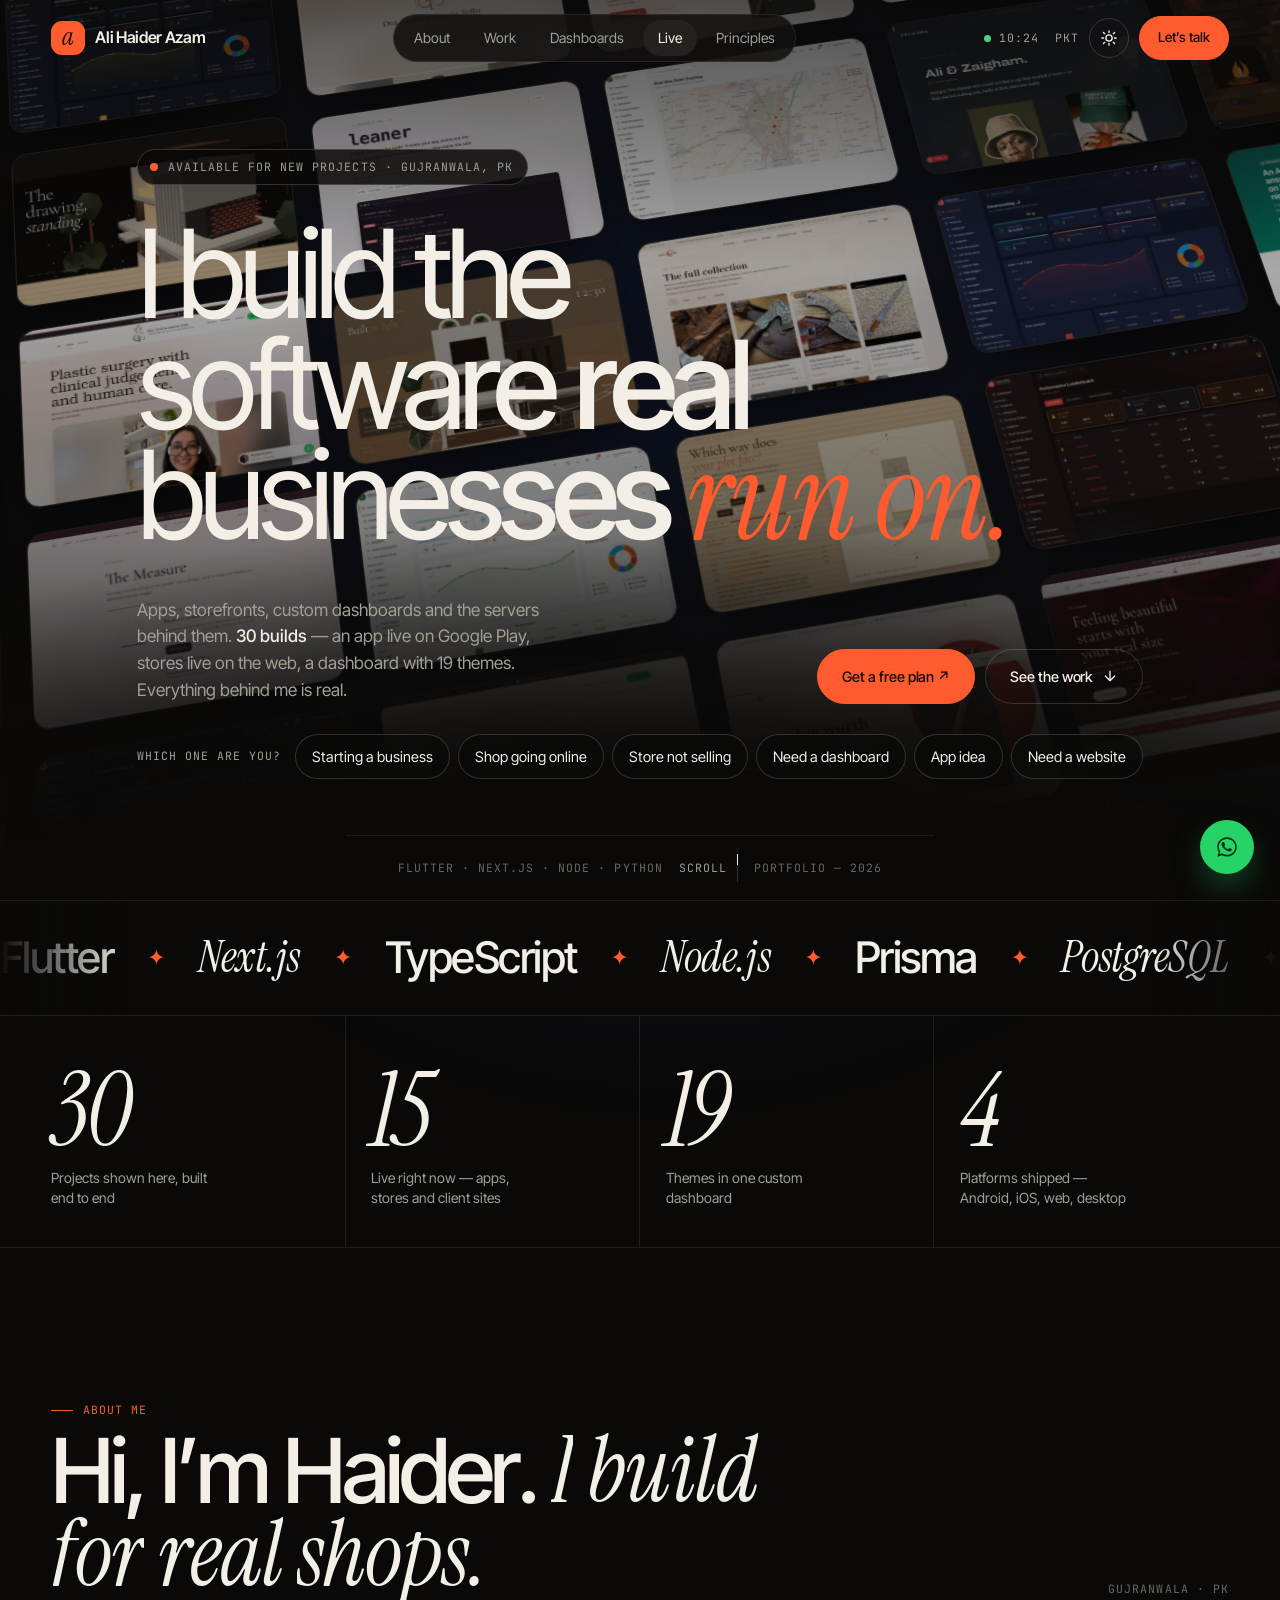
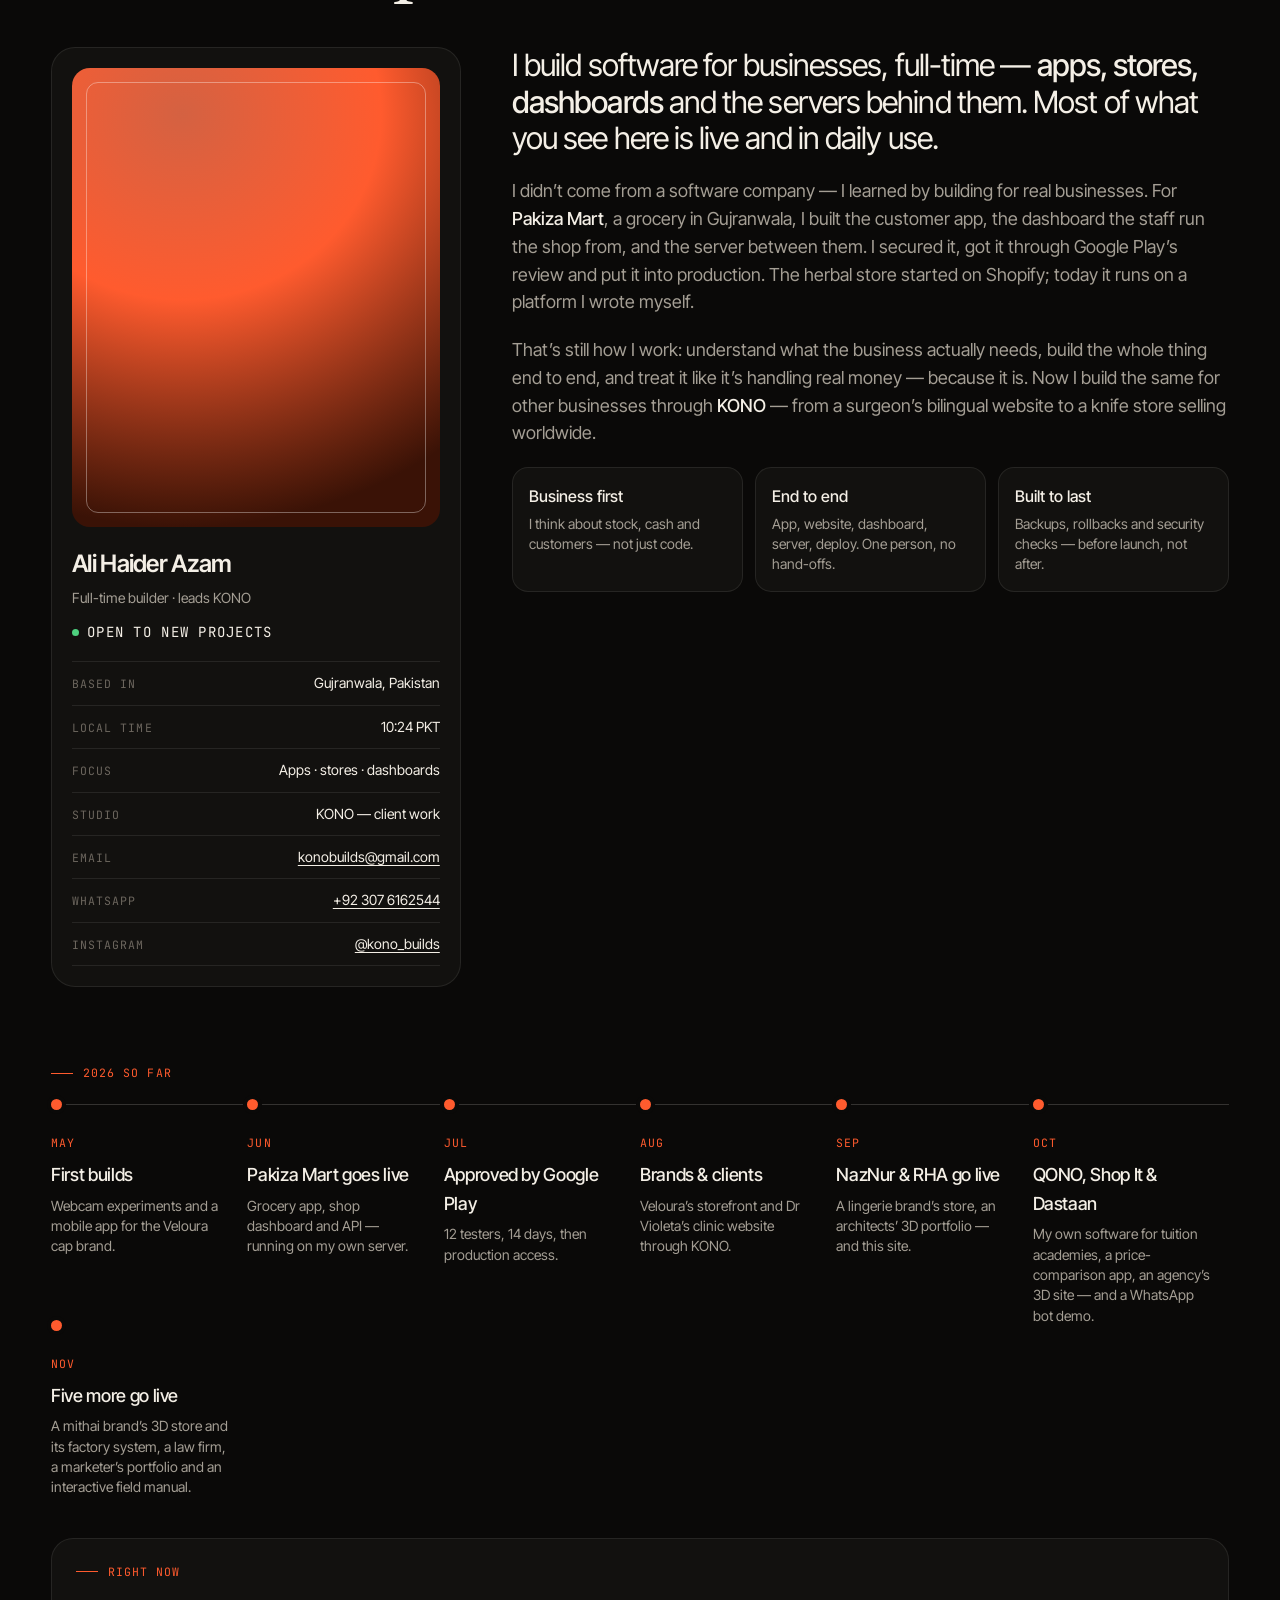
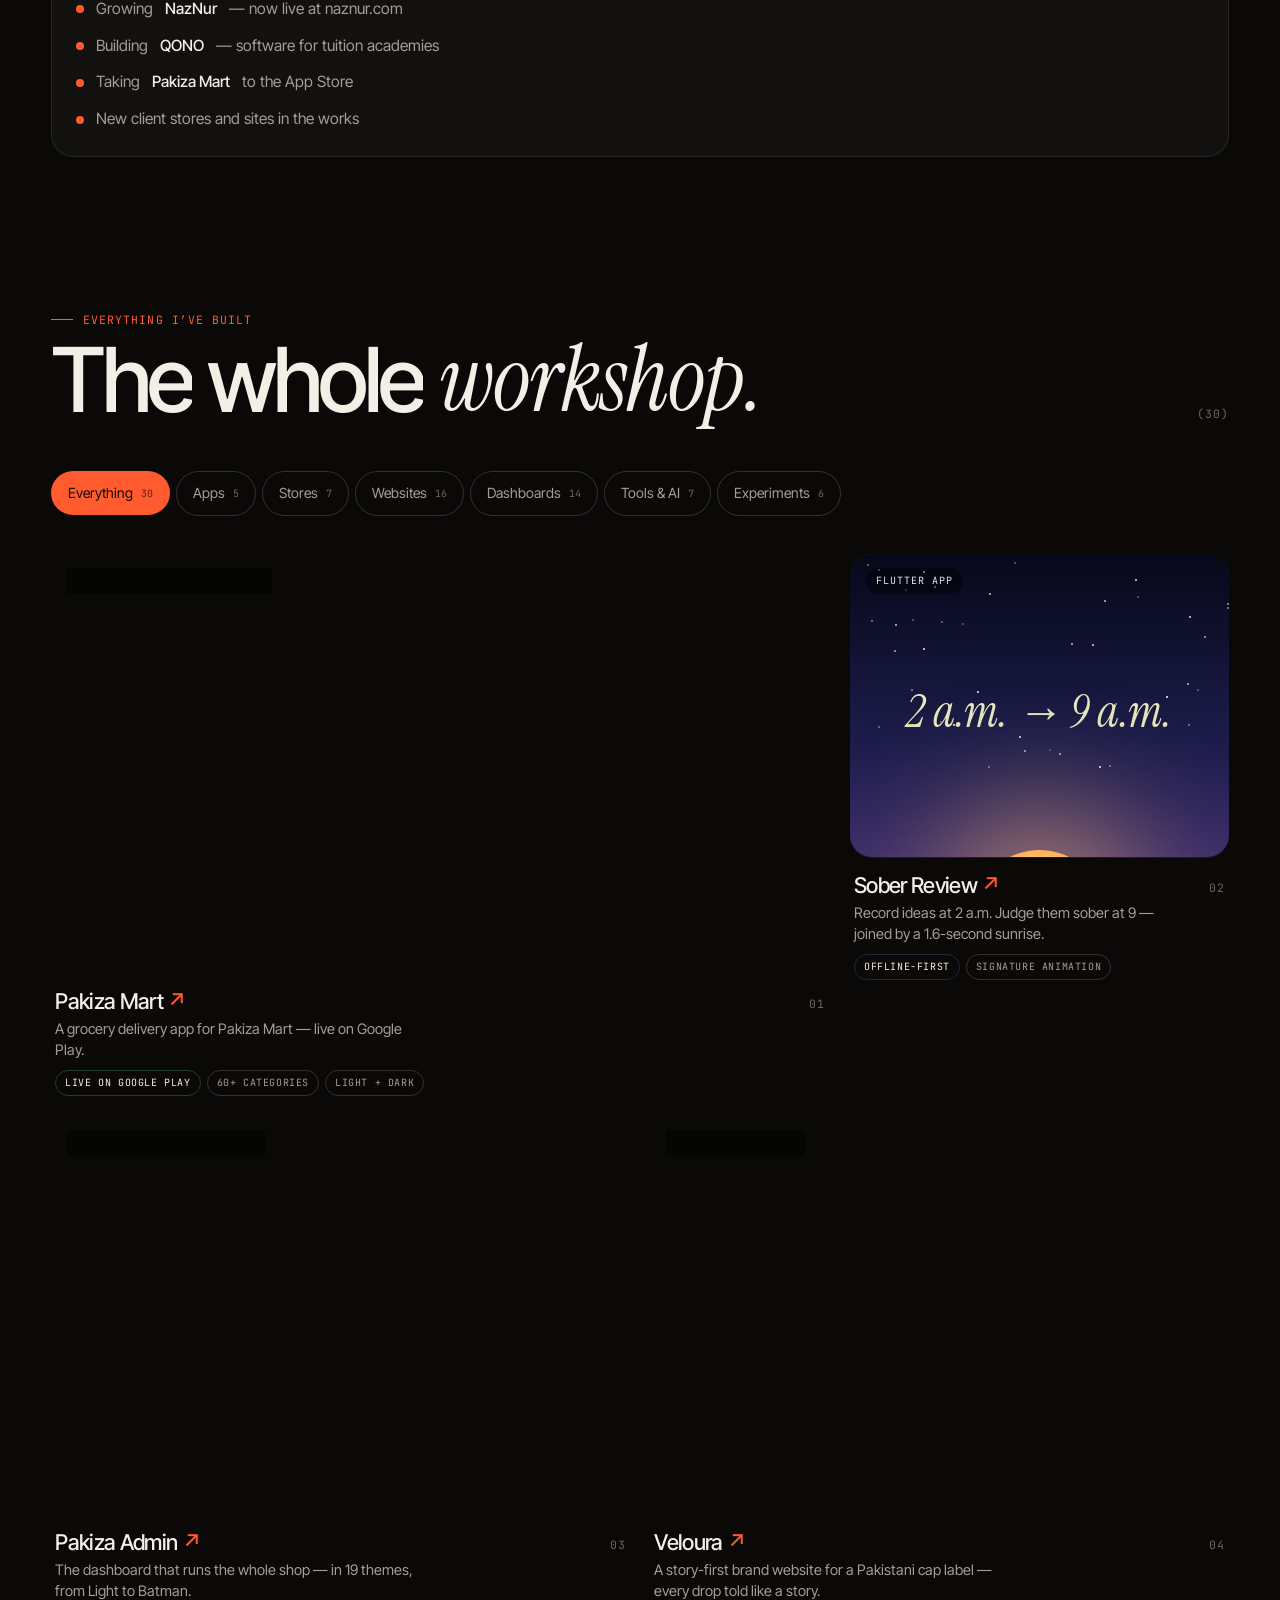
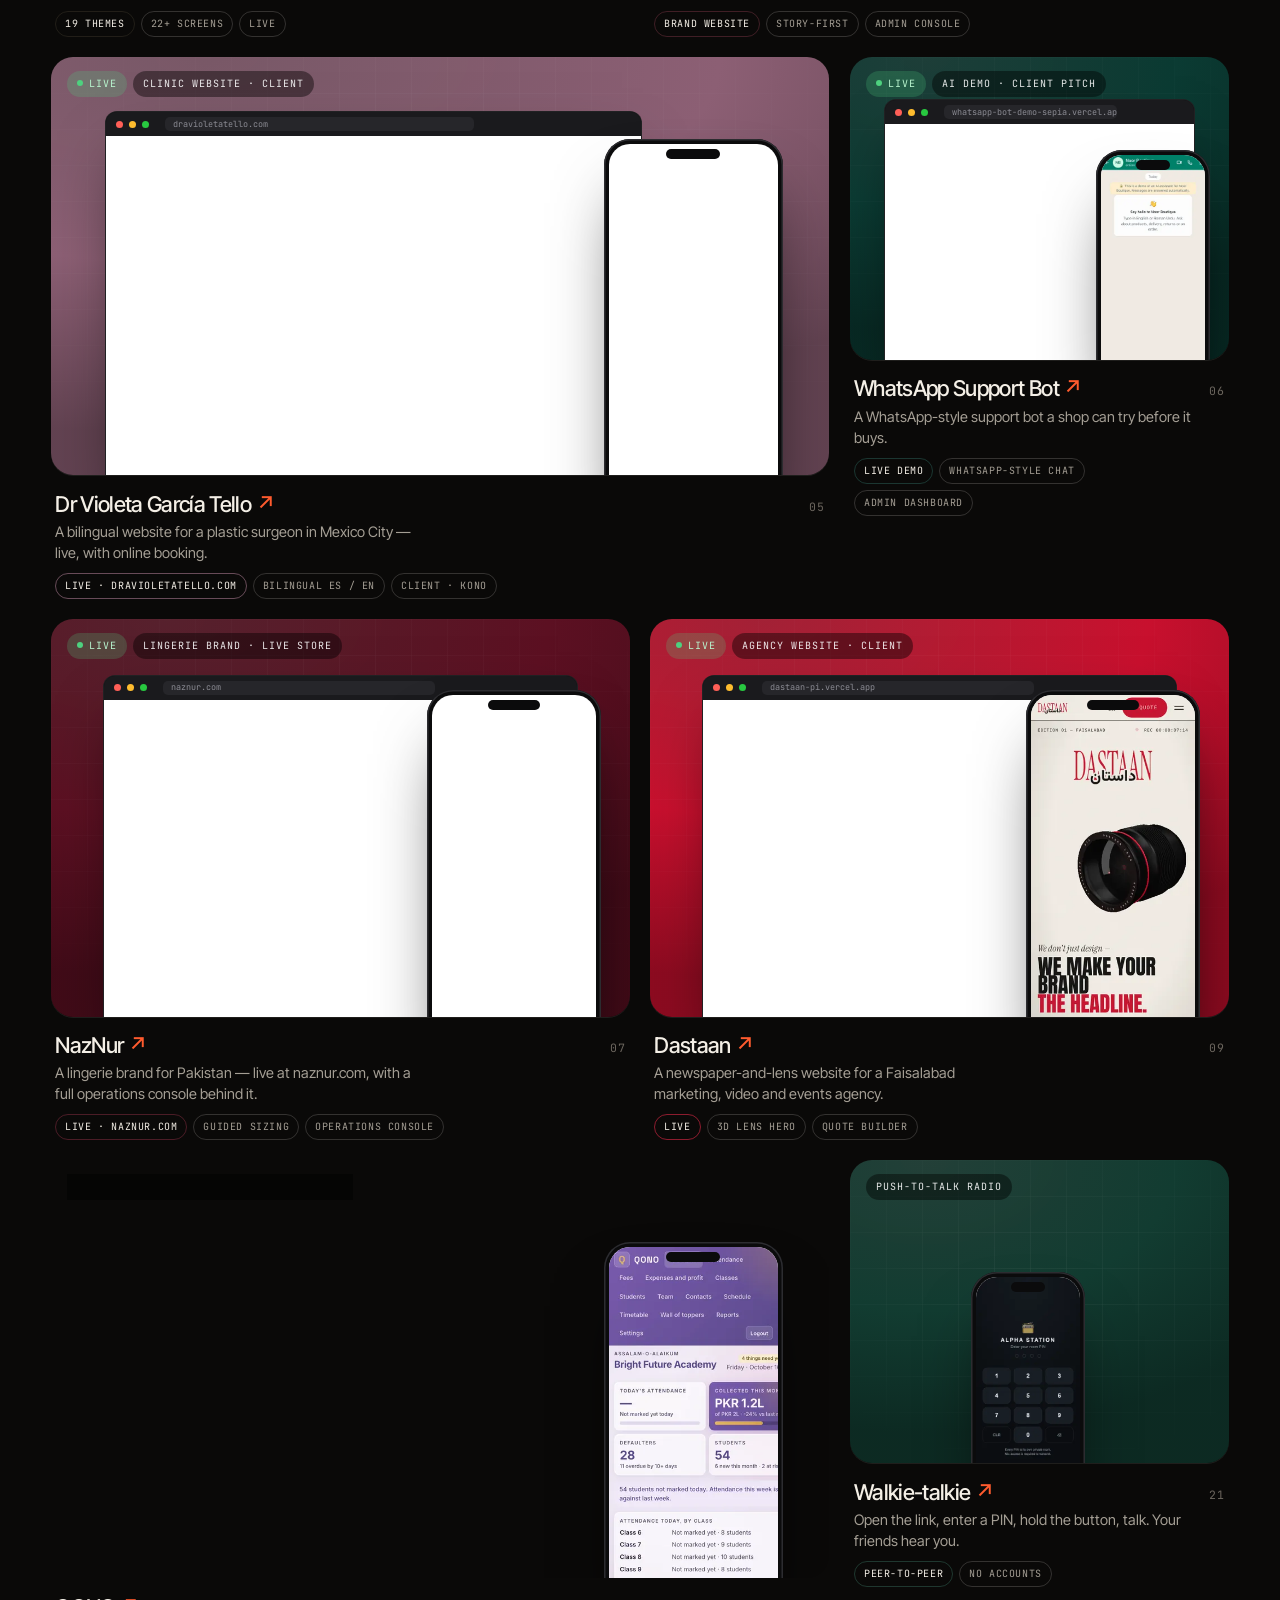
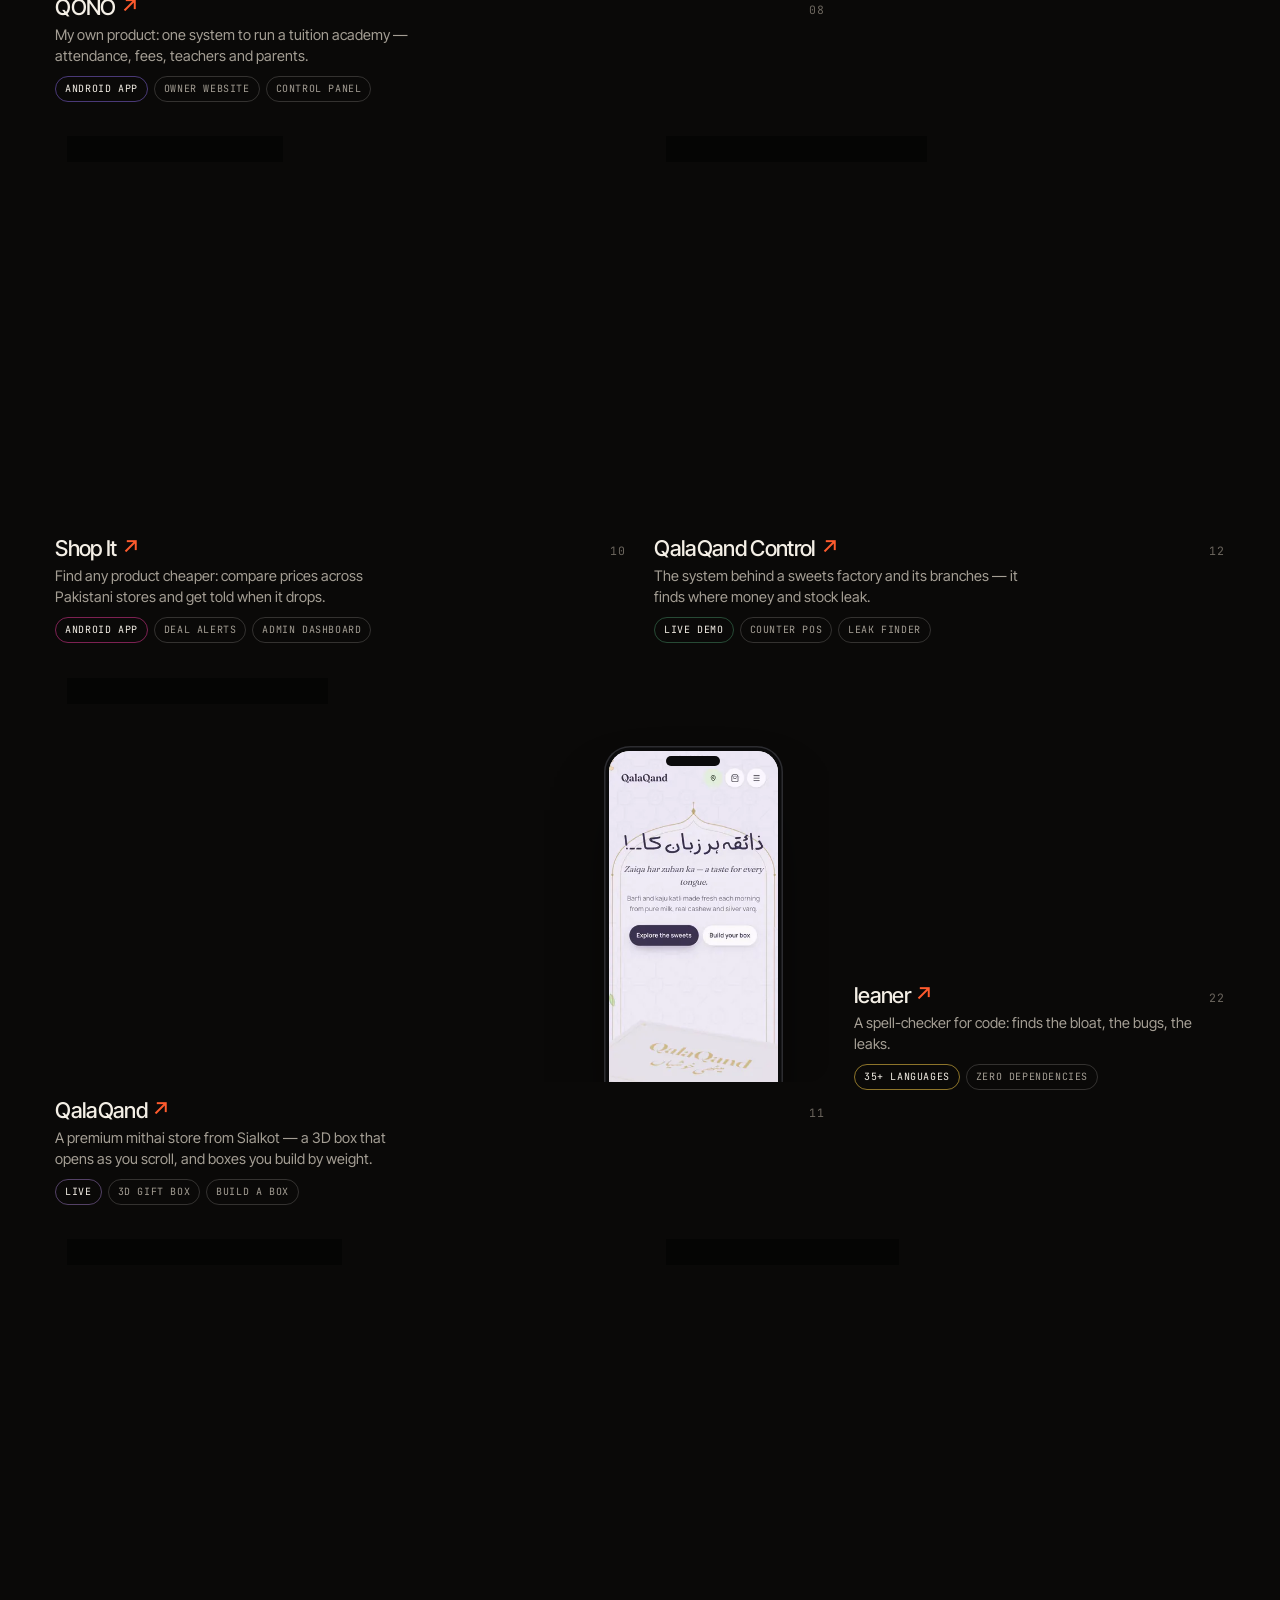
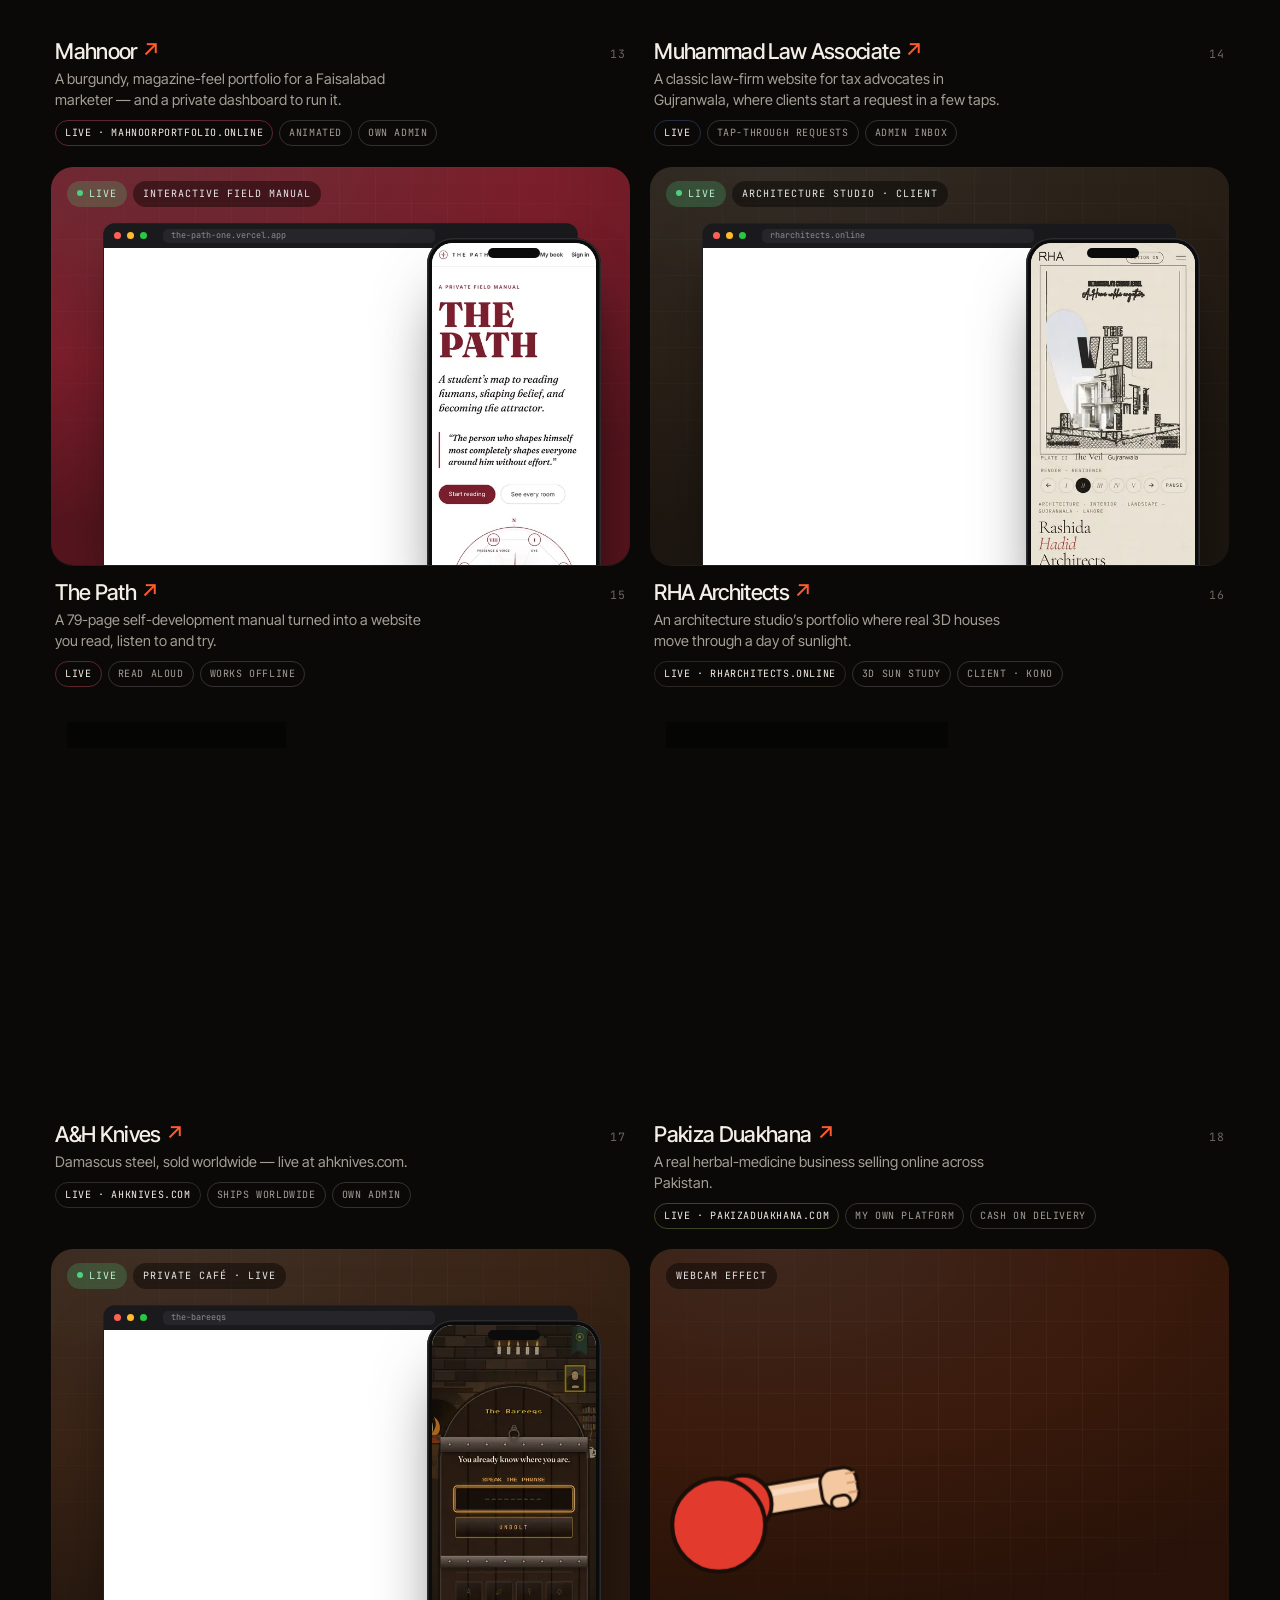
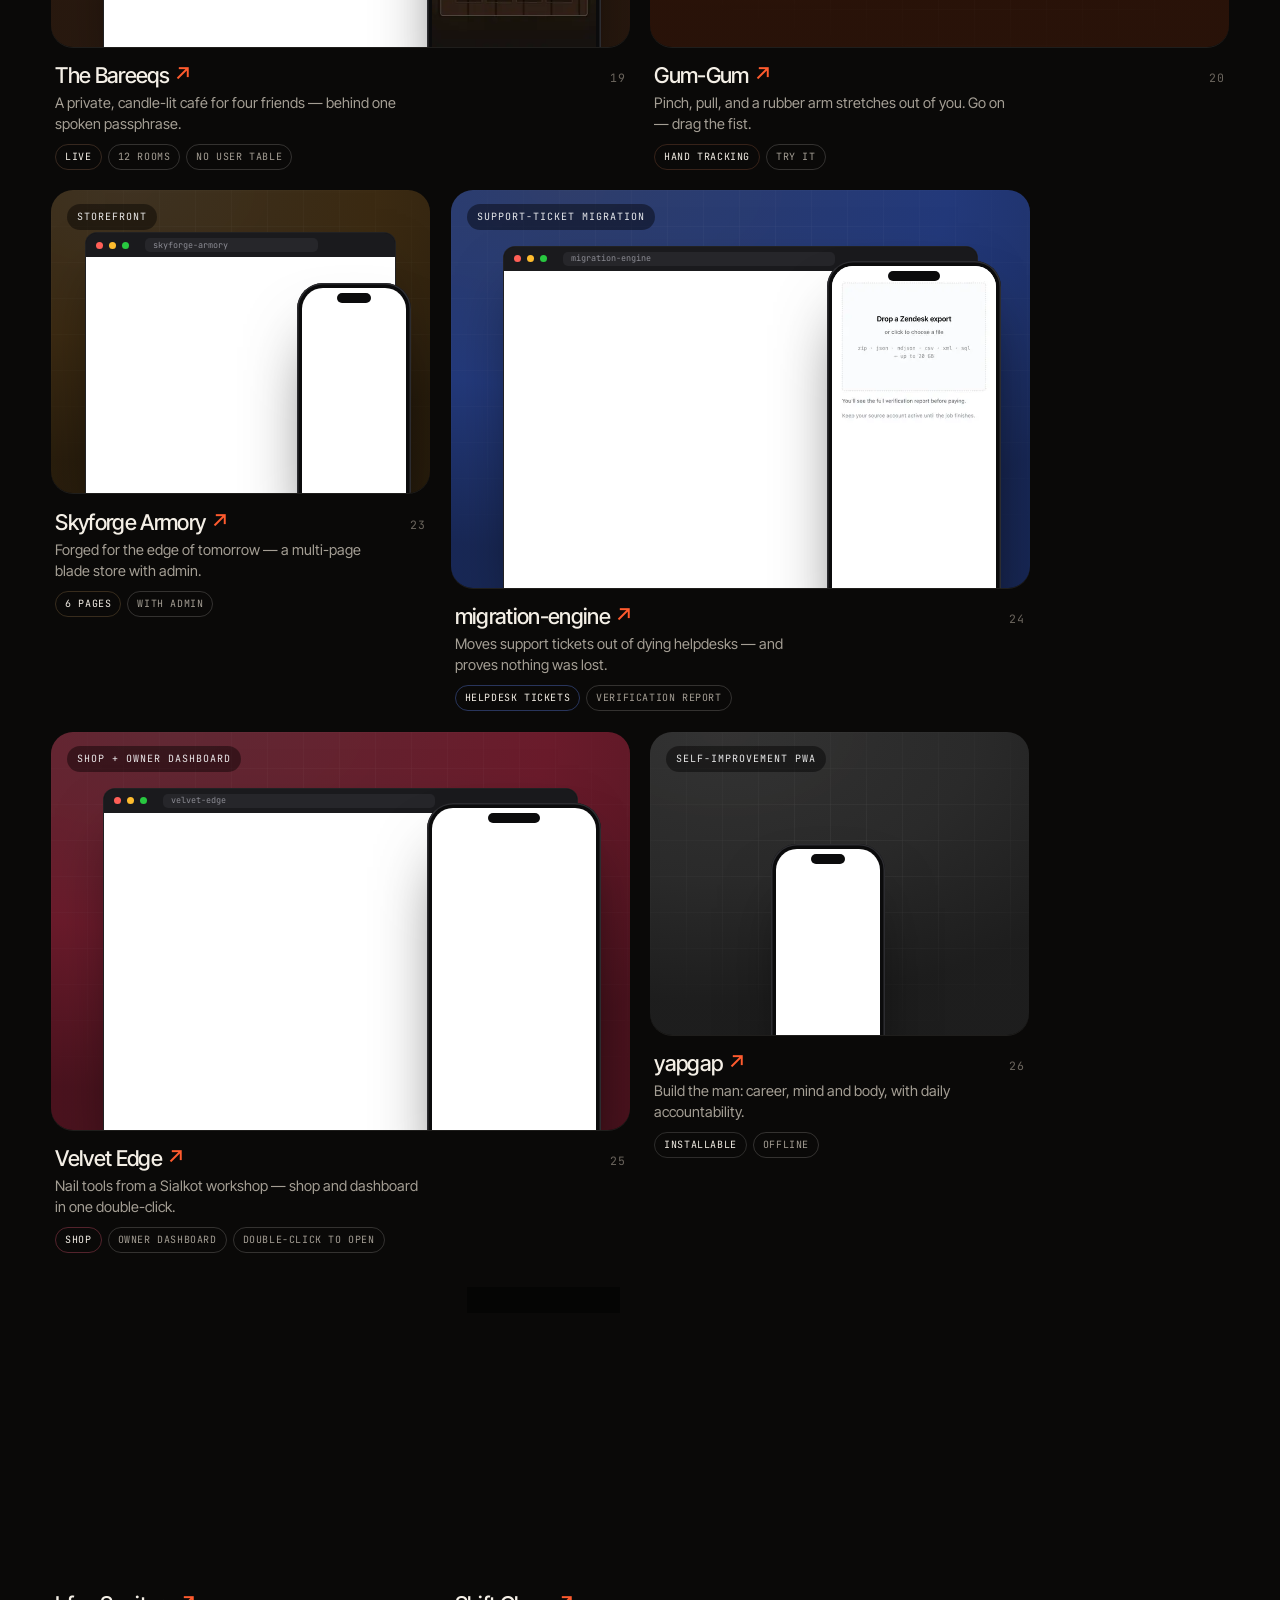
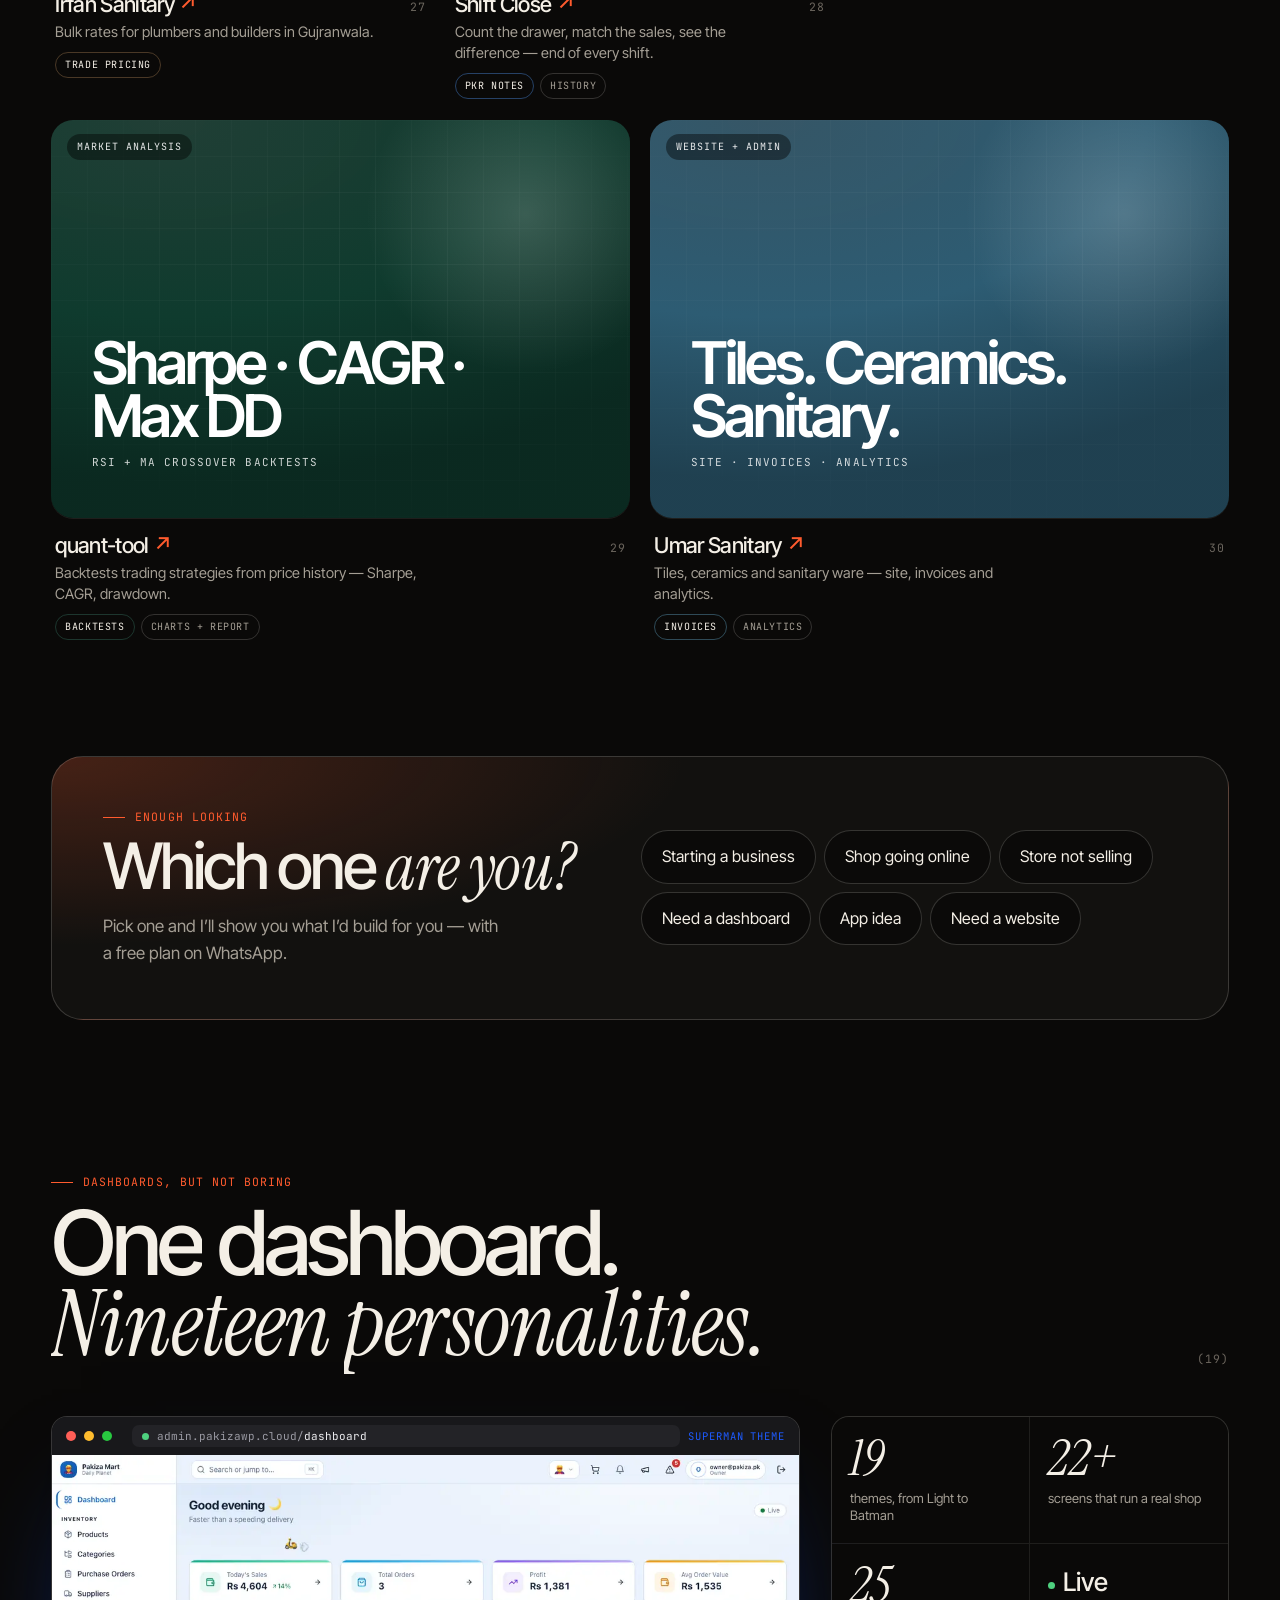
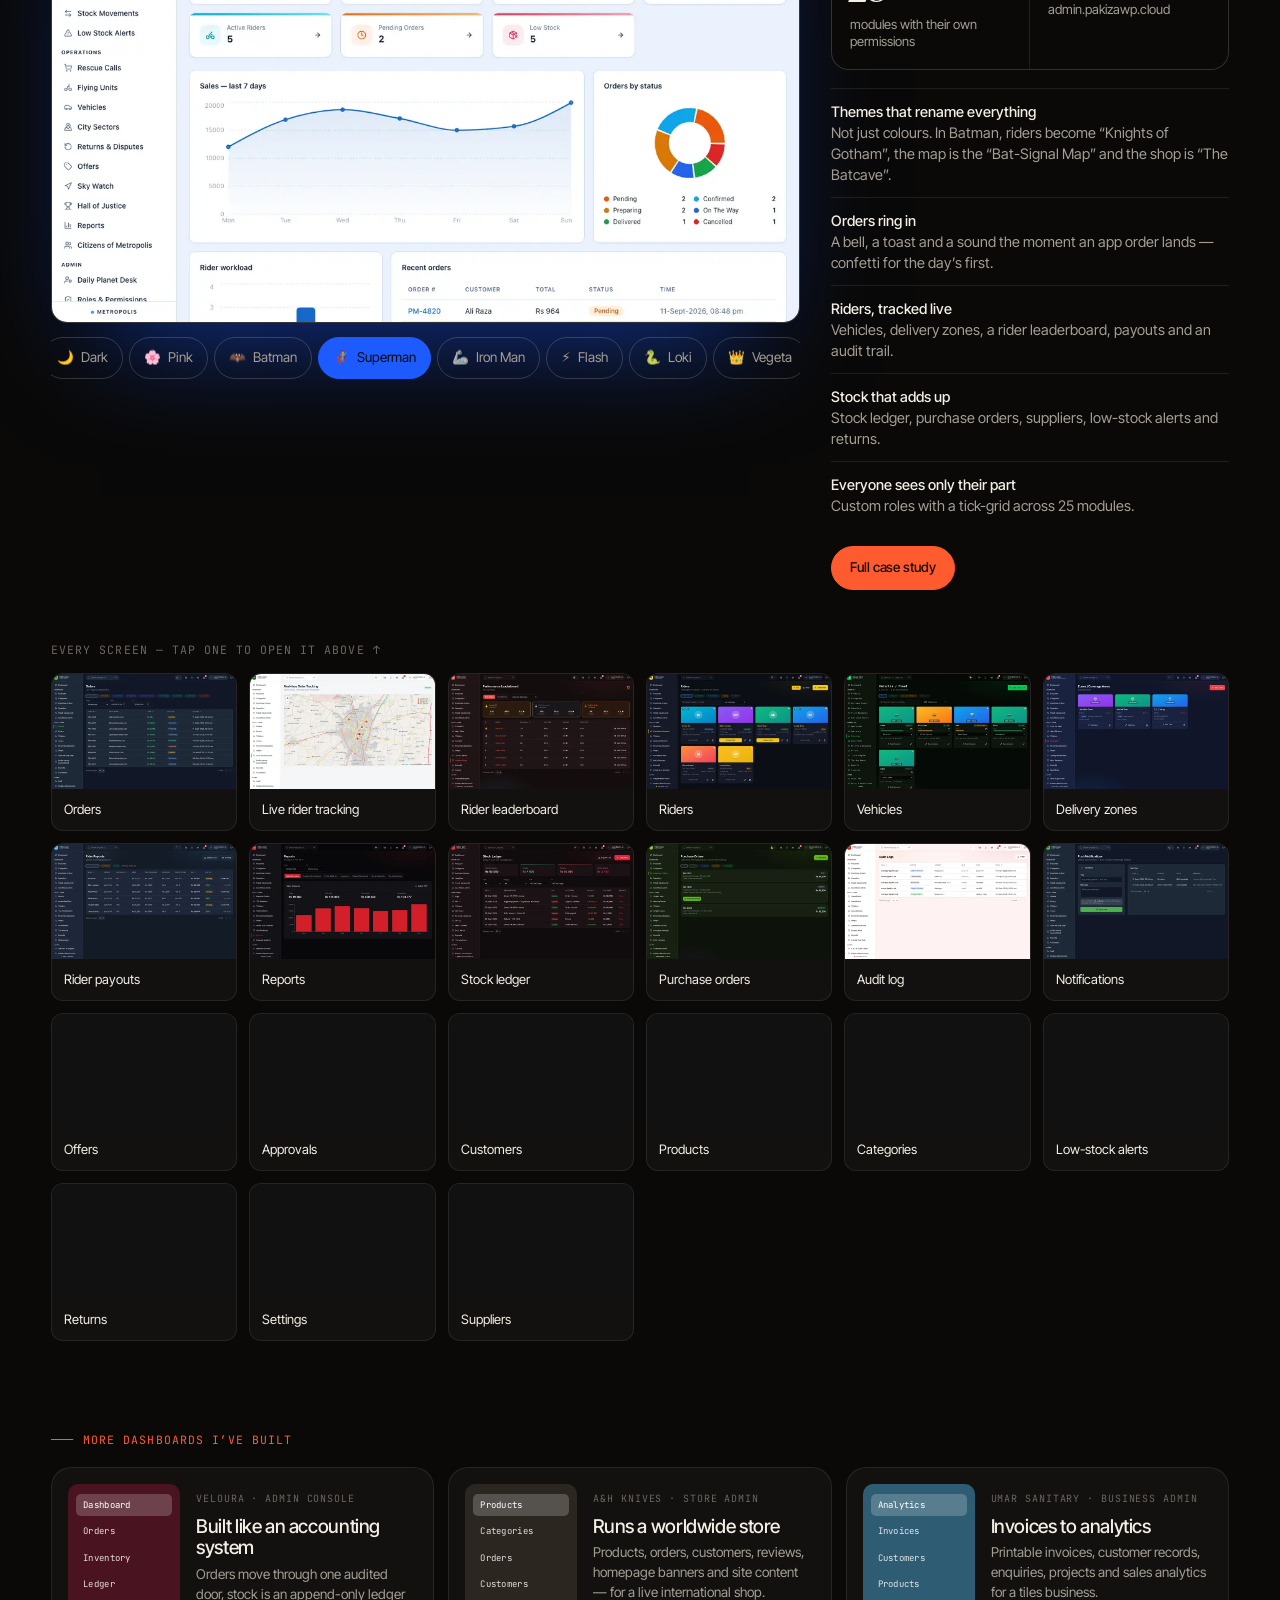
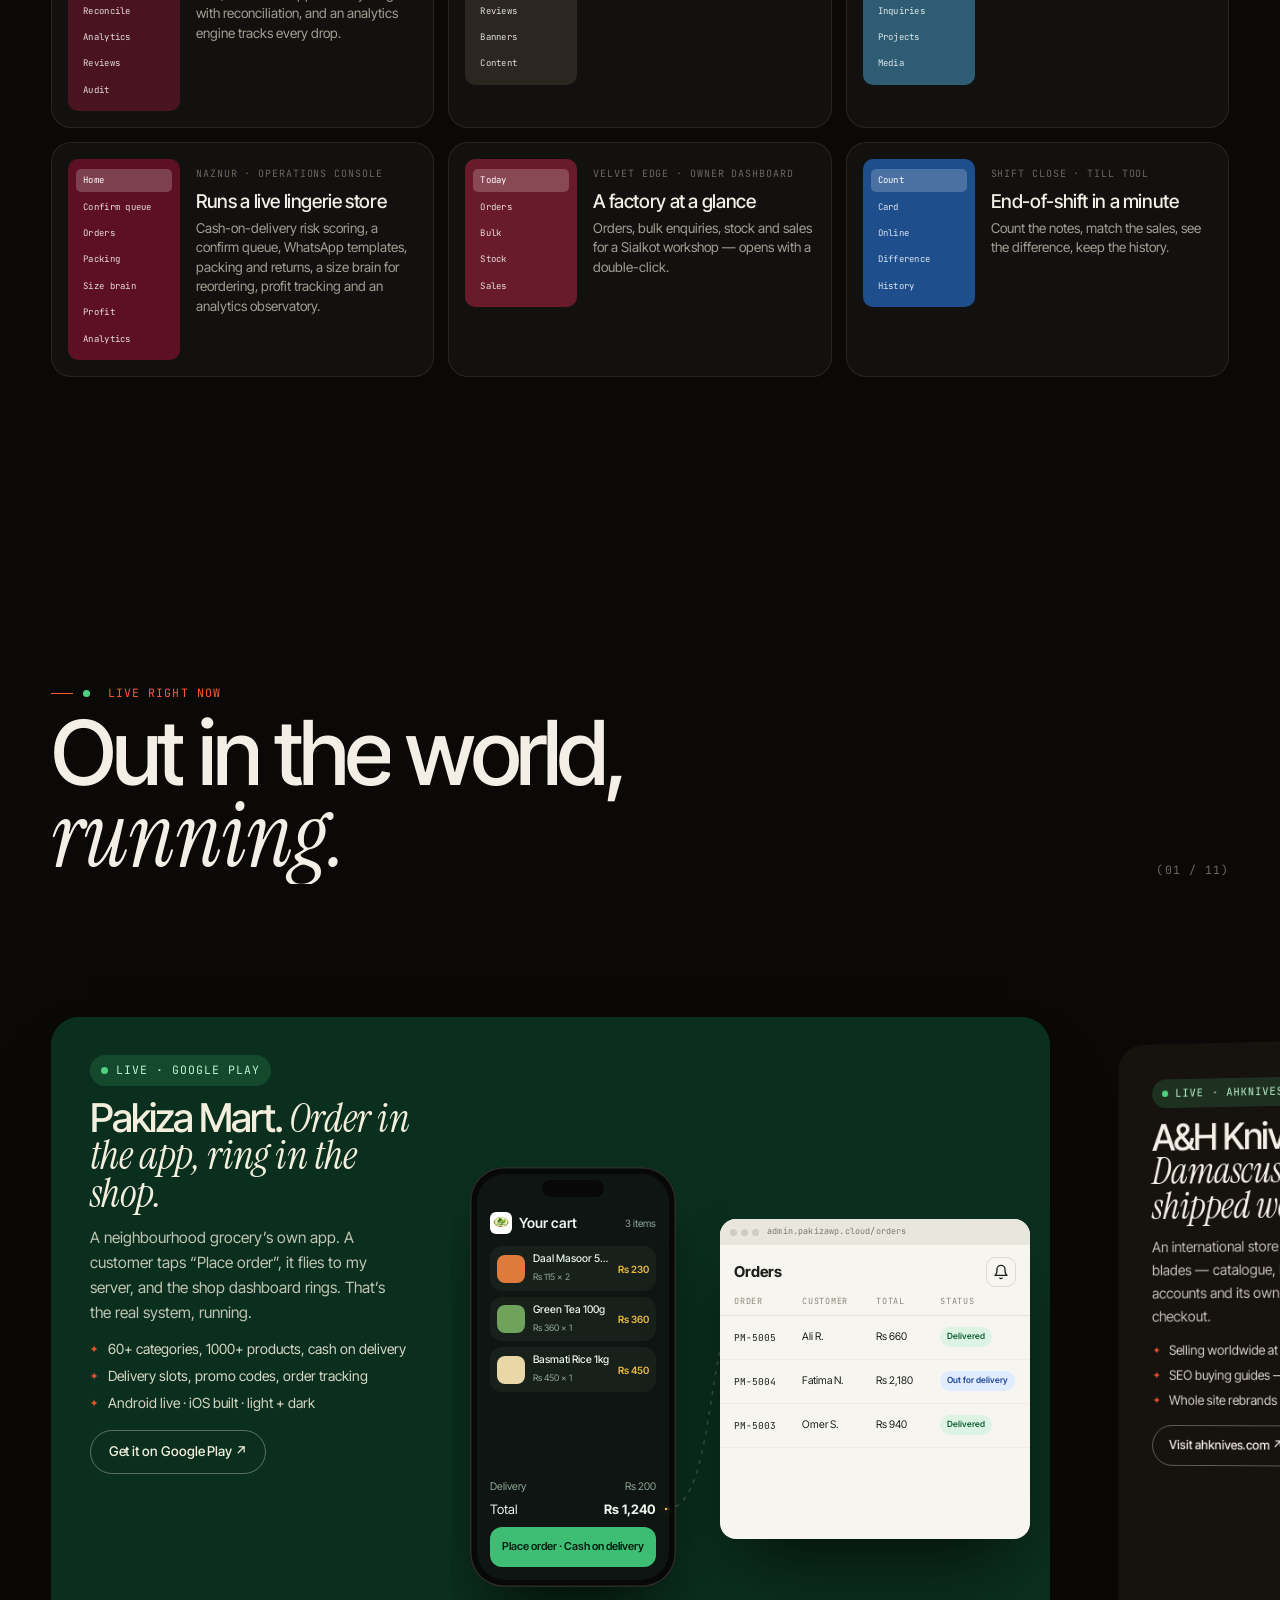
<file: index.html>
<!doctype html>
<html lang="en" data-theme="dark">
<head>
<meta charset="utf-8">
<meta name="viewport" content="width=device-width,initial-scale=1,viewport-fit=cover">
<title>Ali Haider Azam — App, Store &amp; Dashboard Developer, Pakistan</title>
<meta name="description" content="Ali Haider Azam (KONO) builds mobile apps, online stores, custom dashboards and websites for businesses in Pakistan and worldwide. 30 projects, many of them live.">
<meta name="robots" content="index, follow, max-image-preview:large">
<meta name="theme-color" content="#0A0908">
<meta property="og:type" content="website">
<meta property="og:title" content="Ali Haider Azam — App, Online Store &amp; Dashboard Developer">
<meta property="og:site_name" content="Ali Haider Azam · KONO">
<meta property="og:locale" content="en_US">
<meta property="og:description" content="Mobile apps, online stores, custom dashboards and websites — 30 projects, many of them live. Tell me what you need and get a free plan on WhatsApp.">
<meta property="og:url" content="https://haiderportfolio.online/">
<meta property="og:image" content="https://haiderportfolio.online/assets/og.jpg">
<meta property="og:image:width" content="1200">
<meta property="og:image:height" content="630">
<meta property="og:image:alt" content="Ali Haider Azam’s portfolio: “I build the software real businesses run on”">
<link rel="canonical" href="https://haiderportfolio.online/">
<meta name="twitter:card" content="summary_large_image">
<meta name="twitter:title" content="Ali Haider Azam — App, Online Store &amp; Dashboard Developer">
<meta name="twitter:description" content="Mobile apps, online stores, custom dashboards and websites — 30 projects, many of them live.">
<meta name="twitter:image" content="https://haiderportfolio.online/assets/og.jpg">
<link rel="apple-touch-icon" href="assets/icon-180.png">
<link rel="sitemap" type="application/xml" href="/sitemap.xml">
<!-- Structured data: written by seo-build.js from data.js — do not edit by hand -->
<!-- seo:jsonld:start -->
<script type="application/ld+json">
{"@context":"https://schema.org","@graph":[{"@type":"Person","@id":"https://haiderportfolio.online/#haider","name":"Ali Haider Azam","alternateName":"Haider","jobTitle":"Software developer","description":"Builds mobile apps, online stores, custom dashboards and websites for businesses.","url":"https://haiderportfolio.online/","image":"https://haiderportfolio.online/assets/me.webp","email":"mailto:konobuilds@gmail.com","address":{"@type":"PostalAddress","addressLocality":"Gujranwala","addressRegion":"Punjab","addressCountry":"PK"},"sameAs":["https://www.instagram.com/kono_builds/"],"worksFor":{"@id":"https://haiderportfolio.online/#kono"},"knowsAbout":["Flutter","Next.js","Node.js","E-commerce","Admin dashboards","Mobile app development","Web development"]},{"@type":"ProfessionalService","@id":"https://haiderportfolio.online/#kono","name":"KONO","description":"Software studio led by Ali Haider Azam: mobile apps, online stores, custom dashboards, backend APIs and websites.","url":"https://haiderportfolio.online/","image":"https://haiderportfolio.online/assets/og.jpg","email":"konobuilds@gmail.com","telephone":"+923076162544","founder":{"@id":"https://haiderportfolio.online/#haider"},"address":{"@type":"PostalAddress","addressLocality":"Gujranwala","addressRegion":"Punjab","addressCountry":"PK"},"areaServed":[{"@type":"Country","name":"Pakistan"},"Worldwide"],"sameAs":["https://www.instagram.com/kono_builds/"],"hasOfferCatalog":{"@type":"OfferCatalog","name":"Services","itemListElement":[{"@type":"Offer","itemOffered":{"@type":"Service","name":"Mobile app development (Android and iOS)"}},{"@type":"Offer","itemOffered":{"@type":"Service","name":"E-commerce and online store development"}},{"@type":"Offer","itemOffered":{"@type":"Service","name":"Custom admin dashboards"}},{"@type":"Offer","itemOffered":{"@type":"Service","name":"Backend API development"}},{"@type":"Offer","itemOffered":{"@type":"Service","name":"Business websites"}},{"@type":"Offer","itemOffered":{"@type":"Service","name":"Deployment and hosting"}}]}},{"@type":"WebSite","@id":"https://haiderportfolio.online/#site","url":"https://haiderportfolio.online/","name":"Ali Haider Azam — Portfolio","inLanguage":"en","publisher":{"@id":"https://haiderportfolio.online/#haider"}},{"@type":"ItemList","@id":"https://haiderportfolio.online/#work","name":"Projects by Ali Haider Azam","numberOfItems":30,"itemListElement":[{"@type":"ListItem","position":1,"item":{"@type":"CreativeWork","name":"Pakiza Mart","description":"A full grocery delivery app for Pakiza Mart, a neighbourhood grocery in Gujranwala. Customers browse 60+ categories, search, add to cart and order for delivery with cash on delivery. One backend feeds the app and the shop dashboard.","creator":{"@id":"https://haiderportfolio.online/#haider"},"keywords":"Flutter, Dart, Provider, Firebase, Secure storage","url":"https://play.google.com/store/apps/details?id=com.pakizamart.pakiza_mart"}},{"@type":"ListItem","position":2,"item":{"@type":"CreativeWork","name":"Sober Review","description":"An idea vault built around one feeling: night-brain genius versus morning-brain honesty. Recording happens in a glowing night of stars and glass; reviewing happens in harsh clinical morning light.","creator":{"@id":"https://haiderportfolio.online/#haider"},"keywords":"Flutter, Riverpod, sqflite, CustomPainter, Spring physics"}},{"@type":"ListItem","position":3,"item":{"@type":"CreativeWork","name":"Pakiza Admin","description":"Everything behind the grocery app: new orders ring in, riders are assigned and tracked live, stock and suppliers are managed, and every staff member only sees what their role allows. And because a dashboard you stare at all day shouldn’t be boring, it ships with 19 themes.","creator":{"@id":"https://haiderportfolio.online/#haider"},"keywords":"Next.js, TypeScript, TanStack Query, Node + Express, Prisma, Docker, Kamal"}},{"@type":"ListItem","position":4,"item":{"@type":"CreativeWork","name":"Veloura","description":"Veloura is a two-person headwear brand. The website sells the story before the cap: who made it, why, and how — then a shop and product pages that feel like the brand. Behind it sits an admin console built to accounting standards.","creator":{"@id":"https://haiderportfolio.online/#haider"},"keywords":"Next.js 15, TypeScript, Prisma, PostgreSQL, Redis, Tailwind"}},{"@type":"ListItem","position":5,"item":{"@type":"CreativeWork","name":"Dr Violeta García Tello","description":"Client work through KONO: a calm, editorial site for a surgeon in Mexico City — Spanish and English, services, reviews and consultation booking — with a built-in CMS so the clinic can publish on its own.","creator":{"@id":"https://haiderportfolio.online/#haider"},"keywords":"Next.js 16, Payload CMS, PostgreSQL, Docker","url":"https://dravioletatello.com"}},{"@type":"ListItem","position":6,"item":{"@type":"CreativeWork","name":"WhatsApp Support Bot","description":"A working simulator built for a client pitch: chat with a boutique’s assistant in a WhatsApp-style window, watch the conversations land in an admin dashboard, and reconfigure the bot for any business. It is a demo, not connected to real WhatsApp.","creator":{"@id":"https://haiderportfolio.online/#haider"},"keywords":"Next.js 14, Prisma, PostgreSQL, Vercel, Claude API","url":"https://whatsapp-bot-demo-sepia.vercel.app/demo"}},{"@type":"ListItem","position":7,"item":{"@type":"CreativeWork","name":"NazNur","description":"Built from zero for the Pakistan market, where privacy matters: a storefront around sizing, gifting and discreet delivery, and behind it a console that runs the whole business — from confirming cash-on-delivery orders to tracking profit.","creator":{"@id":"https://haiderportfolio.online/#haider"},"keywords":"Next.js, React 19, TypeScript, PostgreSQL, Prisma, Redis, Docker","url":"https://naznur.com"}},{"@type":"ListItem","position":8,"item":{"@type":"CreativeWork","name":"QONO","description":"Small academy owners in Pakistan run everything from registers and WhatsApp. QONO puts it in one place: a phone app for the owner and teachers, a website for the desk, and a separate control panel where I run every academy on the platform. Built so the owner does as little as possible each day.","creator":{"@id":"https://haiderportfolio.online/#haider"},"keywords":"Flutter, Riverpod, Node + Express, TypeScript, Prisma, PostgreSQL, React"}},{"@type":"ListItem","position":9,"item":{"@type":"CreativeWork","name":"Dastaan","description":"Client work through KONO for Dastaan, an agency that shoots, edits and markets. The site opens on a 3D camera lens that turns as you scroll, then reads like a newspaper front page — and a six-question brief builder typesets the client’s own front page as they answer.","creator":{"@id":"https://haiderportfolio.online/#haider"},"keywords":"Next.js 16, React Three Fiber, TypeScript, Vercel","url":"https://dastaan-pi.vercel.app"}},{"@type":"ListItem","position":10,"item":{"@type":"CreativeWork","name":"Shop It","description":"Scan or search a product and see every store’s price side by side, with delivery time and rating, plus a “lowest in 90 days” check. Save items and set price alerts. Behind it, an admin dashboard tracks deals, store scrapers, partners and affiliate revenue.","creator":{"@id":"https://haiderportfolio.online/#haider"},"keywords":"Flutter, Riverpod, Hive, Next.js 14, shadcn/ui"}},{"@type":"ListItem","position":11,"item":{"@type":"CreativeWork","name":"QalaQand","description":"Client work through KONO for QalaQand Sweets. The site opens on a 3D gift box behind a gold Mughal gate, with the brand’s own Urdu lettering — “Zaiqa har zuban ka”. Customers build a box by weight, design a gift box in five steps, or book sweets for weddings and events. The owner edits prices and products from an admin.","creator":{"@id":"https://haiderportfolio.online/#haider"},"keywords":"Next.js 16, Payload CMS, PostgreSQL, React Three Fiber, GSAP, Vercel","url":"https://qalaqand.vercel.app"}},{"@type":"ListItem","position":12,"item":{"@type":"CreativeWork","name":"QalaQand Control","description":"Built for QalaQand Sweets to grow and open more branches. Every kilo is followed from the factory to each branch counter, and the numbers check themselves: it flags missing cash, transit losses, wastage and slow payments, opens tasks on its own, and closes them when the numbers are fixed.","creator":{"@id":"https://haiderportfolio.online/#haider"},"keywords":"HTML, CSS, JavaScript, Vercel","url":"https://qalaqand-control.vercel.app"}},{"@type":"ListItem","position":13,"item":{"@type":"CreativeWork","name":"Mahnoor","description":"Client work through KONO for Mahnoor, a marketer and brand ambassador in Faisalabad. Her campaigns, events and content play as video on the work pages; every service ends in “send a query” on WhatsApp, with no prices. Behind it, her own admin edits the site and collects every query.","creator":{"@id":"https://haiderportfolio.online/#haider"},"keywords":"Next.js 16, GSAP, Lenis, Tailwind v4, Docker, Cloudflare","url":"https://mahnoorportfolio.online"}},{"@type":"ListItem","position":14,"item":{"@type":"CreativeWork","name":"Muhammad Law Associate","description":"Client work through KONO for a tax and corporate law practice in Model Town, Gujranwala. Instead of long service pages, a client picks a service, answers a few taps, and the request goes to the firm on WhatsApp and into an admin inbox. Insights, videos and a gallery are edited from the admin.","creator":{"@id":"https://haiderportfolio.online/#haider"},"keywords":"Next.js 16, Tailwind v4, Motion, PostgreSQL, Vercel","url":"https://muhammad-law.vercel.app"}},{"@type":"ListItem","position":15,"item":{"@type":"CreativeWork","name":"The Path","description":"A field manual about becoming someone people are drawn to, built as a quiet white-and-burgundy reading site. Each chapter has drawn avatars of the people it quotes, a Listen button, and one thing to try. Ideas connect in an interactive web, habits go on a rhythm grid, and it keeps working offline.","creator":{"@id":"https://haiderportfolio.online/#haider"},"keywords":"Next.js 16, PostgreSQL, Drizzle, GSAP, PWA, Vercel","url":"https://the-path-one.vercel.app"}},{"@type":"ListItem","position":16,"item":{"@type":"CreativeWork","name":"RHA Architects","description":"Client work through KONO for Rashida Hadid Architects, Gujranwala and Lahore. Instead of a photo gallery, the studio’s buildings are drawn in 3D and lit by a real sun path as you scroll — and a free tool tells visitors which way their own plot faces the light.","creator":{"@id":"https://haiderportfolio.online/#haider"},"keywords":"three.js, GSAP, ScrollTrigger, nginx, Docker","url":"https://rharchitects.online"}},{"@type":"ListItem","position":17,"item":{"@type":"CreativeWork","name":"A&H Knives","description":"A premium, security-hardened storefront for knives, blades and swords, selling internationally. Headless Shopify handles card checkout; everything else — catalogue, guides, accounts and a full admin — is my own.","creator":{"@id":"https://haiderportfolio.online/#haider"},"keywords":"Next.js 16, TypeScript, Tailwind v4, Framer Motion, Prisma","url":"https://ahknives.com"}},{"@type":"ListItem","position":18,"item":{"@type":"CreativeWork","name":"Pakiza Duakhana","description":"A herbal store — honey, oils and traditional remedies from Hakeem Abdullah Gujjar — selling across Pakistan with cash on delivery. It started on Shopify; today it runs on my own commerce platform: storefront, categories, guest checkout, blog and an analytics admin.","creator":{"@id":"https://haiderportfolio.online/#haider"},"keywords":"Node, Express, PostgreSQL, Redis, Knex, EJS, Chart.js","url":"https://pakizaduakhana.com"}},{"@type":"ListItem","position":19,"item":{"@type":"CreativeWork","name":"The Bareeqs","description":"A cosy online hangout for four people: votes, a shared ledger, ludo, a library, achievements, a hall of fame. You get in by speaking the phrase — no signup, no email, no user table.","creator":{"@id":"https://haiderportfolio.online/#haider"},"keywords":"Next.js, SQLite, Security"}},{"@type":"ListItem","position":20,"item":{"@type":"CreativeWork","name":"Gum-Gum","description":"Pinch your thumb and fingertip, drag your hand away, and a rubbery limb stretches from a frozen anchor to your live pinch point. Release and it snaps back with elastic overshoot — Luffy’s Gomu Gomu, in real time.","creator":{"@id":"https://haiderportfolio.online/#haider"},"keywords":"Python, OpenCV, MediaPipe"}},{"@type":"ListItem","position":21,"item":{"@type":"CreativeWork","name":"Walkie-talkie","description":"Browser-based push-to-talk for up to five people. Voice goes peer-to-peer over WebRTC and never touches the server — no accounts, no database, no per-minute bills.","creator":{"@id":"https://haiderportfolio.online/#haider"},"keywords":"WebRTC, Node, Docker"}},{"@type":"ListItem","position":22,"item":{"@type":"CreativeWork","name":"leaner","description":"One Python file with no dependencies. Point it at a project and it flags bloated, buggy and leaky code, then tidies it — built so people who code with AI can keep their projects clean.","creator":{"@id":"https://haiderportfolio.online/#haider"},"keywords":"Python, Static analysis"}},{"@type":"ListItem","position":23,"item":{"@type":"CreativeWork","name":"Skyforge Armory","description":"A dark, cinematic multi-page storefront — home, shop, product, about, contact — plus an admin page, built with plain HTML, CSS and JavaScript.","creator":{"@id":"https://haiderportfolio.online/#haider"},"keywords":"HTML, CSS, JavaScript"}},{"@type":"ListItem","position":24,"item":{"@type":"CreativeWork","name":"migration-engine","description":"An engine for moving data out of SaaS tools that are shutting down. The first pack moves helpdesk tickets from a real, deliberately messy Zendesk export. The product isn’t the transfer — it’s the verification report.","creator":{"@id":"https://haiderportfolio.online/#haider"},"keywords":"Node 22, TypeScript, PostgreSQL, Redis"}},{"@type":"ListItem","position":25,"item":{"@type":"CreativeWork","name":"Velvet Edge","description":"A clickable shop and owner control panel for a manufacturer, deliberately packaged so the client opens a single file with a double-click — no internet, no install, no server.","creator":{"@id":"https://haiderportfolio.online/#haider"},"keywords":"HTML, CSS, JavaScript, Node"}},{"@type":"ListItem","position":26,"item":{"@type":"CreativeWork","name":"yapgap","description":"An installable app with four pillars — Forge (motivation with an intensity dial), Taste, Read and Body. Runs with zero dependencies on Node’s built-in server and SQLite, and works offline.","creator":{"@id":"https://haiderportfolio.online/#haider"},"keywords":"Node, SQLite, PWA, Capacitor"}},{"@type":"ListItem","position":27,"item":{"@type":"CreativeWork","name":"Irfan Sanitary","description":"A prototype for a sanitary-ware business: product range, bulk quotes for contractors, and a clear path to “send the list, get a quote”.","creator":{"@id":"https://haiderportfolio.online/#haider"},"keywords":"HTML, CSS, JavaScript"}},{"@type":"ListItem","position":28,"item":{"@type":"CreativeWork","name":"Shift Close","description":"A single-page tool for shops: enter note and coin counts, card and online totals, and it reconciles the shift and keeps the history.","creator":{"@id":"https://haiderportfolio.online/#haider"},"keywords":"HTML, JavaScript"}},{"@type":"ListItem","position":29,"item":{"@type":"CreativeWork","name":"quant-tool","description":"Point it at a CSV of historical prices and it computes returns, volatility, correlation, an RSI mean-reversion backtest and a moving-average crossover backtest — then writes charts and a report. Analysis of the past, not advice.","creator":{"@id":"https://haiderportfolio.online/#haider"},"keywords":"Python, Pandas, Matplotlib"}},{"@type":"ListItem","position":30,"item":{"@type":"CreativeWork","name":"Umar Sanitary","description":"A product site for a sanitary-ware business — tiles by size, ceramics, sanitary, projects — with an admin for products, customers, invoices, enquiries and sales analytics.","creator":{"@id":"https://haiderportfolio.online/#haider"},"keywords":"Next.js, TypeScript, Prisma, Cloudinary"}}]}]}
</script>
<!-- seo:jsonld:end -->
<link rel="icon" href="data:image/svg+xml,%3Csvg xmlns='http://www.w3.org/2000/svg' viewBox='0 0 64 64'%3E%3Crect width='64' height='64' rx='16' fill='%23FF5B2E'/%3E%3Ctext x='32' y='46' font-family='Georgia,serif' font-style='italic' font-size='44' text-anchor='middle' fill='%23140A05'%3Ea%3C/text%3E%3C/svg%3E">
<script>
  // Before first paint: restore saved theme and flag that JS is running (turns animations on).
  (function () {
    var d = document.documentElement, t = null;
    try { t = localStorage.getItem('theme'); } catch (e) {}
    if (t === 'light' || t === 'dark') d.setAttribute('data-theme', t);
    d.classList.add('js');
  })();
</script>
<link rel="preconnect" href="https://fonts.googleapis.com">
<link rel="preconnect" href="https://fonts.gstatic.com" crossorigin>
<link href="https://fonts.googleapis.com/css2?family=Instrument+Serif:ital@0;1&family=Inter+Tight:wght@300..800&family=JetBrains+Mono:wght@400;500&display=swap" rel="stylesheet">
<!-- ?v= numbers force browsers to fetch fresh files after an update; bump them when you change a file -->
<link rel="stylesheet" href="styles.css?v=17">
</head>
<body>

<div class="loader" id="loader" aria-hidden="true">
  <div class="loader__meta mono"><span>Ali Haider Azam · KONO</span><span>Portfolio © 2026</span></div>
  <div class="loader__name" id="loaderName">Ali Haider Azam</div>
  <div class="loader__bar"><i id="loaderBar"></i></div>
  <div class="loader__count" id="loaderCount">00</div>
</div>

<div class="progress" id="progress" aria-hidden="true"></div>
<div class="cursor" id="cursor" aria-hidden="true"><span class="cursor__label" id="cursorLabel"></span></div>
<div class="ambient" aria-hidden="true"></div>

<!-- ============ NAV ============ -->
<header class="nav" id="nav">
  <a href="#top" class="nav__brand" aria-label="Ali Haider Azam — back to top">
    <span class="nav__mark serif" aria-hidden="true">a</span>
    <span class="nav__name">Ali Haider Azam</span>
  </a>
  <nav class="nav__links" aria-label="Primary">
    <a href="#about">About</a>
    <a href="#work">Work</a>
    <a href="#dashboards">Dashboards</a>
    <a href="#live">Live</a>
    <a href="#principles">Principles</a>
  </nav>
  <div class="nav__right">
    <span class="nav__clock mono" title="My local time in Gujranwala"><i class="dot"></i><span data-clock>--:--</span>&nbsp;PKT</span>
    <button class="icon-btn" id="themeBtn" type="button" aria-label="Switch between light and dark theme">
      <svg class="i-sun" viewBox="0 0 24 24" width="18" height="18" fill="none" stroke="currentColor" stroke-width="1.8" stroke-linecap="round"><circle cx="12" cy="12" r="4.2"/><path d="M12 2.5v2.2M12 19.3v2.2M4.6 4.6l1.6 1.6M17.8 17.8l1.6 1.6M2.5 12h2.2M19.3 12h2.2M4.6 19.4l1.6-1.6M17.8 6.2l1.6-1.6"/></svg>
      <svg class="i-moon" viewBox="0 0 24 24" width="18" height="18" fill="none" stroke="currentColor" stroke-width="1.8" stroke-linecap="round" stroke-linejoin="round"><path d="M20.5 14.2A8.5 8.5 0 1 1 9.8 3.5a6.8 6.8 0 0 0 10.7 10.7z"/></svg>
    </button>
    <button type="button" class="btn btn--sm btn--accent nav__cta" data-quiz data-magnetic>Let’s talk</button>
    <button class="icon-btn nav__menu" id="menuBtn" type="button" aria-label="Open menu" aria-expanded="false" aria-controls="menu"><span></span><span></span></button>
  </div>
</header>

<div class="menu" id="menu" aria-hidden="true">
  <nav class="menu__links" aria-label="Mobile">
    <a href="#about"><span class="mono">01</span>About</a>
    <a href="#work"><span class="mono">02</span>Work</a>
    <a href="#dashboards"><span class="mono">03</span>Dashboards</a>
    <a href="#live"><span class="mono">04</span>Live</a>
    <a href="#contact"><span class="mono">05</span>Contact</a>
  </nav>
  <p class="menu__foot mono">Gujranwala, Pakistan · <span data-clock>--:--</span> PKT</p>
</div>

<main>

<!-- ============ HERO ============ -->
<section class="hero" id="top">
  <div class="wall" id="wall" aria-hidden="true"></div>
  <div class="wrap hero__content">
    <p class="hero__kicker mono" data-hero style="--d:0"><span class="pulse"></span>Available for new projects · Gujranwala, PK</p>
    <h1 class="hero__title" aria-label="I build the software real businesses run on.">
      <span class="line" aria-hidden="true"><span class="w kin" style="--d:0">I</span> <span class="w kin" style="--d:1">build</span> <span class="w kin" style="--d:2">the</span></span>
      <span class="line" aria-hidden="true"><span class="w kin" style="--d:3">software</span> <span class="w kin" style="--d:4">real</span></span>
      <span class="line" aria-hidden="true"><span class="w kin" style="--d:5">businesses</span> <span class="w" style="--d:6"><em class="serif accent">run on.</em></span></span>
    </h1>
    <div class="hero__row">
      <p class="hero__sub" data-hero style="--d:6">Apps, storefronts, custom dashboards and the servers behind them. <b>30 builds</b> — an app live on Google Play, stores live on the web, a dashboard with 19 themes. Everything behind me is real.</p>
      <div class="hero__cta" data-hero style="--d:7">
        <button class="btn btn--accent" type="button" data-quiz data-magnetic>Get a free plan ↗</button>
        <a class="btn" href="#work" data-magnetic>See the work
          <svg viewBox="0 0 24 24" width="16" height="16" fill="none" stroke="currentColor" stroke-width="2" stroke-linecap="round" stroke-linejoin="round"><path d="M12 5v14M5 12l7 7 7-7"/></svg></a>
      </div>
    </div>
    <!-- "Which one are you?" — tapping one opens the matching offer (rendered from OFFERS in data.js) -->
    <div class="who who--hero" data-who data-hero style="--d:8">
      <span class="mono">Which one are you?</span>
      <div class="who__chips"></div>
    </div>
  </div>
  <div class="wrap hero__foot mono" data-hero style="--d:8">
    <span>Flutter · Next.js · Node · Python</span>
    <a href="#work" class="scrollcue">Scroll<span></span></a>
    <span>Portfolio — 2026</span>
  </div>
</section>

<!-- ============ MARQUEE ============ -->
<div class="marquee" role="img" aria-label="Technologies: Flutter, Next.js, TypeScript, Node.js, Prisma, PostgreSQL, Redis, Docker, Cloudflare R2, Shopify, Firebase, Python, OpenCV, MediaPipe">
  <div class="marquee__track" aria-hidden="true">
    <span>Flutter</span><i>✦</i><span class="serif">Next.js</span><i>✦</i><span>TypeScript</span><i>✦</i><span class="serif">Node.js</span><i>✦</i><span>Prisma</span><i>✦</i><span class="serif">PostgreSQL</span><i>✦</i><span>Redis</span><i>✦</i><span class="serif">Docker</span><i>✦</i><span>Cloudflare R2</span><i>✦</i><span class="serif">Shopify</span><i>✦</i><span>Firebase</span><i>✦</i><span class="serif">Python</span><i>✦</i><span>OpenCV</span><i>✦</i><span class="serif">MediaPipe</span><i>✦</i>
    <span>Flutter</span><i>✦</i><span class="serif">Next.js</span><i>✦</i><span>TypeScript</span><i>✦</i><span class="serif">Node.js</span><i>✦</i><span>Prisma</span><i>✦</i><span class="serif">PostgreSQL</span><i>✦</i><span>Redis</span><i>✦</i><span class="serif">Docker</span><i>✦</i><span>Cloudflare R2</span><i>✦</i><span class="serif">Shopify</span><i>✦</i><span>Firebase</span><i>✦</i><span class="serif">Python</span><i>✦</i><span>OpenCV</span><i>✦</i><span class="serif">MediaPipe</span><i>✦</i>
  </div>
</div>

<!-- ============ STATS ============ -->
<section class="wrap stats" aria-label="In numbers">
  <div class="stat" data-reveal style="--rd:0"><b><span data-count="30">0</span></b><span>Projects shown here, built end to end</span></div>
  <div class="stat" data-reveal style="--rd:1"><b><span data-count="15">0</span></b><span>Live right now — apps, stores and client sites</span></div>
  <div class="stat" data-reveal style="--rd:2"><b><span data-count="19">0</span></b><span>Themes in one custom dashboard</span></div>
  <div class="stat" data-reveal style="--rd:3"><b><span data-count="4">0</span></b><span>Platforms shipped — Android, iOS, web, desktop</span></div>
</section>

<!-- ============ ABOUT ME ============ -->
<section class="me" id="about">
  <div class="wrap">
    <header class="sec-head">
      <div>
        <p class="mono eyebrow">About me</p>
        <h2 data-split>Hi, I’m Haider. <em class="serif">I build for real shops.</em></h2>
      </div>
      <span class="sec-head__n mono">Gujranwala · PK</span>
    </header>

    <div class="me__grid">
      <aside class="me__card" data-reveal>
        <div class="me__portrait"><img src="assets/me.webp?v=4" alt="Ali Haider Azam" width="720" height="900" loading="lazy" decoding="async"><i class="me__ring" aria-hidden="true"></i></div>
        <div class="me__id">
          <b>Ali Haider Azam</b>
          <span>Full-time builder · leads KONO</span>
          <span class="mono"><span class="live-dot"></span>Open to new projects</span>
        </div>
        <ul class="me__facts">
          <li><span class="mono">Based in</span>Gujranwala, Pakistan</li>
          <li><span class="mono">Local time</span><span><span data-clock>--:--</span> PKT</span></li>
          <li><span class="mono">Focus</span>Apps · stores · dashboards</li>
          <li><span class="mono">Studio</span>KONO — client work</li>
          <li><span class="mono">Email</span><a href="mailto:konobuilds@gmail.com">konobuilds@gmail.com</a></li>
          <li><span class="mono">WhatsApp</span><a href="https://wa.me/923076162544" target="_blank" rel="noopener">+92 307 6162544</a></li>
          <li><span class="mono">Instagram</span><a href="https://instagram.com/kono_builds" target="_blank" rel="noopener">@kono_builds</a></li>
        </ul>
      </aside>

      <div class="me__story">
        <p class="me__lead" data-reveal>I build software for businesses, full-time — <b>apps, stores, dashboards</b> and the servers behind them. Most of what you see here is live and in daily use.</p>
        <p data-reveal>I didn’t come from a software company — I learned by building for real businesses. For <b>Pakiza Mart</b>, a grocery in Gujranwala, I built the customer app, the dashboard the staff run the shop from, and the server between them. I secured it, got it through Google Play’s review and put it into production. The herbal store started on Shopify; today it runs on a platform I wrote myself.</p>
        <p data-reveal>That’s still how I work: understand what the business actually needs, build the whole thing end to end, and treat it like it’s handling real money — because it is. Now I build the same for other businesses through <b>KONO</b> — from a surgeon’s bilingual website to a knife store selling worldwide.</p>
        <div class="me__values" data-reveal>
          <div><b>Business first</b><span>I think about stock, cash and customers — not just code.</span></div>
          <div><b>End to end</b><span>App, website, dashboard, server, deploy. One person, no hand-offs.</span></div>
          <div><b>Built to last</b><span>Backups, rollbacks and security checks — before launch, not after.</span></div>
        </div>
      </div>
    </div>

    <div class="me__time" data-reveal>
      <p class="mono eyebrow">2026 so far</p>
      <ol class="tl">
        <li><span class="mono">May</span><b>First builds</b><p>Webcam experiments and a mobile app for the Veloura cap brand.</p></li>
        <li><span class="mono">Jun</span><b>Pakiza Mart goes live</b><p>Grocery app, shop dashboard and API — running on my own server.</p></li>
        <li><span class="mono">Jul</span><b>Approved by Google Play</b><p>12 testers, 14 days, then production access.</p></li>
        <li><span class="mono">Aug</span><b>Brands &amp; clients</b><p>Veloura’s storefront and Dr Violeta’s clinic website through KONO.</p></li>
        <li><span class="mono">Sep</span><b>NazNur &amp; RHA go live</b><p>A lingerie brand’s store, an architects’ 3D portfolio — and this site.</p></li>
        <li><span class="mono">Oct</span><b>QONO, Shop It &amp; Dastaan</b><p>My own software for tuition academies, a price-comparison app, an agency’s 3D site — and a WhatsApp bot demo.</p></li>
        <li><span class="mono">Nov</span><b>Five more go live</b><p>A mithai brand’s 3D store and its factory system, a law firm, a marketer’s portfolio and an interactive field manual.</p></li>
      </ol>
    </div>

    <div class="now" data-reveal>
      <p class="mono eyebrow">Right now</p>
      <ul>
        <li><span class="pulse"></span>Growing <b>NazNur</b> — now live at naznur.com</li>
        <li><span class="pulse"></span>Building <b>QONO</b> — software for tuition academies</li>
        <li><span class="pulse"></span>Taking <b>Pakiza Mart</b> to the App Store</li>
        <li><span class="pulse"></span>New client stores and sites in the works</li>
      </ul>
    </div>
  </div>
</section>

<!-- ============ WORK ============ -->
<section class="work" id="work">
  <div class="wrap">
    <header class="sec-head">
      <div>
        <p class="mono eyebrow">Everything I’ve built</p>
        <h2 data-split>The whole <em class="serif">workshop.</em></h2>
      </div>
      <span class="sec-head__n mono" id="workCount">(20)</span>
    </header>
    <div class="filters" id="filters" role="group" aria-label="Filter projects"></div>
    <div class="grid" id="grid"></div>
  </div>
</section>

<!-- ============ WHICH ONE ARE YOU ============ -->
<section class="band" aria-labelledby="band-h">
  <div class="wrap">
    <div class="band__in" data-reveal>
      <div>
        <p class="mono eyebrow">Enough looking</p>
        <h2 id="band-h">Which one <em class="serif">are you?</em></h2>
        <p class="band__p">Pick one and I’ll show you what I’d build for you — with a free plan on WhatsApp.</p>
      </div>
      <div class="who" data-who><div class="who__chips"></div></div>
    </div>
  </div>
</section>

<!-- ============ DASHBOARDS ============ -->
<section class="dsh-sec" id="dashboards">
  <div class="wrap">
    <header class="sec-head">
      <div>
        <p class="mono eyebrow">Dashboards, but not boring</p>
        <h2 data-split>One dashboard. <em class="serif">Nineteen personalities.</em></h2>
      </div>
      <span class="sec-head__n mono">(19)</span>
    </header>

    <div class="dsh" id="dsh">
      <div class="dsh__main" data-reveal>
        <div class="dsh__frame">
          <div class="bar"><i></i><i></i><i></i><span class="url"><span class="live-dot"></span>admin.pakizawp.cloud/<b id="dshPath">dashboard</b></span><span class="dsh__theme mono" id="dshThemeName">Batman theme</span></div>
          <div class="dsh__view" id="dshView" role="img" aria-label="The Pakiza admin dashboard, shown in the selected theme"></div>
        </div>
        <div class="dsh__themes" id="dshThemes" role="radiogroup" aria-label="Choose a dashboard theme"></div>
      </div>
      <aside class="dsh__side" data-reveal style="--rd:1">
        <div class="dsh__stats">
          <div><b>19</b><span>themes, from Light to Batman</span></div>
          <div><b>22+</b><span>screens that run a real shop</span></div>
          <div><b>25</b><span>modules with their own permissions</span></div>
          <div><b class="live"><span class="live-dot"></span>Live</b><span>admin.pakizawp.cloud</span></div>
        </div>
        <ul class="dsh__feats">
          <li><b>Themes that rename everything</b>Not just colours. In Batman, riders become “Knights of Gotham”, the map is the “Bat-Signal Map” and the shop is “The Batcave”.</li>
          <li><b>Orders ring in</b>A bell, a toast and a sound the moment an app order lands — confetti for the day’s first.</li>
          <li><b>Riders, tracked live</b>Vehicles, delivery zones, a rider leaderboard, payouts and an audit trail.</li>
          <li><b>Stock that adds up</b>Stock ledger, purchase orders, suppliers, low-stock alerts and returns.</li>
          <li><b>Everyone sees only their part</b>Custom roles with a tick-grid across 25 modules.</li>
        </ul>
        <div class="dsh__btns">
          <button class="btn btn--accent btn--sm" type="button" data-open="pakiza-admin">Full case study</button>
        </div>
      </aside>
    </div>

    <p class="mono dsh__label">Every screen — tap one to open it above ↑</p>
    <div class="dsh__pages" id="dshPages"></div>

    <div class="dsh__more">
      <p class="mono eyebrow">More dashboards I’ve built</p>
      <div class="more-grid">
        <button class="mcard" type="button" data-open="veloura" style="--mc:#4A1320">
          <span class="mcard__side" aria-hidden="true"><i>Dashboard</i><i>Orders</i><i>Inventory</i><i>Ledger</i><i>Reconcile</i><i>Analytics</i><i>Reviews</i><i>Audit</i></span>
          <span><span class="mono">Veloura · admin console</span><h4>Built like an accounting system</h4><p>Orders move through one audited door, stock is an append-only ledger with reconciliation, and an analytics engine tracks every drop.</p></span>
        </button>
        <button class="mcard" type="button" data-open="ahk" style="--mc:#2B2620">
          <span class="mcard__side" aria-hidden="true"><i>Products</i><i>Categories</i><i>Orders</i><i>Customers</i><i>Reviews</i><i>Banners</i><i>Content</i></span>
          <span><span class="mono">A&amp;H Knives · store admin</span><h4>Runs a worldwide store</h4><p>Products, orders, customers, reviews, homepage banners and site content — for a live international shop.</p></span>
        </button>
        <button class="mcard" type="button" data-open="umar" style="--mc:#2D5C73">
          <span class="mcard__side" aria-hidden="true"><i>Analytics</i><i>Invoices</i><i>Customers</i><i>Products</i><i>Inquiries</i><i>Projects</i><i>Media</i></span>
          <span><span class="mono">Umar Sanitary · business admin</span><h4>Invoices to analytics</h4><p>Printable invoices, customer records, enquiries, projects and sales analytics for a tiles business.</p></span>
        </button>
        <button class="mcard" type="button" data-open="naznur" style="--mc:#5C1022">
          <span class="mcard__side" aria-hidden="true"><i>Home</i><i>Confirm queue</i><i>Orders</i><i>Packing</i><i>Size brain</i><i>Profit</i><i>Analytics</i></span>
          <span><span class="mono">NazNur · operations console</span><h4>Runs a live lingerie store</h4><p>Cash-on-delivery risk scoring, a confirm queue, WhatsApp templates, packing and returns, a size brain for reordering, profit tracking and an analytics observatory.</p></span>
        </button>
        <button class="mcard" type="button" data-open="velvet" style="--mc:#6A1B2B">
          <span class="mcard__side" aria-hidden="true"><i>Today</i><i>Orders</i><i>Bulk</i><i>Stock</i><i>Sales</i></span>
          <span><span class="mono">Velvet Edge · owner dashboard</span><h4>A factory at a glance</h4><p>Orders, bulk enquiries, stock and sales for a Sialkot workshop — opens with a double-click.</p></span>
        </button>
        <button class="mcard" type="button" data-open="cashclose" style="--mc:#1E4E8C">
          <span class="mcard__side" aria-hidden="true"><i>Count</i><i>Card</i><i>Online</i><i>Difference</i><i>History</i></span>
          <span><span class="mono">Shift Close · till tool</span><h4>End-of-shift in a minute</h4><p>Count the notes, match the sales, see the difference, keep the history.</p></span>
        </button>
      </div>
    </div>
  </div>
</section>

<!-- ============ LIVE (slides) ============ -->
<section class="play" id="live">
  <div class="wrap play__head">
    <header class="sec-head">
      <div>
        <p class="mono eyebrow"><span class="live-dot"></span>Live right now</p>
        <h2 data-split>Out in the world, <em class="serif">running.</em></h2>
      </div>
      <span class="sec-head__n mono">(<span id="playNow">01</span> / 11)</span>
    </header>
  </div>
  <div class="play__pin" id="playPin">
    <div class="play__track" id="playTrack">

      <!-- 1. Pakiza Mart app — live on Google Play -->
      <article class="panel" style="--pc:#0B2F1F;--pf:#F4EFDD">
        <div class="panel__info">
          <span class="mono live-tag"><i></i>Live · Google Play</span>
          <h3>Pakiza Mart. <em class="serif">Order in the app, ring in the shop.</em></h3>
          <p>A neighbourhood grocery’s own app. A customer taps “Place order”, it flies to my server, and the shop dashboard rings. That’s the real system, running.</p>
          <ul class="panel__feats">
            <li>60+ categories, 1000+ products, cash on delivery</li>
            <li>Delivery slots, promo codes, order tracking</li>
            <li>Android live · iOS built · light + dark</li>
          </ul>
          <div class="panel__btns"><a class="btn btn--sm btn--light" href="https://play.google.com/store/apps/details?id=com.pakizamart.pakiza_mart" target="_blank" rel="noopener">Get it on Google Play ↗</a></div>
        </div>
        <div class="panel__stage">
          <div class="flow" id="flow">
            <div class="flow__stage" id="flowStage" role="img" aria-label="Animation: an order placed in the Pakiza Mart app travels to the admin dashboard, which rings and assigns a rider.">
              <div class="phone">
                <div class="phone__notch"></div>
                <div class="phone__screen">
                  <div class="ph-top"><img src="assets/pakiza-logo.webp" alt="" width="22" height="22"><span class="ph-title">Your cart</span><span class="ph-count" id="phCount">3 items</span></div>
                  <ul class="ph-items" id="phItems"></ul>
                  <div class="ph-sum"><div><span>Delivery</span><span id="phFee">Rs 200</span></div><div class="ph-total"><span>Total</span><b id="phTotal">Rs 1,240</b></div></div>
                  <div class="ph-btn" id="phBtn">Place order · Cash on delivery</div>
                  <div class="ph-done" id="phDone">
                    <div class="ph-check"><svg viewBox="0 0 24 24" width="30" height="30" fill="none" stroke="currentColor" stroke-width="3" stroke-linecap="round" stroke-linejoin="round"><path d="M5 12.5l4.5 4.5L19 7.5"/></svg></div>
                    <b>Order placed!</b><small>Shukriya — it’s on its way.</small><span class="mono" id="phOrderNo">PM-5006</span>
                  </div>
                </div>
              </div>
              <svg class="flow__wire" viewBox="0 0 560 440" aria-hidden="true">
                <path id="wireBase" d="M196 352 C 250 352, 232 150, 282 128"/>
                <path id="wireGlow" class="glow" d="M196 352 C 250 352, 232 150, 282 128"/>
              </svg>
              <div class="packet" id="packet"><span id="packetNo">PM-5006</span></div>
              <div class="dash">
                <div class="dash__bar"><span class="dots"><i></i><i></i><i></i></span><span class="dash__url mono">admin.pakizawp.cloud/orders</span></div>
                <div class="dash__head"><b>Orders</b>
                  <span class="bell" id="bell"><svg viewBox="0 0 24 24" width="16" height="16" fill="none" stroke="currentColor" stroke-width="2" stroke-linecap="round" stroke-linejoin="round"><path d="M6 8a6 6 0 1 1 12 0c0 7 3 9 3 9H3s3-2 3-9"/><path d="M10.3 21a1.9 1.9 0 0 0 3.4 0"/></svg><sup id="bellCount">0</sup></span>
                </div>
                <div class="dash__cols mono"><span>Order</span><span>Customer</span><span>Total</span><span>Status</span></div>
                <div class="dash__rows" id="dashRows"></div>
                <div class="toast" id="toast"><i></i><span>New order <b id="toastNo">PM-5006</b> · <span id="toastAmt">Rs 1,240</span></span></div>
              </div>
            </div>
          </div>
        </div>
        <span class="panel__num" aria-hidden="true">01</span>
      </article>

      <!-- 2. A&H Knives — live -->
      <article class="panel panel--site" style="--pc:#16120E;--pf:#F4EEE6">
        <div class="panel__info">
          <span class="mono live-tag"><i></i>Live · ahknives.com</span>
          <h3>A&amp;H Knives. <em class="serif">Damascus steel, shipped worldwide.</em></h3>
          <p>An international store for knives, swords and blades — catalogue, buying guides, customer accounts and its own admin, with safe card checkout.</p>
          <ul class="panel__feats">
            <li>Selling worldwide at ahknives.com</li>
            <li>SEO buying guides — Damascus steel, blade care</li>
            <li>Whole site rebrands from one config file</li>
          </ul>
          <div class="panel__btns"><a class="btn btn--sm btn--light" href="https://ahknives.com" target="_blank" rel="noopener">Visit ahknives.com ↗</a><button class="btn btn--sm btn--light" type="button" data-open="ahk">Details</button></div>
        </div>
        <div class="panel__stage">
          <div class="site">
            <div class="site__browser"><div class="bar"><i></i><i></i><i></i><span class="url">ahknives.com</span></div><div class="view"><img class="pan" src="assets/tiles/live-ahk-home-d.webp" alt="ahknives.com, live" loading="lazy" decoding="async"></div></div>
            <div class="site__phone"><div class="view"><img class="pan" src="assets/tiles/live-ahk-home-m.webp" alt="" loading="lazy" decoding="async"></div></div>
            <div class="site__tabs" role="tablist" aria-label="ahknives.com pages">
              <button role="tab" type="button" aria-selected="true" class="is-on" data-d="assets/tiles/live-ahk-home-d.webp" data-m="assets/tiles/live-ahk-home-m.webp" data-url="ahknives.com">Home</button>
              <button role="tab" type="button" aria-selected="false" data-d="assets/tiles/live-ahk-shop-d.webp" data-url="ahknives.com/shop">Shop</button>
              <button role="tab" type="button" aria-selected="false" data-d="assets/tiles/live-ahk-product-d.webp" data-m="assets/tiles/live-ahk-product-m.webp" data-url="ahknives.com/products">Product</button>
              <button role="tab" type="button" aria-selected="false" data-d="assets/tiles/live-ahk-guide-d.webp" data-url="ahknives.com/guides">Guide</button>
            </div>
          </div>
        </div>
        <span class="panel__num" aria-hidden="true">02</span>
      </article>

      <!-- 3. Pakiza Duakhana — live -->
      <article class="panel panel--site" style="--pc:#1F2A12;--pf:#F2EEDC">
        <div class="panel__info">
          <span class="mono live-tag"><i></i>Live · pakizaduakhana.com</span>
          <h3>Pakiza Duakhana. <em class="serif">Herbal remedies, delivered.</em></h3>
          <p>A herbal-medicine store, selling across Pakistan with cash on delivery — running on my own commerce platform, not a template.</p>
          <ul class="panel__feats">
            <li>My own Node + PostgreSQL + Redis platform</li>
            <li>Guest checkout, WhatsApp ordering, “ask the hakeem”</li>
            <li>Analytics admin · started on Shopify, moved to mine</li>
          </ul>
          <div class="panel__btns"><a class="btn btn--sm btn--light" href="https://pakizaduakhana.com" target="_blank" rel="noopener">Visit the store ↗</a><button class="btn btn--sm btn--light" type="button" data-open="duakhana">Details</button></div>
        </div>
        <div class="panel__stage">
          <div class="site">
            <div class="site__browser"><div class="bar"><i></i><i></i><i></i><span class="url">pakizaduakhana.com</span></div><div class="view"><img class="pan" src="assets/tiles/live-duakhana-home-d.webp" alt="pakizaduakhana.com, live" loading="lazy" decoding="async"></div></div>
            <div class="site__phone"><div class="view"><img class="pan" src="assets/tiles/live-duakhana-home-m.webp" alt="" loading="lazy" decoding="async"></div></div>
            <div class="site__tabs" role="tablist" aria-label="pakizaduakhana.com pages">
              <button role="tab" type="button" aria-selected="true" class="is-on" data-d="assets/tiles/live-duakhana-home-d.webp" data-m="assets/tiles/live-duakhana-home-m.webp" data-url="pakizaduakhana.com">Home</button>
              <button role="tab" type="button" aria-selected="false" data-d="assets/tiles/live-duakhana-collection-d.webp" data-url="pakizaduakhana.com/category/digestive-general-health">Category</button>
              <button role="tab" type="button" aria-selected="false" data-d="assets/tiles/live-duakhana-product-d.webp" data-m="assets/tiles/live-duakhana-product-m.webp" data-url="pakizaduakhana.com/product/choti-makhi-honey">Product</button>
            </div>
          </div>
        </div>
        <span class="panel__num" aria-hidden="true">03</span>
      </article>

      <!-- 4. NazNur — live -->
      <article class="panel panel--site" style="--pc:#33091A;--pf:#F6E9E4">
        <div class="panel__info">
          <span class="mono live-tag"><i></i>Live · naznur.com</span>
          <h3>NazNur. <em class="serif">A lingerie brand, built for privacy.</em></h3>
          <p>A women’s intimates brand for Pakistan, live at naznur.com — a storefront built from zero around sizing, gifting and discreet delivery, with a full operations console behind it.</p>
          <ul class="panel__feats">
            <li>The Measure — your size from two measurements</li>
            <li>Discreet packaging, a gift guide and a Bridal Edit</li>
            <li>Console: COD risk scoring, confirm queue, profit tracking</li>
          </ul>
          <div class="panel__btns"><a class="btn btn--sm btn--light" href="https://naznur.com" target="_blank" rel="noopener">Visit naznur.com ↗</a><button class="btn btn--sm btn--light" type="button" data-open="naznur">Details</button></div>
        </div>
        <div class="panel__stage">
          <div class="site">
            <div class="site__browser"><div class="bar"><i></i><i></i><i></i><span class="url">naznur.com</span></div><div class="view"><img class="pan" src="assets/tiles/naznur-home-d.webp" alt="NazNur, live" loading="lazy" decoding="async"></div></div>
            <div class="site__phone"><div class="view"><img class="pan" src="assets/tiles/naznur-home-m.webp" alt="" loading="lazy" decoding="async"></div></div>
            <div class="site__tabs" role="tablist" aria-label="NazNur pages">
              <button role="tab" type="button" aria-selected="true" class="is-on" data-d="assets/tiles/naznur-home-d.webp" data-m="assets/tiles/naznur-home-m.webp" data-url="naznur.com">Home</button>
              <button role="tab" type="button" aria-selected="false" data-d="assets/tiles/naznur-measure-d.webp" data-m="assets/tiles/naznur-measure-m.webp" data-url="naznur.com/measure">Measure</button>
              <button role="tab" type="button" aria-selected="false" data-d="assets/tiles/naznur-gift-d.webp" data-url="naznur.com/gift">Gift guide</button>
              <button role="tab" type="button" aria-selected="false" data-d="assets/tiles/naznur-sizeguide-d.webp" data-url="naznur.com/size-guides/bra">Size guide</button>
            </div>
          </div>
        </div>
        <span class="panel__num" aria-hidden="true">04</span>
      </article>

      <!-- 5. Dr Violeta García Tello — live -->
      <article class="panel panel--site" style="--pc:#24161D;--pf:#F6ECEF">
        <div class="panel__info">
          <span class="mono live-tag"><i></i>Live · dravioletatello.com</span>
          <h3>Dr Violeta García Tello. <em class="serif">A surgeon’s site, in two languages.</em></h3>
          <p>Client work through KONO for a plastic surgeon in Mexico City — Spanish and English, services, reviews and online booking, on a CMS the clinic runs itself.</p>
          <ul class="panel__feats">
            <li>Full Spanish and English sites</li>
            <li>Consultation booking built into the page</li>
            <li>Updates go live with zero downtime</li>
          </ul>
          <div class="panel__btns"><a class="btn btn--sm btn--light" href="https://dravioletatello.com" target="_blank" rel="noopener">Visit dravioletatello.com ↗</a><button class="btn btn--sm btn--light" type="button" data-open="violeta">Details</button></div>
        </div>
        <div class="panel__stage">
          <div class="site">
            <div class="site__browser"><div class="bar"><i></i><i></i><i></i><span class="url">dravioletatello.com/en/about</span></div><div class="view"><img class="pan" src="assets/tiles/violeta-live-about-d.webp" alt="Dr Violeta García Tello, live" loading="lazy" decoding="async"></div></div>
            <div class="site__phone"><div class="view"><img class="pan" src="assets/tiles/violeta-live-about-m.webp" alt="" loading="lazy" decoding="async"></div></div>
            <div class="site__tabs" role="tablist" aria-label="Dr Violeta García Tello pages">
              <button role="tab" type="button" aria-selected="true" class="is-on" data-d="assets/tiles/violeta-live-about-d.webp" data-m="assets/tiles/violeta-live-about-m.webp" data-url="dravioletatello.com/en/about">About</button>
              <button role="tab" type="button" aria-selected="false" data-d="assets/tiles/violeta-live-home-d.webp" data-m="assets/tiles/violeta-live-home-m.webp" data-url="dravioletatello.com/en">Home</button>
              <button role="tab" type="button" aria-selected="false" data-d="assets/tiles/violeta-live-contact-d.webp" data-url="dravioletatello.com/en/contact">Contact</button>
            </div>
          </div>
        </div>
        <span class="panel__num" aria-hidden="true">05</span>
      </article>

      <!-- 6. RHA Architects — live -->
      <article class="panel panel--site" style="--pc:#17130E;--pf:#EFE6D6">
        <div class="panel__info">
          <span class="mono live-tag"><i></i>Live · rharchitects.online</span>
          <h3>RHA Architects. <em class="serif">Buildings drawn in sunlight.</em></h3>
          <p>A portfolio for an architecture studio in Gujranwala and Lahore: real 3D houses you scroll through a full day of sun, and a free tool that shows which way your plot faces the light.</p>
          <ul class="panel__feats">
            <li>3D sun study — dawn to night as you scroll</li>
            <li>Free plot sun check, 5 Marla to 1 Kanal</li>
            <li>Every section in a different architectural style</li>
          </ul>
          <div class="panel__btns"><a class="btn btn--sm btn--light" href="https://rharchitects.online" target="_blank" rel="noopener">Visit rharchitects.online ↗</a><button class="btn btn--sm btn--light" type="button" data-open="rha">Details</button></div>
        </div>
        <div class="panel__stage">
          <div class="site">
            <div class="site__browser"><div class="bar"><i></i><i></i><i></i><span class="url">rharchitects.online</span></div><div class="view"><img class="pan" src="assets/tiles/rha-model-d.webp" alt="RHA Architects, live" loading="lazy" decoding="async"></div></div>
            <div class="site__phone"><div class="view"><img class="pan" src="assets/tiles/rha-hero-m.webp" alt="" loading="lazy" decoding="async"></div></div>
            <div class="site__tabs" role="tablist" aria-label="RHA Architects pages">
              <button role="tab" type="button" aria-selected="true" class="is-on" data-d="assets/tiles/rha-model-d.webp" data-m="assets/tiles/rha-hero-m.webp" data-url="rharchitects.online">Sun house</button>
              <button role="tab" type="button" aria-selected="false" data-d="assets/tiles/rha-plot-d.webp" data-m="assets/tiles/rha-plot-m.webp" data-url="rharchitects.online/#plot">Plot check</button>
              <button role="tab" type="button" aria-selected="false" data-d="assets/tiles/rha-work-d.webp" data-url="rharchitects.online/#work">Built in light</button>
              <button role="tab" type="button" aria-selected="false" data-d="assets/tiles/rha-studio-d.webp" data-url="rharchitects.online/#studio">Studio</button>
            </div>
          </div>
        </div>
        <span class="panel__num" aria-hidden="true">06</span>
      </article>

      <!-- 4. The Bareeqs — live -->
      <article class="panel panel--site" style="--pc:#1E130B;--pf:#F6E9D8">
        <div class="panel__info">
          <span class="mono live-tag"><i></i>Live · private</span>
          <h3>The Bareeqs. <em class="serif">A café for four, behind one phrase.</em></h3>
          <p>A candle-lit online hangout for four friends. Speak the phrase at the door and you’re in — no signup, no email, no user table.</p>
          <div class="panel__rooms"><span>The hall</span><span>The counter</span><span>The snug</span><span>Library</span><span>Ludo</span><span>Votes</span><span>Ledger</span><span>Hall of fame</span><span>Achievements</span></div>
          <div class="panel__btns"><button class="btn btn--sm btn--light" type="button" data-open="bareeqs">Details</button></div>
        </div>
        <div class="panel__stage">
          <div class="site">
            <div class="site__browser"><div class="bar"><i></i><i></i><i></i><span class="url">the-bareeqs · the door</span></div><div class="view"><img class="pan" src="assets/tiles/bareeqs-gate-d.webp" alt="The Bareeqs café door" loading="lazy" decoding="async"></div></div>
            <div class="site__phone"><div class="view"><img class="pan" src="assets/tiles/bareeqs-gate-m.webp" alt="" loading="lazy" decoding="async"></div></div>
          </div>
        </div>
        <span class="panel__num" aria-hidden="true">07</span>
      </article>

      <!-- 5. Veloura — cap brand website -->
      <article class="panel panel--site" style="--pc:#2A0A12;--pf:#F7ECE5">
        <div class="panel__info">
          <span class="mono">08 · Brand website</span>
          <h3>Veloura. <em class="serif">A cap brand that tells its story first.</em></h3>
          <p>A story-first website for a two-person Pakistani cap label: the story, the craft, the drop — then a shop that feels like the brand. With a full admin console behind it.</p>
          <ul class="panel__feats">
            <li>Home, Story and Craft pages built around the brand</li>
            <li>Hand-built scroll animation engine</li>
            <li>Forensic-grade admin + a companion mobile app</li>
          </ul>
          <div class="panel__btns"><button class="btn btn--sm btn--light" type="button" data-open="veloura">Details</button></div>
        </div>
        <div class="panel__stage">
          <div class="site">
            <div class="site__browser"><div class="bar"><i></i><i></i><i></i><span class="url">veloura</span></div><div class="view"><img class="pan" src="assets/tiles/veloura-home-d.webp" alt="Veloura brand website" loading="lazy" decoding="async"></div></div>
            <div class="site__phone"><div class="view"><img class="pan" src="assets/tiles/veloura-home-m.webp" alt="" loading="lazy" decoding="async"></div></div>
            <div class="site__tabs" role="tablist" aria-label="Veloura pages">
              <button role="tab" type="button" aria-selected="true" class="is-on" data-d="assets/tiles/veloura-home-d.webp" data-m="assets/tiles/veloura-home-m.webp" data-url="veloura">Home</button>
              <button role="tab" type="button" aria-selected="false" data-d="assets/tiles/veloura-story-d.webp" data-url="veloura/story">Story</button>
              <button role="tab" type="button" aria-selected="false" data-d="assets/tiles/veloura-craft-d.webp" data-url="veloura/craft">Craft</button>
              <button role="tab" type="button" aria-selected="false" data-d="assets/tiles/veloura-shop-d.webp" data-url="veloura/shop">Shop</button>
              <button role="tab" type="button" aria-selected="false" data-d="assets/tiles/veloura-product-d.webp" data-m="assets/tiles/veloura-product-m.webp" data-url="veloura/shop/…">Product</button>
            </div>
          </div>
        </div>
        <span class="panel__num" aria-hidden="true">08</span>
      </article>

      <!-- 6. Sober Review sunrise -->
      <article class="panel" style="--pc:#0E0F26;--pf:#ECEBFF">
        <div class="panel__info">
          <span class="mono">09 · Sober Review</span>
          <h3>Genius at 2 a.m. <em class="serif">Judged at 9.</em></h3>
          <p>Ideas are recorded in a night of stars, then judged in harsh morning light. The 1.6-second sunrise between them is the whole idea.</p>
          <div class="panel__btns"><button class="btn btn--sm btn--light" id="sunBtn" type="button">Make the sun rise ☀</button></div>
          <span class="hint">Tap the sky</span>
        </div>
        <div class="panel__stage">
          <div class="sky" id="sky" role="img" aria-label="Night sky with an idea card that turns into a morning review card at sunrise">
            <div class="sky__stars"></div><div class="sky__moon"></div><div class="sky__sun"></div><div class="sky__hills"></div>
            <div class="idea idea--night"><span class="mono">02:14 · Voice note</span><p>“An app that judges my ideas… while I sleep.”</p>
              <div class="wave"><i style="--i:0"></i><i style="--i:1"></i><i style="--i:2"></i><i style="--i:3"></i><i style="--i:4"></i><i style="--i:5"></i><i style="--i:6"></i><i style="--i:7"></i><i style="--i:8"></i><i style="--i:9"></i><i style="--i:10"></i><i style="--i:11"></i><i style="--i:12"></i><i style="--i:13"></i></div></div>
            <div class="idea idea--day"><span class="mono">09:02 · Sober review</span><p>“An app that judges my ideas… while I sleep.”</p><div class="verdict"><span>✕ Bin</span><span>✓ Keep</span></div></div>
            <span class="sky__time mono"></span>
          </div>
        </div>
        <span class="panel__num" aria-hidden="true">09</span>
      </article>

      <!-- 7. Walkie-talkie -->
      <article class="panel" style="--pc:#0B241D;--pf:#DFF7EE">
        <div class="panel__info">
          <span class="mono">10 · Walkie-talkie</span>
          <h3>Hold. <em class="serif">Talk. Your friends hear it.</em></h3>
          <p>Private push-to-talk radio in the browser. Voice travels phone-to-phone and never touches the server — no accounts, no database.</p>
          <span class="hint">Press and hold the button</span>
        </div>
        <div class="panel__stage">
          <div class="radio" id="radio">
            <div class="radio__meter" aria-hidden="true"><i></i><i></i><i></i><i></i><i></i><i></i><i></i><i></i><i></i><i></i><i></i><i></i><i></i><i></i><i></i><i></i></div>
            <div class="radio__pin mono" aria-label="Room PIN"><span>4</span><span>2</span><span>0</span><span>7</span></div>
            <div class="radio__rings" aria-hidden="true"><i style="--i:0"></i><i style="--i:1"></i><i style="--i:2"></i><i style="--i:3"></i></div>
            <button class="ptt" type="button" aria-pressed="false"><span id="pttLabel">Hold to talk</span><small>peer-to-peer</small></button>
            <div class="radio__peers" aria-hidden="true"><span class="peer"><b>A</b>Ali</span><span class="peer"><b>S</b>Sana</span><span class="peer"><b>U</b>Umar</span><span class="peer"><b>H</b>Hira</span></div>
          </div>
        </div>
        <span class="panel__num" aria-hidden="true">10</span>
      </article>

      <!-- 8. leaner -->
      <article class="panel" style="--pc:#EFE7D8;--pf:#1d1b16">
        <div class="panel__info">
          <span class="mono">11 · leaner</span>
          <h3>A spell-checker <em class="serif">for code.</em></h3>
          <p>One file, zero dependencies. It reads your project, points out the bloat, the bugs and the leaks — then tidies them away.</p>
          <span class="hint">Watch nine lines become one</span>
        </div>
        <div class="panel__stage">
          <div class="lean" id="lean">
            <div class="lean__bar"><span class="mono">leaner — scanning user.js</span><span class="lean__score" id="leanScore">bloat: –</span></div>
            <pre><span class="ln" data-cut="1">function getUserName(user) {</span><span class="ln" data-cut="1" data-why="restates the code">  // get the name of the user</span><span class="ln" data-cut="1" data-why="needless temp">  const name = user.name;</span><span class="ln" data-cut="1" data-why="use ??">  if (name !== undefined &amp;&amp; name !== null) {</span><span class="ln" data-cut="1">    return name;</span><span class="ln" data-cut="1" data-why="else after return">  } else {</span><span class="ln" data-cut="1">    return null;</span><span class="ln" data-cut="1">  }</span><span class="ln" data-cut="1">}</span><span class="ln gone" id="leanFixed" style="color:#1C8A4E;font-weight:500">const getUserName = (user) =&gt; user.name ?? null;</span></pre>
          </div>
        </div>
        <span class="panel__num" aria-hidden="true">11</span>
      </article>

    </div>
  </div>
  <div class="wrap"><div class="play__bar"><i id="playBar"></i></div></div>
</section>

<!-- ============ PRINCIPLES ============ -->
<section class="principles" id="principles">
  <div class="wrap">
    <header class="sec-head">
      <div>
        <p class="mono eyebrow">How I build</p>
        <h2 data-split>Rules I learned <em class="serif">by shipping.</em></h2>
      </div>
      <span class="sec-head__n mono">(04)</span>
    </header>
    <div class="rules">
      <article class="rule" data-reveal style="--rd:0">
        <span class="mono">01 — Pakiza Mart API</span>
        <h3>Never trust the <em class="serif">price the app sends.</em></h3>
        <p>Every order total is recalculated on the server from real database prices. A tampered app can’t buy a Rs 3,000 basket for Rs 30.</p>
        <span class="rule__big" aria-hidden="true">01</span>
      </article>
      <article class="rule" data-reveal style="--rd:1">
        <span class="mono">02 — Veloura</span>
        <h3>Make the wrong thing <em class="serif">impossible.</em></h3>
        <p>Instead of a rule that says “don’t edit orders directly”, the ability simply doesn’t exist in the code. Conventions get forgotten. Types don’t.</p>
        <span class="rule__big" aria-hidden="true">02</span>
      </article>
      <article class="rule" data-reveal style="--rd:0">
        <span class="mono">03 — migration-engine</span>
        <h3>A loud failure beats <em class="serif">a quiet success.</em></h3>
        <p>Anything unfinished throws an error instead of pretending it worked. Silent data loss is the only unforgivable bug.</p>
        <span class="rule__big" aria-hidden="true">03</span>
      </article>
      <article class="rule" data-reveal style="--rd:1">
        <span class="mono">04 — Every deploy</span>
        <h3>Always ship with <em class="serif">an undo button.</em></h3>
        <p>Before anything goes live, the database is backed up and the running version is saved. If the smoke test fails, one command puts it all back.</p>
        <div class="pipe" aria-label="Deploy pipeline: backup, snapshot, deploy, smoke test, live"><span>Backup</span><i></i><span>Snapshot</span><i></i><span>Deploy</span><i></i><span>Smoke test</span><i></i><span>Live ✓</span></div>
        <span class="rule__big" aria-hidden="true">04</span>
      </article>
    </div>
  </div>
</section>

<!-- ============ SERVICES ============ -->
<section class="wrap services" id="services">
  <header class="sec-head">
    <div>
      <p class="mono eyebrow">Services</p>
      <h2 data-split>What I can build <em class="serif">for you.</em></h2>
    </div>
    <span class="sec-head__n mono">(06)</span>
  </header>
  <ol class="svc">
    <li data-reveal><span class="mono">01</span><h3>Mobile apps</h3><p>Flutter apps for Android and iOS — designed, built and published to the stores.</p><span class="go" aria-hidden="true">↗</span></li>
    <li data-reveal><span class="mono">02</span><h3>E-commerce</h3><p>Shopify setup and SEO, or a fully custom storefront with cash-on-delivery checkout.</p><span class="go" aria-hidden="true">↗</span></li>
    <li data-reveal><span class="mono">03</span><h3>Dashboards</h3><p>Custom admin panels your team enjoys using — themes, roles, live alerts, reports.</p><span class="go" aria-hidden="true">↗</span></li>
    <li data-reveal><span class="mono">04</span><h3>Backend APIs</h3><p>Node servers with real authentication, rate limiting and security audits.</p><span class="go" aria-hidden="true">↗</span></li>
    <li data-reveal><span class="mono">05</span><h3>Websites</h3><p>Fast, brandable sites that feel premium even on a mid-range phone on mobile data.</p><span class="go" aria-hidden="true">↗</span></li>
    <li data-reveal><span class="mono">06</span><h3>Deploy &amp; hosting</h3><p>Docker, your own server, HTTPS, backups and one-command rollback. It stays up.</p><span class="go" aria-hidden="true">↗</span></li>
  </ol>
</section>

<!-- ============ INDEX OF WORK ============ -->
<!-- A plain list of every project, written into the page by seo-build.js so search engines can read it without JavaScript -->
<section class="wrap windex-sec" id="index" aria-labelledby="index-h">
  <header class="sec-head">
    <div>
      <p class="mono eyebrow">Index of work</p>
      <h2 id="index-h" data-split>Every project, <em class="serif">one list.</em></h2>
    </div>
    <span class="sec-head__n mono">(30)</span>
  </header>
  <ul class="windex">
    <!-- seo:index:start -->
      <li>
        <button type="button" data-open="pakiza-mart">Pakiza Mart</button>
        <span class="mono">Android + iOS app · live</span>
        <p>A grocery delivery app for Pakiza Mart — live on Google Play.</p>
        <a href="https://play.google.com/store/apps/details?id=com.pakizamart.pakiza_mart" target="_blank" rel="noopener">play.google.com ↗</a>
      </li>
      <li>
        <button type="button" data-open="sober-review">Sober Review</button>
        <span class="mono">Flutter app</span>
        <p>Record ideas at 2 a.m. Judge them sober at 9 — joined by a 1.6-second sunrise.</p>
      </li>
      <li>
        <button type="button" data-open="pakiza-admin">Pakiza Admin</button>
        <span class="mono">Custom dashboard · live</span>
        <p>The dashboard that runs the whole shop — in 19 themes, from Light to Batman.</p>
      </li>
      <li>
        <button type="button" data-open="veloura">Veloura</button>
        <span class="mono">Cap brand website</span>
        <p>A story-first brand website for a Pakistani cap label — every drop told like a story.</p>
      </li>
      <li>
        <button type="button" data-open="violeta">Dr Violeta García Tello</button>
        <span class="mono">Clinic website · client · live</span>
        <p>A bilingual website for a plastic surgeon in Mexico City — live, with online booking.</p>
        <a href="https://dravioletatello.com" target="_blank" rel="noopener">dravioletatello.com ↗</a>
      </li>
      <li>
        <button type="button" data-open="wabot">WhatsApp Support Bot</button>
        <span class="mono">AI demo · client pitch · live</span>
        <p>A WhatsApp-style support bot a shop can try before it buys.</p>
        <a href="https://whatsapp-bot-demo-sepia.vercel.app/demo" target="_blank" rel="noopener">whatsapp-bot-demo-sepia.vercel.app ↗</a>
      </li>
      <li>
        <button type="button" data-open="naznur">NazNur</button>
        <span class="mono">Lingerie brand · live store · live</span>
        <p>A lingerie brand for Pakistan — live at naznur.com, with a full operations console behind it.</p>
        <a href="https://naznur.com" target="_blank" rel="noopener">naznur.com ↗</a>
      </li>
      <li>
        <button type="button" data-open="qono">QONO</button>
        <span class="mono">SaaS for tuition academies · app + web</span>
        <p>My own product: one system to run a tuition academy — attendance, fees, teachers and parents.</p>
      </li>
      <li>
        <button type="button" data-open="dastaan">Dastaan</button>
        <span class="mono">Agency website · client · live</span>
        <p>A newspaper-and-lens website for a Faisalabad marketing, video and events agency.</p>
        <a href="https://dastaan-pi.vercel.app" target="_blank" rel="noopener">dastaan-pi.vercel.app ↗</a>
      </li>
      <li>
        <button type="button" data-open="shopit">Shop It</button>
        <span class="mono">Price-comparison app + admin</span>
        <p>Find any product cheaper: compare prices across Pakistani stores and get told when it drops.</p>
      </li>
      <li>
        <button type="button" data-open="qalaqand">QalaQand</button>
        <span class="mono">Mithai brand · live store · live</span>
        <p>A premium mithai store from Sialkot — a 3D box that opens as you scroll, and boxes you build by weight.</p>
        <a href="https://qalaqand.vercel.app" target="_blank" rel="noopener">qalaqand.vercel.app ↗</a>
      </li>
      <li>
        <button type="button" data-open="qq-control">QalaQand Control</button>
        <span class="mono">Factory + branches system · live</span>
        <p>The system behind a sweets factory and its branches — it finds where money and stock leak.</p>
        <a href="https://qalaqand-control.vercel.app" target="_blank" rel="noopener">qalaqand-control.vercel.app ↗</a>
      </li>
      <li>
        <button type="button" data-open="mahnoor">Mahnoor</button>
        <span class="mono">Marketer portfolio · client · live</span>
        <p>A burgundy, magazine-feel portfolio for a Faisalabad marketer — and a private dashboard to run it.</p>
        <a href="https://mahnoorportfolio.online" target="_blank" rel="noopener">mahnoorportfolio.online ↗</a>
      </li>
      <li>
        <button type="button" data-open="law">Muhammad Law Associate</button>
        <span class="mono">Tax law firm · client · live</span>
        <p>A classic law-firm website for tax advocates in Gujranwala, where clients start a request in a few taps.</p>
        <a href="https://muhammad-law.vercel.app" target="_blank" rel="noopener">muhammad-law.vercel.app ↗</a>
      </li>
      <li>
        <button type="button" data-open="the-path">The Path</button>
        <span class="mono">Interactive field manual · live</span>
        <p>A 79-page self-development manual turned into a website you read, listen to and try.</p>
        <a href="https://the-path-one.vercel.app" target="_blank" rel="noopener">the-path-one.vercel.app ↗</a>
      </li>
      <li>
        <button type="button" data-open="rha">RHA Architects</button>
        <span class="mono">Architecture studio · client · live</span>
        <p>An architecture studio’s portfolio where real 3D houses move through a day of sunlight.</p>
        <a href="https://rharchitects.online" target="_blank" rel="noopener">rharchitects.online ↗</a>
      </li>
      <li>
        <button type="button" data-open="ahk">A&amp;H Knives</button>
        <span class="mono">International store · live</span>
        <p>Damascus steel, sold worldwide — live at ahknives.com.</p>
        <a href="https://ahknives.com" target="_blank" rel="noopener">ahknives.com ↗</a>
      </li>
      <li>
        <button type="button" data-open="duakhana">Pakiza Duakhana</button>
        <span class="mono">Live store · my own platform · live</span>
        <p>A real herbal-medicine business selling online across Pakistan.</p>
        <a href="https://pakizaduakhana.com" target="_blank" rel="noopener">pakizaduakhana.com ↗</a>
      </li>
      <li>
        <button type="button" data-open="bareeqs">The Bareeqs</button>
        <span class="mono">Private café · live · live</span>
        <p>A private, candle-lit café for four friends — behind one spoken passphrase.</p>
      </li>
      <li>
        <button type="button" data-open="gumgum">Gum-Gum</button>
        <span class="mono">Webcam effect</span>
        <p>Pinch, pull, and a rubber arm stretches out of you. Go on — drag the fist.</p>
      </li>
      <li>
        <button type="button" data-open="walkie">Walkie-talkie</button>
        <span class="mono">Push-to-talk radio</span>
        <p>Open the link, enter a PIN, hold the button, talk. Your friends hear you.</p>
      </li>
      <li>
        <button type="button" data-open="leaner">leaner</button>
        <span class="mono">Code-health tool</span>
        <p>A spell-checker for code: finds the bloat, the bugs, the leaks.</p>
      </li>
      <li>
        <button type="button" data-open="skyforge">Skyforge Armory</button>
        <span class="mono">Storefront</span>
        <p>Forged for the edge of tomorrow — a multi-page blade store with admin.</p>
      </li>
      <li>
        <button type="button" data-open="migration">migration-engine</button>
        <span class="mono">Support-ticket migration</span>
        <p>Moves support tickets out of dying helpdesks — and proves nothing was lost.</p>
      </li>
      <li>
        <button type="button" data-open="velvet">Velvet Edge</button>
        <span class="mono">Shop + owner dashboard</span>
        <p>Nail tools from a Sialkot workshop — shop and dashboard in one double-click.</p>
      </li>
      <li>
        <button type="button" data-open="yapgap">yapgap</button>
        <span class="mono">Self-improvement PWA</span>
        <p>Build the man: career, mind and body, with daily accountability.</p>
      </li>
      <li>
        <button type="button" data-open="irfan">Irfan Sanitary</button>
        <span class="mono">Business website</span>
        <p>Bulk rates for plumbers and builders in Gujranwala.</p>
      </li>
      <li>
        <button type="button" data-open="cashclose">Shift Close</button>
        <span class="mono">Cash reconciliation</span>
        <p>Count the drawer, match the sales, see the difference — end of every shift.</p>
      </li>
      <li>
        <button type="button" data-open="quant">quant-tool</button>
        <span class="mono">Market analysis</span>
        <p>Backtests trading strategies from price history — Sharpe, CAGR, drawdown.</p>
      </li>
      <li>
        <button type="button" data-open="umar">Umar Sanitary</button>
        <span class="mono">Website + admin</span>
        <p>Tiles, ceramics and sanitary ware — site, invoices and analytics.</p>
      </li>
      <!-- seo:index:end -->
  </ul>
</section>

<!-- ============ CONTACT ============ -->
<section class="contact" id="contact">
  <div class="orbit" id="orbit" aria-hidden="true"></div>
  <div class="wrap">
    <p class="mono eyebrow" data-reveal>Have something in mind?</p>
    <h2 class="contact__title" data-split>Let’s build the thing your business <em class="serif accent">runs on.</em></h2>
    <!-- Lead form: builds a WhatsApp message from the answers (no server needed). Ads can link to /#start -->
    <form class="lead" id="start" novalidate data-reveal>
      <p class="lead__title">Tell me what you need. <span>I’ll reply on WhatsApp.</span></p>
      <div class="lead__row">
        <label class="field"><span>Your name</span>
          <input type="text" name="name" autocomplete="name" required maxlength="60" placeholder="e.g. Ahmed Khan"></label>
        <label class="field"><span>Your WhatsApp number</span>
          <input type="tel" name="phone" autocomplete="tel" inputmode="tel" required maxlength="20" placeholder="e.g. 0300 1234567"></label>
      </div>
      <label class="field"><span>Your email <i>(optional)</i></span>
        <input type="email" name="email" autocomplete="email" inputmode="email" maxlength="120" placeholder="e.g. ahmed@gmail.com"></label>
      <fieldset class="field field--chips">
        <legend>What do you need?</legend>
        <div class="lead__chips">
          <label><input type="radio" name="need" value="A mobile app"><span>Mobile app</span></label>
          <label><input type="radio" name="need" value="An online store"><span>Online store</span></label>
          <label><input type="radio" name="need" value="A dashboard"><span>Dashboard</span></label>
          <label><input type="radio" name="need" value="A website"><span>Website</span></label>
          <label><input type="radio" name="need" value="Something else"><span>Something else</span></label>
        </div>
      </fieldset>
      <label class="field"><span>Anything else? <i>(optional)</i></span>
        <textarea name="details" rows="3" maxlength="500" placeholder="A line about your business or idea"></textarea></label>
      <p class="lead__error" id="leadError" role="alert" hidden></p>
      <div class="lead__actions">
        <button class="btn btn--wa" type="submit">Send on WhatsApp ↗</button>
        <span class="lead__note mono">Saved only so I can reply. Never shared.</span>
      </div>
      <div class="lead__done" id="leadDone" role="status" hidden>
        <b>Thanks<span id="leadName"></span> — WhatsApp is opening with your message.</b>
        <span>Just press send there. <a id="leadAgain" href="#" target="_blank" rel="noopener">Didn’t open? Tap here</a> · <a id="leadMail" href="#">Email it instead</a></span>
      </div>
    </form>

    <div data-reveal>
      <a class="contact__mail" href="mailto:konobuilds@gmail.com" data-magnetic>konobuilds@gmail.com</a>
      <div class="contact__btns">
        <a class="btn btn--wa" href="https://wa.me/923076162544?text=Assalam%20o%20Alaikum%20Haider!%20I%20saw%20your%20portfolio%20and%20I%27d%20like%20to%20discuss%20a%20project." target="_blank" rel="noopener" data-magnetic>WhatsApp me ↗</a>
        <button class="btn" id="copyBtn" type="button" data-email="konobuilds@gmail.com">Copy email</button>
        <a class="btn" href="https://instagram.com/kono_builds" target="_blank" rel="noopener">Instagram @kono_builds ↗</a>
      </div>
    </div>
  </div>
</section>

</main>

<footer class="foot">
  <div class="wrap foot__row mono">
    <span>© 2026 Ali Haider Azam · KONO</span>
    <span>Gujranwala, Pakistan · <span data-clock>--:--</span> PKT</span>
    <a href="https://instagram.com/kono_builds" target="_blank" rel="noopener">Instagram @kono_builds</a>
    <span>Visits are counted without cookies. Details you send are kept only so I can reply — ask and I’ll delete them.</span>
    <a href="#top">Back to top ↑</a>
  </div>
  <div class="foot__big" aria-hidden="true"><span class="kin">Haider</span><span class="serif">.</span></div>
</footer>

<!-- ============ FLOATING WHATSAPP ============ -->
<a class="wa-float" href="https://wa.me/923076162544?text=Assalam%20o%20Alaikum%20Haider!%20I%20saw%20your%20portfolio%20and%20I%27d%20like%20to%20discuss%20a%20project." target="_blank" rel="noopener" aria-label="Chat with me on WhatsApp">
  <svg viewBox="0 0 32 32" width="24" height="24" fill="currentColor" aria-hidden="true"><path d="M16 3C8.8 3 3 8.7 3 15.8c0 2.5.7 4.9 2 7L3 29l6.4-2c2 1.1 4.3 1.7 6.6 1.7 7.2 0 13-5.7 13-12.8S23.2 3 16 3zm0 23.4c-2.1 0-4.1-.6-5.9-1.7l-.4-.3-3.8 1.2 1.2-3.7-.3-.4c-1.2-1.8-1.8-3.8-1.8-5.9C5 10 9.9 5.2 16 5.2S27 10 27 15.9c0 5.9-4.9 10.5-11 10.5zm6-7.9c-.3-.2-2-1-2.3-1.1-.3-.1-.5-.2-.8.2-.2.3-.9 1.1-1.1 1.3-.2.2-.4.3-.7.1-.3-.2-1.4-.5-2.7-1.7-1-.9-1.7-2-1.9-2.3-.2-.3 0-.5.1-.7l.5-.6c.2-.2.2-.4.3-.6.1-.2 0-.4 0-.6l-1.1-2.6c-.3-.7-.6-.6-.8-.6h-.7c-.2 0-.6.1-.9.4-.3.3-1.2 1.1-1.2 2.8s1.2 3.2 1.4 3.5c.2.2 2.4 3.6 5.8 5 .8.3 1.4.5 1.9.7.8.3 1.5.2 2.1.1.6-.1 2-.8 2.2-1.6.3-.8.3-1.4.2-1.6-.1-.1-.3-.2-.6-.4z"/></svg>
  <span>WhatsApp</span>
</a>

<!-- ============ QUIZ POPUP ============ -->
<div class="quiz" id="quiz" role="dialog" aria-modal="true" aria-labelledby="quizTitle" aria-hidden="true">
  <div class="quiz__bg" data-quiz-close></div>
  <div class="quiz__card" data-lenis-prevent>
    <button class="quiz__x" type="button" data-quiz-close aria-label="Close">✕</button>
    <div class="quiz__body" id="quizBody"></div>
  </div>
</div>
<button class="quiz-pill" id="quizPill" type="button" data-quiz hidden>Which one are you? <span>Free plan →</span></button>

<!-- ============ CASE VIEWER ============ -->
<div class="case" id="case" role="dialog" aria-modal="true" aria-labelledby="caseTitle" aria-hidden="true">
  <div class="case__bg"></div>
  <div class="case__panel">
    <!-- data-lenis-prevent: let these panels scroll natively while the page's smooth-scroll is paused -->
    <aside class="case__info" data-lenis-prevent></aside>
    <div class="case__media" data-lenis-prevent><div class="case__media-inner"></div></div>
  </div>
</div>

<!-- Animation libraries are kept inside the site (GSAP 3.12.5, Lenis 1.1.13) so a slow CDN can never stall the page -->
<script src="assets/vendor/gsap.min.js" defer></script>
<script src="assets/vendor/ScrollTrigger.min.js" defer></script>
<script src="assets/vendor/lenis.min.js" defer></script>
<script src="pixel.js?v=4" defer></script>
<script src="analytics.js?v=1" defer></script>
<script src="tracker.js?v=1" defer></script>
<script src="data.js?v=15" defer></script>
<script src="main.js?v=13" defer></script>
</body>
</html>
</file>
<file: styles.css>
/* =====================================================================
   Ali Haider Azam — Portfolio
   One stylesheet. Dark-first, light theme via [data-theme="light"].
   Sections: tokens · base · loader · cursor · nav · hero (screenshot wall)
   · marquee · stats · gallery (tiles + frames) · case viewer · play (pinned
   interactive panels) · principles · services · about · contact · footer
   ===================================================================== */

/* ---------- tokens ---------- */
:root{
  --bg:#0A0908; --bg-2:#12110F; --bg-3:#1A1816; --bg-4:#24211E;
  --line:rgba(244,239,230,.09); --line-2:rgba(244,239,230,.18);
  --text:#F4EFE6; --muted:#A49E94; --faint:#6C665E;
  --accent:#FF5B2E; --accent-2:#FFB36B; --on-accent:#140A05;
  --ambient:#FF5B2E;
  --f-sans:"Inter Tight",ui-sans-serif,system-ui,-apple-system,"Segoe UI",sans-serif;
  --f-serif:"Instrument Serif",ui-serif,Georgia,"Times New Roman",serif;
  --f-mono:"JetBrains Mono",ui-monospace,SFMono-Regular,Menlo,Consolas,monospace;
  --pad:clamp(16px,4vw,56px); --maxw:1480px;
  --ease:cubic-bezier(.16,1,.3,1); --ease-io:cubic-bezier(.76,0,.24,1);
  --shadow:0 40px 80px -30px rgba(0,0,0,.7),0 12px 24px -12px rgba(0,0,0,.5);
  color-scheme:dark;
}
[data-theme="light"]{
  --bg:#F1ECE3; --bg-2:#E8E2D7; --bg-3:#DED7CA; --bg-4:#D2CABB;
  --line:rgba(24,20,16,.10); --line-2:rgba(24,20,16,.22);
  --text:#16130F; --muted:#5D564D; --faint:#8C8479;
  --accent:#E4461A; --accent-2:#C66F1D; --on-accent:#FFF6EF;
  --shadow:0 40px 80px -34px rgba(40,28,14,.35),0 12px 24px -14px rgba(40,28,14,.25);
  color-scheme:light;
}

/* ---------- base ---------- */
*,*::before,*::after{box-sizing:border-box}
html{-webkit-text-size-adjust:100%}
html.lenis,html.lenis body{height:auto}
.lenis.lenis-smooth{scroll-behavior:auto!important}
body{
  margin:0;background:var(--bg);color:var(--text);font-family:var(--f-sans);
  font-size:16px;line-height:1.6;-webkit-font-smoothing:antialiased;
  overflow-x:hidden;transition:background-color .7s var(--ease),color .7s var(--ease);
}
img,video,canvas,svg{display:block;max-width:100%}
a{color:inherit;text-decoration:none}
button{font:inherit;color:inherit;background:none;border:0;cursor:pointer;padding:0}
::selection{background:var(--accent);color:var(--on-accent)}
:focus-visible{outline:2px solid var(--accent);outline-offset:3px;border-radius:6px}
.wrap{max-width:var(--maxw);margin:0 auto;padding-inline:var(--pad)}
.mono{font-family:var(--f-mono);font-size:11.5px;letter-spacing:.09em;text-transform:uppercase;font-weight:400}
.serif{font-family:var(--f-serif);font-weight:400;font-style:italic;letter-spacing:-.01em}
.accent{color:var(--accent)}
.sr{position:absolute;width:1px;height:1px;overflow:hidden;clip:rect(0 0 0 0);white-space:nowrap}
section[id]{scroll-margin-top:80px}

/* film grain + ambient light that follows the hovered project colour */
body::after{ /* grain disabled for speed: a full-screen animated overlay repaints every frame */
  content:none;position:fixed;inset:-50%;z-index:900;pointer-events:none;opacity:.055;
  background-image:url("data:image/svg+xml;utf8,<svg xmlns='http://www.w3.org/2000/svg' width='220' height='220'><filter id='n'><feTurbulence type='fractalNoise' baseFrequency='.85' numOctaves='3' stitchTiles='stitch'/></filter><rect width='100%' height='100%' filter='url(%23n)'/></svg>");
  animation:grain 1.2s steps(6) infinite;
}
[data-theme="light"] body::after{opacity:.07;mix-blend-mode:multiply}
@keyframes grain{0%{transform:translate(0,0)}20%{transform:translate(-3%,2%)}40%{transform:translate(2%,-3%)}60%{transform:translate(-2%,-1%)}80%{transform:translate(3%,3%)}100%{transform:translate(0,0)}}
.ambient{ /* one glow disc moved with transform (GPU only) instead of repainting a full-screen gradient */
  position:fixed;left:0;top:0;z-index:0;pointer-events:none;width:110vmax;height:110vmax;margin:-55vmax 0 0 -55vmax;
  background:radial-gradient(closest-side,color-mix(in srgb,var(--ambient) 16%,transparent),transparent);
  will-change:transform;transform:translate3d(70vw,20vh,0);
}
[data-theme="light"] .ambient{opacity:.7}
main,footer{position:relative;z-index:1}

/* ---------- buttons ---------- */
.btn{
  --b:var(--line-2);
  position:relative;display:inline-flex;align-items:center;gap:10px;padding:15px 24px;border-radius:999px;
  border:1px solid var(--b);font-size:14.5px;font-weight:500;letter-spacing:-.005em;overflow:hidden;
  transition:color .4s var(--ease),border-color .4s var(--ease),transform .4s var(--ease);isolation:isolate;
}
.btn::before{
  content:"";position:absolute;inset:0;z-index:-1;background:var(--text);border-radius:inherit;
  transform:translateY(101%);transition:transform .55s var(--ease);
}
.btn:hover{color:var(--bg);border-color:var(--text)}
.btn:hover::before{transform:none}
.btn--accent{background:var(--accent);border-color:var(--accent);color:var(--on-accent)}
.btn--accent::before{background:var(--text)}
.btn--sm{padding:10px 18px;font-size:13.5px}
.btn svg{transition:transform .5s var(--ease)}
.btn:hover svg{transform:translateY(3px)}

/* ---------- loader ---------- */
.loader{
  position:fixed;inset:0;z-index:1000;background:var(--bg);display:grid;place-items:center;
  animation:failsafe 0s 4s forwards;
}
@keyframes failsafe{to{visibility:hidden}}
.loader__name{display:flex;overflow:hidden;font-size:clamp(34px,6vw,84px);font-weight:600;letter-spacing:-.05em;line-height:1.05}
.loader__name span{display:inline-block;white-space:pre;transform:translateY(110%);animation:rise .9s var(--ease) forwards;animation-delay:calc(var(--i)*35ms)}
.loader__name span.serif{font-weight:400}
@keyframes rise{to{transform:none}}
.loader__meta{position:absolute;left:var(--pad);right:var(--pad);top:var(--pad);display:flex;justify-content:space-between;color:var(--faint)}
.loader__count{position:absolute;right:var(--pad);bottom:calc(var(--pad) - 14px);font-family:var(--f-serif);font-style:italic;font-size:clamp(80px,16vw,220px);line-height:1;color:var(--accent)}
.loader__bar{position:absolute;left:var(--pad);bottom:var(--pad);width:min(260px,40vw);height:2px;background:var(--line)}
.loader__bar i{display:block;height:100%;width:0;background:var(--text)}
.loader.is-done{clip-path:inset(0 0 100% 0);transition:clip-path 1.05s var(--ease-io)}
html:not(.js) .loader{display:none}

/* ---------- progress + cursor ---------- */
.progress{position:fixed;left:0;top:0;height:2px;width:100%;transform-origin:0 50%;transform:scaleX(0);background:var(--accent);z-index:950}
.cursor{
  position:fixed;left:0;top:0;z-index:990;pointer-events:none;width:12px;height:12px;margin:-6px 0 0 -6px;border-radius:50%;
  background:var(--text);display:grid;place-items:center;will-change:transform;
  transition:width .45s var(--ease),height .45s var(--ease),margin .45s var(--ease),background .3s;opacity:0;
}
[data-theme="light"] .cursor{mix-blend-mode:normal;background:var(--text)}
.cursor.is-on{opacity:1}
/* over links the cursor becomes a see-through ring, so it never hides what you're pointing at */
.cursor.is-link{width:54px;height:54px;margin:-27px 0 0 -27px;background:transparent;box-shadow:inset 0 0 0 1.5px var(--text)}
.cursor.is-label{width:96px;height:96px;margin:-48px 0 0 -48px;background:var(--accent);mix-blend-mode:normal}
.cursor__label{font-family:var(--f-mono);font-size:11px;letter-spacing:.1em;text-transform:uppercase;color:var(--on-accent);opacity:0;transition:opacity .25s}
.cursor.is-label .cursor__label{opacity:1}
@media (hover:none),(pointer:coarse){.cursor{display:none}}

/* ---------- nav ---------- */
.nav{
  position:fixed;left:0;right:0;top:0;z-index:800;display:flex;align-items:center;justify-content:space-between;gap:16px;
  padding:14px var(--pad);transition:transform .6s var(--ease),background .4s,backdrop-filter .4s,border-color .4s;border-bottom:1px solid transparent;
}
.nav.is-scrolled{background:color-mix(in srgb,var(--bg) 94%,transparent);border-color:var(--line)}
.nav.is-hidden{transform:translateY(-100%)}
.nav__brand{display:flex;align-items:center;gap:10px;font-weight:600;letter-spacing:-.02em}
.nav__mark{width:34px;height:34px;border-radius:11px;display:grid;place-items:center;background:var(--accent);color:var(--on-accent);font-size:25px;line-height:1;padding-bottom:4px;transition:transform .7s var(--ease)}
.nav__brand:hover .nav__mark{transform:rotate(-12deg) scale(1.08)}
.nav__links{display:flex;gap:4px;padding:5px;border:1px solid var(--line);border-radius:999px;background:color-mix(in srgb,var(--bg-2) 88%,transparent)}
.nav__links a{position:relative;padding:7px 15px;border-radius:999px;font-size:14px;color:var(--muted);transition:color .3s}
.nav__links a:hover,.nav__links a.is-active{color:var(--text)}
.nav__pill{position:absolute;z-index:-1;top:5px;height:calc(100% - 10px);border-radius:999px;background:var(--bg-4);transition:left .5s var(--ease),width .5s var(--ease),opacity .3s;opacity:0}
.nav__links{position:relative;isolation:isolate}
.nav__right{display:flex;align-items:center;gap:10px}
.nav__clock{display:flex;align-items:center;gap:8px;color:var(--muted)}
.dot{width:7px;height:7px;border-radius:50%;background:#4ED17F;animation:blinkdot 2.2s ease-in-out infinite}
@keyframes blinkdot{50%{opacity:.3}}
@keyframes ping{70%{box-shadow:0 0 0 8px rgba(78,209,127,0)}100%{box-shadow:0 0 0 0 rgba(78,209,127,0)}}
.icon-btn{width:40px;height:40px;border-radius:50%;display:grid;place-items:center;border:1px solid var(--line-2);transition:transform .5s var(--ease),border-color .3s}
.icon-btn:hover{border-color:var(--text);transform:rotate(25deg)}
.i-moon{display:none}
[data-theme="light"] .i-sun{display:none}
[data-theme="light"] .i-moon{display:block}
.nav__menu{display:none;flex-direction:column;gap:5px}
.nav__menu span{display:block;width:16px;height:1.5px;background:currentColor;transition:transform .45s var(--ease)}
.menu-open .nav__menu span:first-child{transform:translateY(3.25px) rotate(45deg)}
.menu-open .nav__menu span:last-child{transform:translateY(-3.25px) rotate(-45deg)}
.menu{
  position:fixed;inset:0;z-index:790;background:var(--bg);display:flex;flex-direction:column;justify-content:flex-end;
  padding:100px var(--pad) 36px;clip-path:circle(0% at calc(100% - 40px) 34px);transition:clip-path .8s var(--ease-io);visibility:hidden;
}
.menu-open .menu{clip-path:circle(150% at calc(100% - 40px) 34px);visibility:visible}
.menu__links{display:flex;flex-direction:column}
.menu__links a{display:flex;align-items:baseline;gap:16px;font-size:clamp(40px,12vw,76px);font-weight:600;letter-spacing:-.05em;line-height:1.1;border-bottom:1px solid var(--line);padding:8px 0}
.menu__links a .mono{color:var(--accent)}
.menu__foot{margin-top:28px;color:var(--muted)}

/* ---------- hero ---------- */
.hero{position:relative;min-height:100svh;display:flex;flex-direction:column;justify-content:flex-end;overflow:hidden;isolation:isolate}
.wall{
  position:absolute;inset:-12% -10%;z-index:-2;display:flex;gap:22px;justify-content:center;
  transform:perspective(1800px) rotateX(24deg) rotateZ(-10deg) translate3d(var(--wx,0px),var(--wy,0px),0) scale(1.18);
  transform-origin:50% 40%;opacity:0;transition:opacity 1.6s var(--ease);
}
.is-ready .wall{opacity:1}
.wall__col{display:flex;flex-direction:column;gap:22px;flex:0 0 clamp(200px,19vw,330px);will-change:transform;animation:wallUp var(--dur,60s) linear infinite}
.wall__col:nth-child(even){animation-name:wallDown}
@keyframes wallUp{from{transform:translateY(0)}to{transform:translateY(-50%)}}
@keyframes wallDown{from{transform:translateY(-50%)}to{transform:translateY(0)}}
.wall__item{border-radius:14px;overflow:hidden;box-shadow:var(--shadow);background:var(--bg-3);flex:none;border:1px solid var(--line)}
.wall__item img{width:100%;height:auto}
.hero::before{
  content:"";position:absolute;inset:0;z-index:-1;pointer-events:none;
  background:
    radial-gradient(120% 70% at 50% 110%,var(--bg) 35%,transparent 75%),
    linear-gradient(180deg,color-mix(in srgb,var(--bg) 70%,transparent) 0%,color-mix(in srgb,var(--bg) 35%,transparent) 30%,color-mix(in srgb,var(--bg) 55%,transparent) 60%,var(--bg) 96%);
}
.hero__content{position:relative;padding-bottom:clamp(28px,5vw,56px);padding-top:120px}
.hero__kicker{display:inline-flex;align-items:center;gap:10px;padding:8px 14px 8px 12px;border:1px solid var(--line-2);border-radius:999px;background:color-mix(in srgb,var(--bg) 82%,transparent);color:var(--muted)}
.hero__title{
  margin:22px 0 0;font-size:clamp(46px,9.6vw,172px);line-height:.9;letter-spacing:-.055em;font-weight:500;
  max-width:14ch;
}
.hero__title .line{display:block;overflow:hidden;padding-bottom:.06em;margin-bottom:-.06em}
.hero__title .w{display:inline-block;transform:translateY(105%);transition:transform 1.2s var(--ease);transition-delay:calc(var(--d)*90ms + 150ms)}
.is-ready .hero__title .w{transform:none}
.kin span{display:inline-block;font-variation-settings:"wght" var(--wg,500)}
.hero__title em{font-weight:400;padding-right:.08em}
.hero__row{display:flex;flex-wrap:wrap;align-items:flex-end;justify-content:space-between;gap:28px;margin-top:clamp(24px,3.5vw,44px)}
.hero__sub{max-width:44ch;margin:0;color:var(--muted);font-size:clamp(16px,1.35vw,19px);line-height:1.55}
.hero__sub b{color:var(--text);font-weight:500}
.hero__cta{display:flex;flex-wrap:wrap;gap:10px}
[data-hero]{opacity:0;transform:translateY(24px);transition:opacity 1.1s var(--ease),transform 1.1s var(--ease);transition-delay:calc(var(--d,0)*90ms + 250ms)}
.is-ready [data-hero]{opacity:1;transform:none}
html:not(.js) [data-hero],html:not(.js) .hero__title .w{opacity:1;transform:none}
html:not(.js) .wall{opacity:1}
.hero__foot{display:flex;justify-content:space-between;align-items:center;gap:16px;border-top:1px solid var(--line);padding-block:18px;color:var(--faint)}
.scrollcue{display:inline-flex;align-items:center;gap:10px;color:var(--muted)}
.scrollcue span{position:relative;width:1px;height:28px;background:var(--line-2);overflow:hidden}
.scrollcue span::after{content:"";position:absolute;left:0;top:0;width:1px;height:40%;background:var(--text);animation:cue 1.8s var(--ease-io) infinite}
@keyframes cue{from{transform:translateY(-100%)}to{transform:translateY(250%)}}
.pulse{width:8px;height:8px;border-radius:50%;background:var(--accent);flex:none;animation:blinkdot 2s ease-in-out infinite}
@keyframes pulse{70%{box-shadow:0 0 0 9px transparent}100%{box-shadow:0 0 0 0 transparent}}

/* ---------- marquee ---------- */
.marquee{position:relative;overflow:hidden;border-block:1px solid var(--line);padding-block:22px;background:var(--bg)}
.marquee::before,.marquee::after{content:"";position:absolute;top:0;bottom:0;width:10%;z-index:1;pointer-events:none}
.marquee::before{left:0;background:linear-gradient(90deg,var(--bg),transparent)}
.marquee::after{right:0;background:linear-gradient(-90deg,var(--bg),transparent)}
.marquee__track{will-change:transform;display:flex;align-items:center;gap:34px;width:max-content;animation:marq 42s linear infinite;font-size:clamp(26px,3.4vw,50px);letter-spacing:-.035em;font-weight:500;white-space:nowrap}
.marquee__track i{font-style:normal;color:var(--accent);font-size:.5em}
.marquee__track .serif{font-weight:400}
.marquee:hover .marquee__track{animation-play-state:paused}
@keyframes marq{to{transform:translateX(-50%)}}

/* ---------- section heads + reveals ---------- */
.sec-head{display:flex;justify-content:space-between;align-items:flex-end;gap:24px;padding-block:clamp(90px,12vw,170px) clamp(28px,4vw,48px)}
.sec-head h2{margin:10px 0 0;font-size:clamp(42px,7vw,112px);line-height:.92;letter-spacing:-.05em;font-weight:500;max-width:15ch}
.sec-head h2 em{font-weight:400}
.sec-head__n{color:var(--faint);white-space:nowrap}
.eyebrow{margin:0;color:var(--accent);display:flex;align-items:center;gap:10px}
.eyebrow::before{content:"";width:22px;height:1px;background:currentColor}
.split .ch{display:inline-block;transform:translateY(100%) rotate(6deg);opacity:0;transition:transform 1s var(--ease),opacity 1s var(--ease);transition-delay:calc(var(--i)*18ms)}
.split .wd{display:inline-block;overflow:hidden;vertical-align:top;padding-bottom:.08em;margin-bottom:-.08em}
.split.is-in .ch{transform:none;opacity:1}
[data-reveal]{opacity:0;transform:translateY(40px);transition:opacity 1.1s var(--ease),transform 1.1s var(--ease);transition-delay:calc(var(--rd,0)*80ms)}
[data-reveal].is-in{opacity:1;transform:none}
html:not(.js) [data-reveal],html:not(.js) .split .ch{opacity:1;transform:none}

/* ---------- stats ---------- */
.stats{display:grid;grid-template-columns:repeat(4,1fr);border-bottom:1px solid var(--line)}
.stat{padding:clamp(28px,4vw,52px) 18px clamp(24px,3vw,40px) 0;border-right:1px solid var(--line)}
.stat + .stat{padding-left:clamp(16px,2vw,28px)}
.stat:last-child{border-right:0}
.stat b{display:block;font-family:var(--f-serif);font-style:italic;font-weight:400;font-size:clamp(64px,8vw,132px);line-height:.85;letter-spacing:-.03em}
.stat b sup{font-size:.4em;color:var(--accent);vertical-align:top;margin-left:4px;font-style:normal;font-family:var(--f-sans)}
.stat > span{display:block;margin-top:14px;color:var(--muted);font-size:14px;max-width:22ch;line-height:1.45}

/* ---------- gallery ---------- */
.filters{position:relative;display:flex;flex-wrap:wrap;gap:6px;margin-bottom:clamp(24px,3vw,40px);isolation:isolate}
.chip{position:relative;padding:10px 16px;border-radius:999px;border:1px solid var(--line-2);font-size:14px;color:var(--muted);transition:color .35s,border-color .35s;display:flex;gap:8px;align-items:center}
.chip sup{font-family:var(--f-mono);font-size:10px;color:var(--faint);transition:color .35s}
.chip:hover{color:var(--text);border-color:var(--text)}
.chip.is-on{color:var(--on-accent);border-color:transparent}
.chip.is-on sup{color:var(--on-accent);opacity:.7}
.filters__pill{position:absolute;z-index:-1;border-radius:999px;background:var(--accent);transition:left .55s var(--ease),top .55s var(--ease),width .55s var(--ease),height .55s var(--ease)}

.grid{display:grid;grid-template-columns:repeat(12,minmax(0,1fr));gap:clamp(14px,1.6vw,24px);grid-auto-flow:dense}
.tile{grid-column:span 4;position:relative;cursor:pointer;outline:none}
.tile--half{grid-column:span 6}
.tile--wide{grid-column:span 8}
.tile--full{grid-column:span 12}
.tile.is-hidden{display:none}
.tile__stage{
  --rx:0deg;--ry:0deg;--gx:50%;--gy:50%;
  position:relative;aspect-ratio:4/3.2;border-radius:22px;overflow:hidden;isolation:isolate;
  background:radial-gradient(120% 90% at 20% 0%,color-mix(in srgb,var(--c) 70%,#fff 8%),var(--c) 55%,color-mix(in srgb,var(--c) 70%,#000) 100%);
  transform:perspective(1100px) rotateX(var(--rx)) rotateY(var(--ry));
  transition:transform .8s var(--ease),box-shadow .6s var(--ease);box-shadow:0 1px 0 var(--line);
}
.tile:hover .tile__stage{transform-style:preserve-3d} /* real 3D depth only on the tile being hovered */
.tile--wide .tile__stage,.tile--full .tile__stage{aspect-ratio:16/8.6}
.tile--half .tile__stage{aspect-ratio:16/11}
.tile:hover .tile__stage,.tile:focus-visible .tile__stage{box-shadow:0 50px 90px -40px color-mix(in srgb,var(--c) 80%,#000)}
.tile__stage::before{ /* soft grid texture */
  content:"";position:absolute;inset:0;z-index:-1;opacity:.14;
  background-image:linear-gradient(rgba(255,255,255,.35) 1px,transparent 1px),linear-gradient(90deg,rgba(255,255,255,.35) 1px,transparent 1px);
  background-size:36px 36px;-webkit-mask:radial-gradient(80% 70% at 50% 40%,#000,transparent);mask:radial-gradient(80% 70% at 50% 40%,#000,transparent);
}
.tile__glare{position:absolute;inset:0;z-index:5;pointer-events:none;opacity:0;transition:opacity .5s;background:radial-gradient(40% 50% at var(--gx) var(--gy),rgba(255,255,255,.28),transparent 70%);mix-blend-mode:overlay}
.tile:hover .tile__glare{opacity:1}
.tile__tag{position:absolute;left:16px;top:14px;z-index:6;display:flex;gap:6px}
.tile__tag span{padding:5px 10px;border-radius:999px;background:rgba(0,0,0,.42);color:rgba(255,255,255,.9);font-family:var(--f-mono);font-size:10px;letter-spacing:.1em;text-transform:uppercase}
.tile__tag .live{background:rgba(78,209,127,.22);color:#B9F5CF}
.tile__tag .live::before{content:"";display:inline-block;width:6px;height:6px;border-radius:50%;background:#4ED17F;margin-right:6px;vertical-align:1px}
.tile__open{
  position:absolute;right:14px;top:12px;z-index:6;width:42px;height:42px;border-radius:50%;display:grid;place-items:center;
  background:#fff;color:#111;transform:scale(0) rotate(-45deg);transition:transform .6s var(--ease)
}
.tile:hover .tile__open,.tile:focus-visible .tile__open{transform:none}
.tile__meta{display:flex;justify-content:space-between;align-items:flex-start;gap:16px;padding:16px 4px 0}
.tile__meta h3{margin:0;font-size:clamp(20px,1.7vw,26px);font-weight:500;letter-spacing:-.03em;line-height:1.15}
.tile__meta p{margin:4px 0 0;color:var(--muted);font-size:14.5px;line-height:1.45;max-width:46ch}
.tile__meta .mono{color:var(--faint);white-space:nowrap;padding-top:6px}
.tile__meta h3 .arrow{display:inline-block;transition:transform .5s var(--ease);color:var(--accent)}
.tile:hover .tile__meta h3 .arrow{transform:translate(4px,-4px)}

/* device frames */
.frame{position:absolute;transform:translateZ(40px);transition:transform .9s var(--ease)}
.tile:hover .frame--browser{transform:translateZ(60px) translateY(-6px)}
.tile:hover .frame--phone{transform:translateZ(110px) translateY(-14px) rotate(-2deg)}
.frame--browser{left:9%;right:9%;top:14%;bottom:-6%;border-radius:12px 12px 0 0;background:#0E0E10;box-shadow:0 30px 60px -20px rgba(0,0,0,.6);overflow:hidden;display:flex;flex-direction:column;border:1px solid rgba(255,255,255,.08)}
.tile--wide .frame--browser,.tile--full .frame--browser{left:7%;right:24%;top:13%}
.frame--browser .bar{flex:none;height:24px;display:flex;align-items:center;gap:6px;padding:0 10px;background:#1A1A1D}
.frame--browser .bar i{width:7px;height:7px;border-radius:50%;background:#3A3A40}
.frame--browser .bar i:nth-child(1){background:#FF5F57}.frame--browser .bar i:nth-child(2){background:#FEBC2E}.frame--browser .bar i:nth-child(3){background:#28C840}
.frame--browser .bar .url{margin-left:10px;flex:1;max-width:60%;height:14px;border-radius:5px;background:#26262A;font-family:var(--f-mono);font-size:8.5px;color:#8B8B93;display:flex;align-items:center;padding-left:8px;overflow:hidden;white-space:nowrap}
.view{position:relative;flex:1;overflow:hidden;background:#fff}
.view img{width:100%;height:auto}
.view img.pan{animation:pan var(--pd,14s) ease-in-out 1.2s infinite alternate;animation-play-state:paused}
.tile.is-live .view img.pan,.case .view img.pan{animation-play-state:running}
@keyframes pan{0%,8%{transform:translateY(0)}92%,100%{transform:translateY(var(--pan,0px))}}
.frame--phone{right:6%;bottom:-10%;width:23%;aspect-ratio:9/19;border-radius:26px;padding:5px;background:#0B0B0C;box-shadow:0 40px 70px -24px rgba(0,0,0,.75),inset 0 0 0 1.5px #2C2C30}
.frame--phone .view{position:absolute;inset:5px;border-radius:21px}
.frame--phone::after{content:"";position:absolute;top:10px;left:50%;width:30%;height:10px;margin-left:-15%;border-radius:10px;background:#0B0B0C;z-index:2}
.tile:not(.tile--wide):not(.tile--full) .frame--phone{width:30%;right:5%}
.tile .frame--phone.solo{right:auto;left:50%;width:36%;margin-left:-18%;bottom:-16%;top:auto}
.fanned .frame--phone{bottom:-12%;width:27%}
.fanned .frame--phone:nth-of-type(1){left:13%;right:auto;transform:translateZ(30px) rotate(-9deg);transform-origin:bottom center}
.fanned .frame--phone:nth-of-type(2){left:36.5%;right:auto;bottom:-6%;transform:translateZ(70px)}
.fanned .frame--phone:nth-of-type(3){left:60%;right:auto;transform:translateZ(30px) rotate(9deg);transform-origin:bottom center}
.tile:hover .fanned .frame--phone:nth-of-type(1){transform:translateZ(50px) rotate(-14deg) translateX(-10%)}
.tile:hover .fanned .frame--phone:nth-of-type(2){transform:translateZ(110px) translateY(-8%)}
.tile:hover .fanned .frame--phone:nth-of-type(3){transform:translateZ(50px) rotate(14deg) translateX(10%)}
.frame--video{left:7%;right:7%;top:14%;bottom:-6%}
.frame--video video{width:100%;height:100%;object-fit:cover;object-position:top left;background:#1d2029}
.tile__art{position:absolute;inset:0;display:grid;place-items:center}

/* tile mini-scenes (no screenshot) */
.mini-sky{position:absolute;inset:0;background:linear-gradient(#070818,#1B1C4A 60%,#3B2C6B);transition:background 1.6s var(--ease)}
.mini-sky .stars{position:absolute;inset:0}
.mini-sky .stars i{position:absolute;width:2px;height:2px;border-radius:50%;background:#fff;animation:tw 3s ease-in-out infinite;animation-delay:calc(var(--i)*-0.37s)}
@keyframes tw{50%{opacity:.2}}
.mini-sky .sun{position:absolute;left:50%;bottom:-40%;width:34%;aspect-ratio:1;margin-left:-17%;border-radius:50%;background:radial-gradient(#FFF6D5,#FFC56B 55%,#FF8B4A);box-shadow:0 0 120px 40px rgba(255,190,110,.55);transition:bottom 1.6s var(--ease)}
.tile:hover .mini-sky,.mini-sky.is-day{background:linear-gradient(#BFD6F2,#F4E6D2 60%,#FFD9B5)}
.tile:hover .mini-sky .sun,.mini-sky.is-day .sun{bottom:18%}
.tile:hover .mini-sky .stars,.mini-sky.is-day .stars{opacity:0;transition:opacity 1s}
.mini-sky .word{position:absolute;left:0;right:0;top:40%;text-align:center;font-family:var(--f-serif);font-style:italic;font-size:clamp(28px,3.6vw,54px);color:#fff;mix-blend-mode:difference}
.gum-canvas{position:absolute;inset:0;width:100%;height:100%;touch-action:none;cursor:grab}
.gum-canvas:active{cursor:grabbing}
.type-cover{position:absolute;inset:0;display:flex;flex-direction:column;justify-content:flex-end;padding:8% 7%;color:#fff}
.type-cover b{font-size:clamp(34px,4.6vw,76px);line-height:.9;letter-spacing:-.05em;font-weight:600}
.type-cover span{margin-top:12px;font-family:var(--f-mono);font-size:11px;letter-spacing:.1em;text-transform:uppercase;opacity:.8}

/* ---------- case viewer ---------- */
.case{position:fixed;inset:0;z-index:850;display:grid;visibility:hidden;pointer-events:none}
.case.is-open{visibility:visible;pointer-events:auto}
.case__bg{position:absolute;inset:0;background:color-mix(in srgb,var(--bg) 88%,transparent);opacity:0;transition:opacity .6s var(--ease)}
.case.is-open .case__bg{opacity:1}
.case__panel{
  position:absolute;inset:clamp(0px,1.4vw,18px);border-radius:clamp(0px,1.6vw,26px);overflow:hidden;background:var(--bg-2);
  display:grid;grid-template-columns:minmax(300px,420px) 1fr;border:1px solid var(--line);
  clip-path:inset(var(--ct,40%) var(--cr,40%) var(--cb,40%) var(--cl,40%) round 22px);opacity:0;
  transition:clip-path .9s var(--ease-io),opacity .5s var(--ease);
}
.case.is-open .case__panel{clip-path:inset(0 0 0 0 round 22px);opacity:1}
.case__info{position:relative;padding:clamp(24px,3vw,44px);overflow:auto;border-right:1px solid var(--line);display:flex;flex-direction:column;gap:22px;overscroll-behavior:contain}
.case__top{display:flex;justify-content:space-between;align-items:center;gap:12px}
.case__num{color:var(--faint)}
.case__close{width:44px;height:44px;border-radius:50%;border:1px solid var(--line-2);display:grid;place-items:center;font-size:20px;transition:transform .5s var(--ease),background .3s}
.case__close:hover{transform:rotate(90deg);background:var(--text);color:var(--bg)}
.case__cat{color:color-mix(in srgb,var(--c,var(--accent)) 40%,var(--text))}
.case__title{margin:0;font-size:clamp(40px,4.6vw,76px);line-height:.92;letter-spacing:-.055em;font-weight:500}
.case__lead{margin:0;color:var(--muted);font-size:17px;line-height:1.55}
.case__facts{list-style:none;margin:0;padding:0;display:grid;gap:10px}
.case__facts li{display:grid;grid-template-columns:22px 1fr;gap:10px;font-size:15px;line-height:1.45;color:var(--muted);padding:12px 0;border-top:1px solid var(--line)}
.case__facts li::before{content:"✦";color:var(--accent);font-size:12px;padding-top:3px}
.case__facts b{color:var(--text);font-weight:500}
.tags{list-style:none;margin:0;padding:0;display:flex;flex-wrap:wrap;gap:6px}
.tags li{padding:6px 11px;border-radius:999px;border:1px solid var(--line-2);font-family:var(--f-mono);font-size:10.5px;letter-spacing:.06em;text-transform:uppercase;color:var(--muted)}
.case__links{display:flex;flex-wrap:wrap;gap:8px;margin-top:auto}
.case__pager{display:flex;gap:8px}
.case__pager button{flex:1;padding:14px;border-radius:14px;border:1px solid var(--line);text-align:left;transition:border-color .3s,background .3s}
.case__pager button:hover{border-color:var(--text);background:var(--bg-3)}
.case__pager small{display:block;color:var(--faint);font-family:var(--f-mono);font-size:10px;letter-spacing:.1em;text-transform:uppercase}
.case__media{
  position:relative;overflow:auto;padding:clamp(20px,3vw,48px);overscroll-behavior:contain;
  background:radial-gradient(90% 60% at 70% 0%,color-mix(in srgb,var(--c) 35%,transparent),transparent 70%),var(--bg);
}
.case__media-inner{display:flex;flex-direction:column;gap:clamp(20px,3vw,40px);max-width:1180px;margin:0 auto}
.case__media .shot{position:relative;border-radius:14px;overflow:hidden;box-shadow:var(--shadow);border:1px solid var(--line);background:#fff;opacity:0;transform:translateY(40px) scale(.98);transition:opacity .9s var(--ease),transform .9s var(--ease)}
.case.is-open .case__media .shot{opacity:1;transform:none}
.case__media .shot .bar{height:30px;display:flex;align-items:center;gap:7px;padding:0 14px;background:#161618}
.case__media .shot .bar i{width:9px;height:9px;border-radius:50%;background:#FF5F57}
.case__media .shot .bar i:nth-child(2){background:#FEBC2E}.case__media .shot .bar i:nth-child(3){background:#28C840}
.case__media .shot .bar span{margin-left:12px;font-family:var(--f-mono);font-size:11px;color:#8B8B93}
.case__media .shot img,.case__media .shot video{width:100%;height:auto}
.case__phones{display:flex;flex-wrap:wrap;gap:clamp(14px,2vw,26px);justify-content:center}
.case__phones .shot{width:min(280px,42%);border-radius:30px;padding:7px;background:#0B0B0C;border-color:#2C2C30}
.case__phones .shot img{border-radius:24px}
.case__media .shot--scene{aspect-ratio:16/10;background:var(--c)}
.case__hint{position:sticky;bottom:0;display:flex;justify-content:center;pointer-events:none;padding-top:20px}
.case__hint span{padding:8px 14px;border-radius:999px;background:var(--bg-3);color:var(--muted);border:1px solid var(--line)}

/* ---------- play: pinned horizontal interactive panels ---------- */
.play{position:relative;overflow:hidden}
.play__head{padding-top:clamp(90px,12vw,170px)}
.play__pin{height:100svh;display:flex;align-items:center}
.play__track{display:flex;gap:clamp(16px,2vw,28px);padding-inline:var(--pad);will-change:transform}
.panel{
  position:relative;flex:0 0 min(78vw,1040px);height:min(74svh,680px);border-radius:28px;overflow:hidden;
  background:var(--pc,#1a1a1a);color:var(--pf,#fff);display:grid;grid-template-columns:minmax(260px,.8fr) 1.2fr;isolation:isolate;
}
.panel__info{position:relative;z-index:2;padding:clamp(24px,3vw,44px);display:flex;flex-direction:column;gap:14px}
.panel__info .mono{opacity:.7}
.panel__info h3{margin:0;font-size:clamp(34px,3.6vw,60px);line-height:.92;letter-spacing:-.05em;font-weight:500}
.panel__info h3 em{font-weight:400}
.panel__info p{margin:0;opacity:.78;font-size:15.5px;max-width:34ch}
.panel__info .hint{margin-top:auto;display:inline-flex;align-items:center;gap:10px;font-family:var(--f-mono);font-size:11px;letter-spacing:.1em;text-transform:uppercase;opacity:.85}
.panel__info .hint::before{content:"";width:28px;height:1px;background:currentColor}
.panel__stage{position:relative;overflow:hidden}
.panel__num{position:absolute;right:22px;bottom:12px;z-index:3;font-family:var(--f-serif);font-style:italic;font-size:clamp(60px,8vw,120px);line-height:1;opacity:.12;pointer-events:none}

/* flow demo (Pakiza order → dashboard) */
.flow{position:absolute;inset:0;display:grid;place-items:center}
.flow__stage{position:relative;width:560px;height:440px;transform-origin:center;flex:none;font-family:var(--f-sans)}
.phone{position:absolute;left:0;top:10px;width:206px;height:420px;border-radius:34px;padding:7px;background:#070807;box-shadow:0 40px 70px -24px rgba(0,0,0,.8),inset 0 0 0 1.5px #2a2e2b}
.phone__notch{position:absolute;top:13px;left:50%;width:62px;height:17px;margin-left:-31px;background:#070807;border-radius:12px;z-index:3}
.phone__screen{position:relative;height:100%;border-radius:28px;overflow:hidden;background:#0F1512;color:#EAF2EC;padding:38px 13px 13px;display:flex;flex-direction:column;gap:8px}
.ph-top{display:flex;align-items:center;gap:7px}
.ph-top img{border-radius:6px;background:#fff}
.ph-title{font-weight:600;font-size:14px;flex:1}
.ph-count{font-size:10px;color:#8FA898}
.ph-items{list-style:none;margin:4px 0 0;padding:0;display:flex;flex-direction:column;gap:6px}
.ph-items li{display:flex;align-items:center;gap:8px;padding:7px;border-radius:12px;background:#17201B;animation:itemIn .5s var(--ease) both;animation-delay:calc(var(--i)*80ms)}
@keyframes itemIn{from{opacity:0;transform:translateX(-10px)}}
.ph-items i{width:28px;height:28px;border-radius:8px;background:var(--c);flex:none}
.ph-items div{flex:1;min-width:0;line-height:1.15}
.ph-items b{display:block;font-size:10.5px;font-weight:500;white-space:nowrap;overflow:hidden;text-overflow:ellipsis}
.ph-items small{font-size:9px;color:#8FA898}
.ph-items em{font-style:normal;font-size:10px;color:#E6B93F;font-weight:600}
.ph-sum{margin-top:auto;display:flex;flex-direction:column;gap:3px;font-size:10.5px;color:#8FA898}
.ph-sum div{display:flex;justify-content:space-between}
.ph-total{color:#EAF2EC;font-size:13px}
.ph-btn{padding:11px;border-radius:12px;background:#3DBE74;color:#062011;text-align:center;font-weight:600;font-size:11px;transition:transform .15s,filter .15s}
.ph-btn.is-press{transform:scale(.94);filter:brightness(1.2)}
.ph-done{position:absolute;inset:0;background:#0F1512;display:flex;flex-direction:column;align-items:center;justify-content:center;gap:6px;text-align:center;opacity:0;transform:scale(1.06);transition:opacity .45s,transform .6s var(--ease);pointer-events:none}
.ph-done.is-on{opacity:1;transform:none}
.ph-check{width:62px;height:62px;border-radius:50%;background:#3DBE74;color:#062011;display:grid;place-items:center;box-shadow:0 0 0 12px rgba(61,190,116,.14);margin-bottom:8px}
.ph-done b{font-size:15px}.ph-done small{font-size:10px;color:#8FA898}
.ph-done .mono{font-size:9.5px;color:#E6B93F;margin-top:6px}
.flow__wire{position:absolute;inset:0;width:560px;height:440px;overflow:visible;pointer-events:none}
.flow__wire path{fill:none;stroke:rgba(255,255,255,.18);stroke-width:1.5;stroke-dasharray:4 6}
.flow__wire path.glow{stroke:#E6B93F;stroke-width:2.5;stroke-dasharray:0 1000;stroke-linecap:round;filter:drop-shadow(0 0 6px #E6B93F)}
.packet{position:absolute;left:0;top:0;padding:5px 9px;border-radius:999px;background:#E6B93F;color:#1C1405;font-family:var(--f-mono);font-size:9.5px;font-weight:500;box-shadow:0 0 24px rgba(230,185,63,.7);opacity:0;will-change:transform;white-space:nowrap}
.dash{position:absolute;left:250px;top:62px;width:310px;height:320px;border-radius:16px;background:#F7F5EF;color:#1B1F1C;overflow:hidden;box-shadow:0 40px 70px -24px rgba(0,0,0,.7)}
.dash__bar{height:26px;display:flex;align-items:center;gap:8px;padding:0 10px;background:#E9E6DE}
.dots{display:flex;gap:4px}.dots i{width:7px;height:7px;border-radius:50%;background:#D0CCC2}
.dash__url{font-size:8.5px;color:#7C786E;letter-spacing:.02em;text-transform:none}
.dash__head{display:flex;justify-content:space-between;align-items:center;padding:12px 14px 8px}
.dash__head b{font-size:15px}
.bell{position:relative;width:30px;height:30px;border-radius:9px;border:1px solid #DDD9CF;display:grid;place-items:center;color:#1B1F1C}
.bell sup{position:absolute;top:-6px;right:-6px;min-width:16px;height:16px;padding:0 4px;border-radius:8px;background:#E4461A;color:#fff;font-size:9px;display:grid;place-items:center;font-family:var(--f-mono);transform:scale(0);transition:transform .4s var(--ease)}
.bell.has sup{transform:none}
.bell.ring{animation:ring .7s ease}
@keyframes ring{20%{transform:rotate(16deg)}40%{transform:rotate(-14deg)}60%{transform:rotate(9deg)}80%{transform:rotate(-5deg)}}
.dash__cols,.row{display:grid;grid-template-columns:62px 1fr 58px 76px;gap:6px;padding:0 14px;align-items:center}
.dash__cols{font-size:8.5px;color:#8C877C;padding-bottom:6px;border-bottom:1px solid #E7E3DA}
.dash__rows{display:flex;flex-direction:column}
.row{height:44px;font-size:10.5px;border-bottom:1px solid #EFECE5;transition:background 1.2s}
.row .mono{font-size:9.5px;text-transform:none;letter-spacing:0}
.row.is-new{animation:rowIn .6s var(--ease);background:#FFF3CF}
@keyframes rowIn{from{opacity:0;transform:translateY(-14px)}}
.st{justify-self:start;padding:3px 7px;border-radius:999px;font-size:8.5px;font-weight:600;white-space:nowrap}
.st--ok{background:#DDF3E4;color:#17663A}.st--out{background:#E0ECFF;color:#244C9A}.st--new{background:#FFE3B8;color:#8A4B00}
.toast{position:absolute;left:12px;right:12px;bottom:12px;display:flex;align-items:center;gap:9px;padding:10px 12px;border-radius:12px;background:#1B1F1C;color:#F4F1EA;font-size:10.5px;transform:translateY(140%);transition:transform .6s var(--ease)}
.toast.is-on{transform:none}
.toast i{width:8px;height:8px;border-radius:50%;background:#E6B93F;box-shadow:0 0 10px #E6B93F}

/* sunrise panel */
.sky{position:absolute;inset:0;background:linear-gradient(180deg,#05061A 0%,#141539 55%,#2C2466 100%);transition:background 1.6s cubic-bezier(.65,0,.35,1);overflow:hidden;cursor:pointer}
.sky.is-day{background:linear-gradient(180deg,#A9C7EE 0%,#EEDFCB 58%,#FFD2A6 100%)}
.sky__stars{position:absolute;inset:0;transition:opacity 1.2s}
.sky__stars i{position:absolute;border-radius:50%;background:#fff;animation:tw 3s ease-in-out infinite}
.sky.is-day .sky__stars{opacity:0}
.sky__sun{position:absolute;left:50%;bottom:-38%;width:190px;height:190px;margin-left:-95px;border-radius:50%;background:radial-gradient(circle,#FFF8DE 0%,#FFD27D 45%,#FF9A55 100%);box-shadow:0 0 140px 60px rgba(255,186,110,.5);transition:bottom 1.6s cubic-bezier(.65,0,.35,1)}
.sky.is-day .sky__sun{bottom:52%}
.sky__moon{position:absolute;right:16%;top:14%;width:58px;height:58px;border-radius:50%;box-shadow:inset -14px 6px 0 0 #EDEBFF;transition:transform 1.6s var(--ease),opacity 1s;filter:drop-shadow(0 0 16px rgba(220,220,255,.5))}
.sky.is-day .sky__moon{transform:translateY(-160px) rotate(40deg);opacity:0}
.sky__hills{position:absolute;left:-5%;right:-5%;bottom:-2px;height:28%;background:#0A0B20;border-radius:50% 50% 0 0/100% 100% 0 0;transition:background 1.6s}
.sky.is-day .sky__hills{background:#6F8F6A}
.idea{position:absolute;left:50%;top:52%;width:min(320px,78%);transform:translate(-50%,-50%);padding:18px 20px;border-radius:20px;transition:opacity .9s,transform 1.2s var(--ease)}
.idea p{margin:8px 0 12px;font-family:var(--f-serif);font-style:italic;font-size:22px;line-height:1.2}
.idea--night{background:rgba(255,255,255,.07);border:1px solid rgba(255,255,255,.14);backdrop-filter:blur(10px);color:#ECEBFF;box-shadow:0 0 60px rgba(140,150,255,.25)}
.idea--day{background:#FBF7F0;color:#1B1A17;border:1px solid #E6DED0;opacity:0;transform:translate(-50%,-30%) rotate(3deg);box-shadow:0 30px 50px -24px rgba(60,40,20,.4)}
.sky.is-day .idea--night{opacity:0;transform:translate(-50%,-80%) scale(.9)}
.sky.is-day .idea--day{opacity:1;transform:translate(-50%,-50%) rotate(-2deg)}
.idea .mono{font-size:9.5px;opacity:.7}
.wave{display:flex;gap:3px;align-items:center;height:22px}
.wave i{width:3px;border-radius:2px;background:#A9B1FF;animation:wv 1.1s ease-in-out infinite;animation-delay:calc(var(--i)*-0.09s);height:100%;transform:scaleY(.3)}
@keyframes wv{50%{transform:scaleY(1)}}
.verdict{display:flex;gap:8px}
.verdict span{flex:1;text-align:center;padding:8px;border-radius:10px;font-size:12px;font-weight:600;background:#F0E9DE}
.verdict span:last-child{background:#1B1A17;color:#FBF7F0}
.sky__time{position:absolute;left:18px;bottom:16px;z-index:2;color:#fff;mix-blend-mode:difference}

/* radio panel (walkie-talkie) */
.radio{position:absolute;inset:0;display:grid;place-items:center}
.radio__rings{position:absolute;width:10px;height:10px;left:50%;top:50%}
.radio__rings i{position:absolute;left:50%;top:50%;width:160px;height:160px;margin:-80px 0 0 -80px;border-radius:50%;border:1.5px solid var(--pf);opacity:0}
.radio.is-talking .radio__rings i{animation:ringOut 1.8s var(--ease) infinite;animation-delay:calc(var(--i)*.45s)}
@keyframes ringOut{0%{transform:scale(.8);opacity:.6}100%{transform:scale(3.4);opacity:0}}
.ptt{
  position:relative;z-index:2;width:170px;height:170px;border-radius:50%;display:grid;place-items:center;text-align:center;
  background:radial-gradient(circle at 35% 30%,#4BE3A8,#15936A 70%);color:#032418;font-weight:700;letter-spacing:.06em;font-size:14px;
  box-shadow:0 18px 0 #0B5A40,0 40px 60px -20px rgba(0,0,0,.6),inset 0 2px 0 rgba(255,255,255,.4);
  transition:transform .15s,box-shadow .15s;user-select:none;-webkit-user-select:none;touch-action:none;
}
.radio.is-talking .ptt{transform:translateY(14px);box-shadow:0 4px 0 #0B5A40,0 20px 40px -20px rgba(0,0,0,.6),inset 0 2px 0 rgba(255,255,255,.4)}
.ptt small{display:block;font-family:var(--f-mono);font-size:9px;font-weight:400;opacity:.8;margin-top:4px}
.radio__peers{position:absolute;left:0;right:0;bottom:26px;display:flex;justify-content:center;gap:10px}
.peer{display:flex;flex-direction:column;align-items:center;gap:6px;font-family:var(--f-mono);font-size:9.5px;opacity:.8}
.peer b{width:38px;height:38px;border-radius:50%;display:grid;place-items:center;background:rgba(255,255,255,.1);border:1px solid rgba(255,255,255,.2);font-family:var(--f-sans);font-size:14px;transition:box-shadow .3s,background .3s}
.peer.is-hearing b{background:#4BE3A8;color:#032418;box-shadow:0 0 0 6px rgba(75,227,168,.2)}
.radio__meter{position:absolute;top:26px;left:50%;transform:translateX(-50%);display:flex;gap:3px;height:34px;align-items:flex-end}
.radio__meter i{width:4px;height:12%;border-radius:2px;background:var(--pf);opacity:.5;transition:height .08s}
.radio__pin{position:absolute;top:70px;left:50%;transform:translateX(-50%);display:flex;gap:6px}
.radio__pin span{width:28px;height:36px;border-radius:8px;border:1px solid rgba(255,255,255,.2);display:grid;place-items:center;font-family:var(--f-mono);font-size:14px;background:rgba(0,0,0,.2)}

/* code panel (Veloura) */
.code{position:absolute;inset:clamp(16px,3vw,40px);border-radius:16px;background:#1A0A0E;border:1px solid rgba(255,255,255,.08);overflow:hidden;display:flex;flex-direction:column;box-shadow:var(--shadow)}
.code__bar{display:flex;align-items:center;gap:12px;padding:12px 14px;background:rgba(255,255,255,.04);font-size:10.5px}
.code__bar .dots i{background:rgba(255,255,255,.2)}
.code pre{margin:0;padding:clamp(16px,2vw,26px);font-family:var(--f-mono);font-size:clamp(11.5px,1.05vw,14.5px);line-height:1.85;color:#EBDCD4;white-space:pre-wrap;flex:1;overflow:hidden}
.code .c{color:#8E6E74}.code .k{color:#FF8FA3}.code .t{color:#F2C6A0}.code .s{color:#B8E0A0}.code .f{color:#9CC7FF}
.code .err{text-decoration:underline wavy #FF5B5B;text-underline-offset:4px}
.code .errmsg{color:#FF7A7A}.code .okmsg{color:#7EE0A6}
.code .caret{display:inline-block;width:.55em;height:1.1em;background:#FF8FA3;vertical-align:-3px;animation:blink 1s steps(1) infinite}
@keyframes blink{50%{opacity:0}}

/* leaner panel */
.lean{position:absolute;inset:clamp(16px,3vw,40px);border-radius:16px;background:#FFFDF6;color:#1d1b16;overflow:hidden;display:flex;flex-direction:column;box-shadow:var(--shadow)}
.lean__bar{display:flex;justify-content:space-between;align-items:center;padding:12px 16px;border-bottom:1px solid #EAE4D6;font-size:10.5px;color:#7C7563}
.lean__score{font-family:var(--f-mono);font-size:11px;color:#1d1b16}
.lean__score b{color:#1C8A4E}
.lean pre{margin:0;padding:18px 20px;font-family:var(--f-mono);font-size:clamp(11px,1vw,13.5px);line-height:1.8;white-space:pre-wrap}
.lean .ln{display:block;transition:opacity .6s,max-height .7s var(--ease),background .4s;max-height:3em;overflow:hidden;border-radius:4px;padding:0 6px;margin:0 -6px}
.lean .ln.flag{background:#FFE2DA}
.lean .ln.flag::after{content:attr(data-why);float:right;font-size:.8em;color:#C2411C}
.lean .ln.gone{opacity:0;max-height:0}

/* gum panel */
.gum-meter{position:absolute;right:18px;top:16px;z-index:3;font-family:var(--f-mono);font-size:11px;letter-spacing:.08em;opacity:.8}

/* ---------- principles ---------- */
.rules{display:grid;grid-template-columns:repeat(2,1fr);gap:1px;background:var(--line);border:1px solid var(--line);border-radius:26px;overflow:hidden}
.rule{position:relative;background:var(--bg);padding:clamp(26px,3.4vw,52px);display:flex;flex-direction:column;gap:14px;min-height:320px;overflow:hidden;transition:background .5s}
.rule:hover{background:var(--bg-2)}
.rule .mono{color:var(--faint)}
.rule h3{margin:0;font-size:clamp(28px,3vw,46px);line-height:1;letter-spacing:-.045em;font-weight:500;max-width:16ch}
.rule h3 em{font-weight:400;color:var(--accent)}
.rule p{margin:0;color:var(--muted);max-width:46ch}
.rule__big{position:absolute;right:-10px;bottom:-40px;font-family:var(--f-serif);font-style:italic;font-size:220px;line-height:1;color:var(--line-2);pointer-events:none;transition:transform 1s var(--ease)}
.rule:hover .rule__big{transform:translate(-14px,-14px) rotate(-6deg);color:color-mix(in srgb,var(--accent) 30%,transparent)}
.pipe{margin-top:auto;display:flex;flex-wrap:wrap;align-items:center;gap:6px;font-family:var(--f-mono);font-size:10.5px;letter-spacing:.06em;text-transform:uppercase;position:relative;z-index:1}
.pipe span{padding:6px 10px;border-radius:999px;border:1px solid var(--line-2);color:var(--muted);transition:all .3s}
.pipe span.is-on{border-color:var(--accent);color:var(--text);background:color-mix(in srgb,var(--accent) 16%,transparent)}
.pipe i{width:14px;height:1px;background:var(--line-2)}

/* ---------- services ---------- */
.svc{list-style:none;margin:0;padding:0;border-top:1px solid var(--line)}
.svc li{position:relative;display:grid;grid-template-columns:70px 1fr 1fr 60px;align-items:center;gap:20px;padding:clamp(22px,2.6vw,34px) 0;border-bottom:1px solid var(--line);overflow:hidden;isolation:isolate}
.svc li::before{content:"";position:absolute;inset:0;z-index:-1;background:var(--accent);transform:scaleY(0);transform-origin:bottom;transition:transform .7s var(--ease)}
.svc li:hover::before{transform:scaleY(1)}
.svc li:hover{color:var(--on-accent)}
.svc li:hover p,.svc li:hover .mono{color:var(--on-accent)}
.svc .mono{color:var(--faint);transition:color .4s;padding-left:4px}
.svc h3{margin:0;font-size:clamp(26px,3.4vw,54px);font-weight:500;letter-spacing:-.045em;line-height:1;transition:transform .7s var(--ease)}
.svc li:hover h3{transform:translateX(18px)}
.svc p{margin:0;color:var(--muted);transition:color .4s;max-width:40ch}
.svc .go{justify-self:end;width:46px;height:46px;border-radius:50%;border:1px solid currentColor;display:grid;place-items:center;transition:transform .7s var(--ease);margin-right:6px}
.svc li:hover .go{transform:rotate(-45deg)}

/* ---------- about ---------- */
.about__grid{display:grid;grid-template-columns:1.1fr 1fr;gap:clamp(30px,6vw,110px);align-items:start}
.about__lead{margin:0;font-size:clamp(38px,5vw,84px);line-height:.95;letter-spacing:-.05em;font-weight:500;position:sticky;top:110px}
.about__lead em{font-weight:400;color:var(--accent)}
.about__body p{margin:0 0 20px;font-size:clamp(17px,1.4vw,21px);line-height:1.55;color:var(--muted)}
.about__body p b{color:var(--text);font-weight:500}
.now{margin-top:34px;padding:24px;border-radius:22px;border:1px solid var(--line);background:var(--bg-2)}
.now ul{list-style:none;margin:16px 0 0;padding:0;display:grid;gap:12px}
.now li{display:flex;align-items:center;gap:12px;font-size:15.5px;color:var(--muted)}
.now li b{color:var(--text);font-weight:500}
.timeline-mini{display:flex;gap:10px;margin-top:30px;flex-wrap:wrap}
.timeline-mini span{padding:8px 14px;border-radius:999px;border:1px solid var(--line-2);font-size:13.5px;color:var(--muted)}

/* ---------- contact ---------- */
.contact{padding-block:clamp(110px,15vw,220px) clamp(60px,8vw,110px);text-align:center;position:relative;overflow:hidden}
.contact__title{margin:18px auto 0;font-size:clamp(48px,10vw,170px);line-height:.88;letter-spacing:-.06em;font-weight:500;max-width:12ch}
.contact__title em{font-weight:400}
.contact .eyebrow{justify-content:center}
.contact__mail{display:inline-block;margin-top:clamp(34px,4vw,56px);font-size:clamp(20px,3vw,44px);letter-spacing:-.035em;position:relative;padding-bottom:6px;word-break:break-all}
.contact__mail::after{content:"";position:absolute;left:0;right:0;bottom:0;height:2px;background:var(--accent);transform:scaleX(.25);transition:transform .7s var(--ease)}
.contact__mail:hover::after{transform:scaleX(1)}
.contact__btns{display:flex;flex-wrap:wrap;justify-content:center;gap:10px;margin-top:28px}
.orbit{position:absolute;inset:0;z-index:-1;pointer-events:none}
.orbit img{position:absolute;width:clamp(90px,11vw,170px);border-radius:12px;box-shadow:var(--shadow);opacity:.0;transition:opacity 1s}
.contact.is-in .orbit img{opacity:.55}

/* ---------- footer ---------- */
.foot{border-top:1px solid var(--line);overflow:hidden}
.foot__row{display:flex;flex-wrap:wrap;justify-content:space-between;gap:12px;padding-block:22px;color:var(--faint)}
.foot__row a:hover{color:var(--text)}
.foot__big{font-size:clamp(90px,23.5vw,420px);font-weight:600;letter-spacing:-.07em;line-height:.8;text-align:center;padding-bottom:.04em;user-select:none;white-space:nowrap}
.foot__big .serif{color:var(--accent);font-weight:400}

/* ---------- extras: theme wipe, typing lines, play rail ---------- */
::view-transition-old(root),::view-transition-new(root){animation:none;mix-blend-mode:normal}
.code .line{display:block;min-height:1.85em;clip-path:inset(0 100% 0 0);transition:clip-path var(--t,.6s) steps(var(--n,20),end)}
.code .line.is-typed{clip-path:inset(0 -2% 0 0)}
.play__bar{height:2px;background:var(--line);margin-top:6px;overflow:hidden;border-radius:2px}
.play__bar i{display:block;height:100%;background:var(--accent);transform-origin:0 50%;transform:scaleX(0)}
.play--native .play__pin{height:auto;padding-block:10px 30px}
.play--native .play__track{overflow-x:auto;scroll-snap-type:x mandatory;padding-bottom:14px}
.play--native .panel{scroll-snap-align:center}
.play__track{perspective:1600px}
.panel{transform-style:preserve-3d;box-shadow:0 40px 80px -40px rgba(0,0,0,.6)}
.shot--scene{position:relative;overflow:hidden}
.shot--scene .gum-canvas{position:absolute;inset:0}
.shot--scene .sky .idea{width:min(360px,70%)}
.tile .type-cover b{max-width:12ch}
.tile__stage:has(.type-cover)::after{content:"";position:absolute;right:-12%;top:-20%;width:60%;aspect-ratio:1;border-radius:50%;background:radial-gradient(circle,rgba(255,255,255,.18),transparent 65%);animation:floaty 9s ease-in-out infinite}
@keyframes floaty{50%{transform:translate(-18%,14%) scale(1.15)}}

/* ---------- live badges + tile chips ---------- */
.live-dot{display:inline-block;width:7px;height:7px;border-radius:50%;background:#4ED17F;margin-right:8px;vertical-align:1px;flex:none;animation:blinkdot 1.8s ease-in-out infinite}
.live-tag{display:inline-flex;align-items:center;gap:8px;align-self:flex-start;padding:6px 11px;border-radius:999px;background:rgba(78,209,127,.16);color:#B9F5CF;opacity:1!important}
.live-tag i{width:7px;height:7px;border-radius:50%;background:#4ED17F;animation:blinkdot 1.8s ease-in-out infinite}
.tile__chips{display:flex;flex-wrap:wrap;gap:6px;margin-top:10px}
.tile__chips span{padding:4px 9px;border-radius:999px;border:1px solid var(--line-2);font-family:var(--f-mono);font-size:10px;letter-spacing:.06em;text-transform:uppercase;color:var(--muted)}
.tile__chips span:first-child{border-color:color-mix(in srgb,var(--c) 60%,var(--line-2));color:var(--text)}

/* ---------- case viewer: numbers + features ---------- */
.case__stats{display:grid;grid-template-columns:repeat(auto-fit,minmax(110px,1fr));gap:1px;background:var(--line);border:1px solid var(--line);border-radius:16px;overflow:hidden}
.case__stats div{background:var(--bg-2);padding:14px}
.case__stats b{display:block;font-family:var(--f-serif);font-style:italic;font-weight:400;font-size:32px;line-height:1}
.case__stats span{display:block;margin-top:6px;font-size:12.5px;color:var(--muted);line-height:1.3}
.case__feats{display:grid;gap:8px}
.case__feats div{padding:13px 15px;border-radius:14px;background:var(--bg-3);border:1px solid var(--line)}
.case__feats b{font-weight:500;font-size:15px}
.case__feats p{margin:4px 0 0;color:var(--muted);font-size:14px;line-height:1.45}
.case__h{margin:6px 0 -8px;color:var(--faint)}

/* ---------- dashboards section ---------- */
.dsh-sec{--dc:#F5C518;position:relative}
.dsh{display:grid;grid-template-columns:minmax(0,1.6fr) minmax(280px,.85fr);gap:clamp(18px,2.4vw,36px);align-items:start}
.dsh > *{min-width:0} /* the long theme row must scroll, not stretch the column past the screen */
.site .view img{min-height:100%;object-fit:cover;object-position:top} /* short pages fill the frame, no white gap */
.dsh__frame{border-radius:16px;overflow:hidden;background:#0E0E10;border:1px solid var(--line-2);box-shadow:0 60px 110px -50px color-mix(in srgb,var(--dc) 60%,transparent),var(--shadow);transition:box-shadow 1s var(--ease)}
.dsh__frame .bar{height:38px;display:flex;align-items:center;gap:8px;padding:0 14px;background:#18181B}
.dsh__frame .bar > i{width:10px;height:10px;border-radius:50%;background:#FF5F57;flex:none}
.dsh__frame .bar > i:nth-child(2){background:#FEBC2E}.dsh__frame .bar > i:nth-child(3){background:#28C840}
.dsh__frame .url{margin-left:12px;flex:1;min-width:0;display:flex;align-items:center;height:22px;border-radius:7px;background:#232327;padding:0 10px;font-family:var(--f-mono);font-size:11px;color:#9A9AA3;white-space:nowrap;overflow:hidden}
.dsh__frame .url b{color:#EDEDF0;font-weight:400}
.dsh__theme{color:var(--dc);font-size:10.5px;white-space:nowrap;transition:color .6s}
.dsh__view{position:relative;aspect-ratio:16/10;overflow:hidden;background:#111}
.dsh__img{position:absolute;left:0;top:0;width:100%;height:auto}
.dsh__img.is-entering{clip-path:circle(0% at var(--x,50%) var(--y,50%));transition:clip-path 1s var(--ease-io)}
.dsh__img.is-entering.is-in{clip-path:circle(150% at var(--x,50%) var(--y,50%))}
.dsh__img.pan{animation:pan var(--pd,14s) ease-in-out 1.2s infinite alternate}
.dsh__themes{display:flex;gap:6px;overflow-x:auto;padding:14px 2px 8px;scrollbar-width:none}
.dsh__themes::-webkit-scrollbar{display:none}
.dsh__themes button{flex:none;display:inline-flex;align-items:center;gap:7px;padding:9px 14px;border-radius:999px;border:1px solid var(--line-2);font-size:13.5px;color:var(--muted);transition:color .3s,border-color .3s,background .3s,transform .4s var(--ease)}
.dsh__themes button:hover{color:var(--text);transform:translateY(-2px)}
.dsh__themes button.is-on{background:var(--tc);border-color:var(--tc);color:#0B0B0B}
.dsh__side{display:flex;flex-direction:column;gap:18px}
.dsh__stats{display:grid;grid-template-columns:1fr 1fr;gap:1px;background:var(--line);border:1px solid var(--line);border-radius:18px;overflow:hidden}
.dsh__stats div{background:var(--bg);padding:18px}
.dsh__stats b{display:block;font-family:var(--f-serif);font-style:italic;font-weight:400;font-size:clamp(40px,4vw,60px);line-height:.9;color:var(--text)}
.dsh__stats b.live{font-family:var(--f-sans);font-style:normal;font-size:clamp(22px,2vw,30px);display:flex;align-items:center;font-weight:500;padding-top:8px}
.dsh__stats span{display:block;margin-top:8px;color:var(--muted);font-size:13px;line-height:1.35}
.dsh__feats{list-style:none;margin:0;padding:0}
.dsh__feats li{padding:12px 0;border-top:1px solid var(--line);color:var(--muted);font-size:14.5px;line-height:1.45}
.dsh__feats b{color:var(--text);font-weight:500;display:block}
.dsh__btns{display:flex;flex-wrap:wrap;gap:8px}
.dsh__label{margin:clamp(36px,4vw,56px) 0 14px;color:var(--faint)}
.dsh__pages{display:grid;grid-template-columns:repeat(auto-fill,minmax(170px,1fr));gap:12px}
.pg{text-align:left;border-radius:12px;overflow:hidden;border:1px solid var(--line);background:var(--bg-2);transition:transform .5s var(--ease),border-color .3s}
.pg:hover,.pg.is-on{transform:translateY(-4px);border-color:var(--dc)}
.pg__img{display:block;aspect-ratio:16/10;overflow:hidden;background:#111}
.pg__img img{width:100%;height:auto}
.pg__label{display:block;padding:10px 12px;font-size:13px}
.dsh__more{margin-top:clamp(56px,7vw,96px)}
.more-grid{display:grid;grid-template-columns:repeat(3,1fr);gap:14px;margin-top:18px}
.mcard{text-align:left;border-radius:20px;border:1px solid var(--line);background:var(--bg-2);padding:16px;display:grid;grid-template-columns:112px 1fr;gap:16px;min-height:180px;transition:transform .6s var(--ease),border-color .3s}
.mcard:hover{transform:translateY(-4px);border-color:color-mix(in srgb,var(--mc) 70%,var(--text))}
.mcard__side{border-radius:10px;background:var(--mc);padding:10px 8px;display:flex;flex-direction:column;gap:4px;overflow:hidden}
.mcard__side i{font-style:normal;font-family:var(--f-mono);font-size:9px;letter-spacing:.03em;color:rgba(255,255,255,.85);padding:4px 7px;border-radius:5px;white-space:nowrap;overflow:hidden;text-overflow:ellipsis}
.mcard__side i:first-child{background:rgba(255,255,255,.2);color:#fff}
.mcard h4{margin:6px 0 0;font-size:19px;font-weight:500;letter-spacing:-.02em;line-height:1.15}
.mcard p{margin:6px 0 0;color:var(--muted);font-size:13.5px;line-height:1.45}
.mcard .mono{color:var(--faint);font-size:10px}

/* ---------- live site slides ---------- */
.panel{height:min(82svh,720px)}
.panel__info{overflow:auto;scrollbar-width:none}
.panel__info h3{font-size:clamp(30px,3.1vw,52px)}
.panel__feats{list-style:none;margin:0;padding:0;display:grid;gap:7px;font-size:14px;opacity:.88}
.panel__feats li{display:flex;gap:9px;line-height:1.4}
.panel__feats li::before{content:"✦";color:var(--accent);font-size:11px;padding-top:3px;flex:none}
.panel__btns{display:flex;flex-wrap:wrap;gap:8px;margin-top:4px}
.panel__rooms{display:flex;flex-wrap:wrap;gap:6px}
.panel__rooms span{padding:5px 10px;border-radius:999px;background:rgba(255,255,255,.08);border:1px solid rgba(255,255,255,.12);font-family:var(--f-mono);font-size:10px;letter-spacing:.06em;text-transform:uppercase}
.btn--light{border-color:color-mix(in srgb,var(--pf) 35%,transparent);color:var(--pf)}
.btn--light::before{background:var(--pf)}
.btn--light:hover{color:var(--pc);border-color:var(--pf)}
.site{position:absolute;inset:0}
.site__browser{position:absolute;left:4%;right:16%;top:6%;bottom:17%;border-radius:12px;overflow:hidden;background:#0E0E10;display:flex;flex-direction:column;box-shadow:0 30px 60px -20px rgba(0,0,0,.6);border:1px solid rgba(255,255,255,.08)}
.site__browser .bar{flex:none;height:26px;display:flex;align-items:center;gap:6px;padding:0 10px;background:#1A1A1D}
.site__browser .bar > i{width:8px;height:8px;border-radius:50%;background:#FF5F57;flex:none}
.site__browser .bar > i:nth-child(2){background:#FEBC2E}.site__browser .bar > i:nth-child(3){background:#28C840}
.site__browser .url{margin-left:10px;flex:1;max-width:72%;height:16px;border-radius:5px;background:#26262A;font-family:var(--f-mono);font-size:9.5px;color:#9A9AA3;display:flex;align-items:center;padding-left:8px;white-space:nowrap;overflow:hidden}
.site__phone{position:absolute;right:4%;bottom:11%;width:23%;aspect-ratio:9/19;border-radius:26px;padding:5px;background:#0B0B0C;box-shadow:0 40px 70px -24px rgba(0,0,0,.75),inset 0 0 0 1.5px #2C2C30}
.site__phone .view{position:absolute;inset:5px;border-radius:21px}
.site .view img{transition:opacity .35s}
.site .view img.is-swapping{opacity:0}
.panel.is-live .view img.pan{animation-play-state:running}
.site__tabs{position:absolute;left:4%;bottom:16px;right:30%;display:flex;flex-wrap:wrap;gap:6px}
.site__tabs button{padding:7px 12px;border-radius:999px;border:1px solid color-mix(in srgb,var(--pf) 28%,transparent);font-size:12.5px;color:var(--pf);opacity:.8;transition:background .3s,color .3s,opacity .3s}
.site__tabs button:hover{opacity:1}
.site__tabs button.is-on{background:var(--pf);color:var(--pc);opacity:1}
@media (max-width:900px){
  .dsh{grid-template-columns:1fr}
  .more-grid{grid-template-columns:1fr 1fr}
  .panel{height:auto}
}
@media (max-width:640px){
  .more-grid{grid-template-columns:1fr}
  .mcard{grid-template-columns:90px 1fr}
  .dsh__pages{grid-template-columns:repeat(2,1fr)}
  .site__browser{right:12%}
  .site__phone{width:30%}
  .site__tabs{right:4%}
}

/* ---------- WhatsApp ---------- */
.btn--wa{background:#25D366;border-color:#25D366;color:#062E16;font-weight:600}
.btn--wa::before{background:var(--text)}
.wa-float{position:fixed;right:clamp(14px,2vw,26px);bottom:clamp(14px,2vw,26px);z-index:700;display:flex;align-items:center;gap:0;height:54px;padding:0 15px;border-radius:999px;
  background:#25D366;color:#062E16;font-weight:600;font-size:14px;box-shadow:0 14px 34px -10px rgba(37,211,102,.6);transition:transform .5s var(--ease),gap .5s var(--ease),opacity .3s}
.wa-float span{max-width:0;overflow:hidden;white-space:nowrap;transition:max-width .5s var(--ease)}
.wa-float:hover,.wa-float:focus-visible{gap:10px;transform:translateY(-3px)}
.wa-float:hover span,.wa-float:focus-visible span{max-width:120px}
.menu-open .wa-float{opacity:0;pointer-events:none}

/* ---------- about me ---------- */
.me__grid{display:grid;grid-template-columns:minmax(280px,.8fr) minmax(0,1.4fr);gap:clamp(24px,4vw,64px);align-items:start}
.me__card{position:sticky;top:100px;border:1px solid var(--line);border-radius:24px;background:var(--bg-2);padding:20px;display:flex;flex-direction:column;gap:18px}
.me__portrait{position:relative;aspect-ratio:1;border-radius:18px;overflow:hidden;display:grid;place-items:center;
  background:radial-gradient(120% 90% at 30% 10%,color-mix(in srgb,var(--accent) 70%,#fff 12%),var(--accent) 45%,#3a1206 100%)}
.me__portrait span{font-size:clamp(90px,10vw,150px);color:var(--on-accent);line-height:1;letter-spacing:-.04em}
.me__portrait:has(img){aspect-ratio:4/5}
.me__portrait img{position:absolute;inset:0;width:100%;height:100%;object-fit:cover;object-position:50% 30%;transition:transform 1.4s var(--ease)}
.me__card:hover .me__portrait img{transform:scale(1.045)}
.me__ring{position:absolute;inset:14px;border-radius:12px;border:1px solid rgba(255,255,255,.35)}
.me__id b{display:block;font-size:24px;font-weight:600;letter-spacing:-.03em}
.me__id > span{display:block;color:var(--muted);font-size:14px;margin-top:3px}
.me__id .mono{margin-top:12px;display:flex;align-items:center;color:var(--text)}
.me__facts{list-style:none;margin:0;padding:0;border-top:1px solid var(--line)}
.me__facts li{display:flex;justify-content:space-between;align-items:baseline;gap:12px;padding:10px 0;border-bottom:1px solid var(--line);font-size:14px;text-align:right}
.me__facts .mono{color:var(--faint);text-align:left;flex:none}
.me__facts a{color:var(--text);text-decoration:underline;text-underline-offset:3px;word-break:break-all}
.me__story p{margin:0 0 20px;font-size:clamp(17px,1.4vw,21px);line-height:1.55;color:var(--muted)}
.me__story p b{color:var(--text);font-weight:500}
.me__story .me__lead{font-size:clamp(24px,2.4vw,36px);line-height:1.2;letter-spacing:-.03em;color:var(--text)}
.me__values{display:grid;grid-template-columns:repeat(3,1fr);gap:12px;margin-top:10px}
.me__values div{padding:16px;border-radius:16px;border:1px solid var(--line);background:var(--bg-2)}
.me__values b{display:block;font-weight:500}
.me__values span{display:block;margin-top:4px;color:var(--muted);font-size:14px;line-height:1.45}
.me__time{margin-top:clamp(50px,6vw,90px)}
.tl{list-style:none;margin:22px 0 0;padding:0;display:grid;grid-template-columns:repeat(6,1fr);border-top:1px solid var(--line-2)}
.tl li{position:relative;padding:24px 18px 0 0}
.tl li::before{content:"";position:absolute;top:-6px;left:0;width:11px;height:11px;border-radius:50%;background:var(--accent);box-shadow:0 0 0 4px var(--bg)}
.tl .mono{color:var(--accent)}
.tl b{display:block;margin-top:6px;font-size:18px;font-weight:500;letter-spacing:-.02em}
.tl p{margin:6px 0 0;color:var(--muted);font-size:14px;line-height:1.45}
.me .now{margin-top:40px}
@media (max-width:900px){
  .me__grid{grid-template-columns:minmax(0,1fr)}
  .me__card{position:static}
  .me__values{grid-template-columns:1fr}
  .tl{grid-template-columns:1fr;border-top:0;border-left:1px solid var(--line-2);margin-left:6px;padding-left:20px}
  .tl li{padding:0 0 22px}
  .tl li::before{left:-26px;top:4px}
}

/* ---------- lead form ---------- */
.lead{max-width:760px;margin:clamp(34px,4vw,56px) auto 0;padding:clamp(20px,3vw,34px);border-radius:26px;border:1px solid var(--line-2);background:color-mix(in srgb,var(--bg-2) 92%,transparent);text-align:left;display:grid;gap:18px;scroll-margin-top:100px}
.lead__title{margin:0;font-size:clamp(22px,2.2vw,30px);letter-spacing:-.03em;line-height:1.15;font-weight:500}
.lead__title span{color:var(--muted)}
.lead__row{display:grid;grid-template-columns:1fr 1fr;gap:14px}
.field{display:grid;gap:7px;min-width:0;border:0;padding:0;margin:0}
.field > span,.field legend{font-family:var(--f-mono);font-size:11px;letter-spacing:.08em;text-transform:uppercase;color:var(--muted);padding:0}
.field i{font-style:normal;color:var(--faint)}
.field input[type="text"],.field input[type="tel"],.field input[type="email"],.field textarea{width:100%;font:inherit;font-size:16px;color:var(--text);background:var(--bg);border:1px solid var(--line-2);border-radius:14px;padding:14px 16px;transition:border-color .25s,box-shadow .25s;resize:vertical}
.field input::placeholder,.field textarea::placeholder{color:var(--faint)}
.field input:focus,.field textarea:focus{outline:none;border-color:var(--accent);box-shadow:0 0 0 3px color-mix(in srgb,var(--accent) 22%,transparent)}
.field.is-bad input{border-color:#FF6B5B}
.lead__chips{display:flex;flex-wrap:wrap;gap:8px;margin-top:7px}
.lead__chips label{position:relative;cursor:pointer}
.lead__chips input{position:absolute;opacity:0;inset:0;cursor:pointer}
.lead__chips span{display:block;padding:10px 16px;border-radius:999px;border:1px solid var(--line-2);font-size:14.5px;color:var(--muted);transition:background .25s,color .25s,border-color .25s,transform .3s var(--ease)}
.lead__chips label:hover span{color:var(--text);border-color:var(--text)}
.lead__chips input:checked + span{background:var(--accent);border-color:var(--accent);color:var(--on-accent)}
.lead__chips input:focus-visible + span{outline:2px solid var(--accent);outline-offset:3px}
.lead__error{margin:0;color:#FF8A7A;font-size:14.5px}
.lead__actions{display:flex;flex-wrap:wrap;align-items:center;gap:14px}
.lead__note{color:var(--faint)}
.lead__done{display:grid;gap:6px;padding:16px 18px;border-radius:16px;background:rgba(37,211,102,.12);border:1px solid rgba(37,211,102,.35);font-size:15px}
.lead__done b{font-weight:500}
.lead__done > span{color:var(--muted)}
[hidden]{display:none!important} /* "hidden" must always win, whatever display a class sets */
.wa-float.is-away{opacity:0;pointer-events:none} /* stays out of the way while the lead form is on screen */
.lead__done a{color:var(--text);text-decoration:underline;text-underline-offset:3px}
@media (max-width:640px){.lead__row{grid-template-columns:1fr}.lead__actions .btn{width:100%;justify-content:center}}

/* ---------- "Which one are you?" chips (hero + band) ---------- */
.who{margin-top:clamp(18px,2.4vw,30px);display:flex;flex-wrap:wrap;align-items:center;gap:10px 14px}
.who > .mono{color:var(--muted)}
.who__chips{display:flex;flex-wrap:wrap;gap:8px}
.who__chip{padding:10px 16px;border-radius:999px;border:1px solid var(--line-2);background:color-mix(in srgb,var(--bg) 78%,transparent);font-size:14.5px;color:var(--text);transition:background .3s,color .3s,border-color .3s,transform .4s var(--ease)}
.who__chip:hover{background:var(--accent);border-color:var(--accent);color:var(--on-accent);transform:translateY(-2px)}
.band{padding-top:clamp(70px,9vw,130px)}
.band__in{display:grid;grid-template-columns:minmax(0,1fr) minmax(0,1.1fr);gap:clamp(24px,4vw,60px);align-items:center;padding:clamp(26px,4vw,56px);border-radius:32px;border:1px solid var(--line-2);
  background:radial-gradient(90% 120% at 0% 0%,color-mix(in srgb,var(--accent) 22%,transparent),transparent 60%),var(--bg-2)}
.band h2{margin:10px 0 0;font-size:clamp(38px,5vw,76px);line-height:.95;letter-spacing:-.05em;font-weight:500}
.band h2 em{font-weight:400}
.band__p{margin:14px 0 0;color:var(--muted);font-size:17px;max-width:40ch}
.band .who{margin-top:0}
.band .who__chip{font-size:16px;padding:13px 20px}

/* ---------- quiz popup ---------- */
.quiz{position:fixed;inset:0;z-index:880;display:grid;place-items:center;padding:16px;visibility:hidden;pointer-events:none}
.quiz.is-open{visibility:visible;pointer-events:auto}
.quiz__bg{position:absolute;inset:0;background:color-mix(in srgb,var(--bg) 84%,transparent);opacity:0;transition:opacity .4s var(--ease)}
.quiz.is-open .quiz__bg{opacity:1}
.quiz__card{position:relative;width:min(640px,100%);max-height:min(92svh,820px);overflow:auto;overscroll-behavior:contain;border-radius:28px;border:1px solid var(--line-2);background:var(--bg-2);
  padding:clamp(22px,3.4vw,40px);box-shadow:var(--shadow);opacity:0;transform:translateY(28px) scale(.97);transition:opacity .45s var(--ease),transform .6s var(--ease)}
.quiz.is-open .quiz__card{opacity:1;transform:none}
.quiz__x{position:absolute;right:16px;top:16px;z-index:2;width:40px;height:40px;border-radius:50%;border:1px solid var(--line-2);display:grid;place-items:center;transition:transform .4s var(--ease),background .3s,color .3s}
.quiz__x:hover{transform:rotate(90deg);background:var(--text);color:var(--bg)}
.quiz__title{margin:12px 0 0;font-size:clamp(30px,4.2vw,50px);line-height:1;letter-spacing:-.045em;font-weight:500;max-width:17ch;padding-right:44px}
.quiz__title em{font-weight:400;color:var(--accent)}
.quiz__opts{display:grid;grid-template-columns:1fr 1fr;gap:10px;margin-top:22px}
.quiz__opt{text-align:left;display:flex;gap:12px;align-items:baseline;padding:16px;border-radius:16px;border:1px solid var(--line-2);background:var(--bg);font-size:16px;line-height:1.3;transition:border-color .3s,background .3s,transform .4s var(--ease)}
.quiz__opt .mono{color:var(--accent);flex:none}
.quiz__opt:hover{border-color:var(--accent);background:color-mix(in srgb,var(--accent) 12%,var(--bg));transform:translateY(-2px)}
.quiz__lead{margin:14px 0 0;color:var(--muted);font-size:17px;line-height:1.5}
.quiz__list{list-style:none;margin:18px 0 0;padding:0;display:grid;gap:9px}
.quiz__list li{display:flex;gap:10px;font-size:15.5px;line-height:1.4}
.quiz__list li::before{content:"✓";color:#25D366;font-weight:700;flex:none}
.quiz__proof{display:grid;grid-template-columns:92px minmax(0,1fr);gap:14px;align-items:center;margin-top:20px;padding:10px;border-radius:16px;border:1px solid var(--line);background:var(--bg)}
.quiz__proof img{width:92px;height:64px;object-fit:cover;object-position:top;border-radius:10px}
.quiz__proof div{color:var(--muted);font-size:14px;line-height:1.4}
.quiz__proof b{display:block;color:var(--text);font-weight:500;font-size:15px}
.quiz__proof .mono{display:block;color:var(--faint);font-size:10px}
.quiz__form{display:grid;gap:12px;margin-top:20px}
.quiz__form .btn{justify-content:center;padding:17px 24px;font-size:16px}
.quiz__foot{margin:14px 0 0;color:var(--faint)}
.quiz__back{color:var(--muted);margin-bottom:6px}
.quiz__back:hover{color:var(--text)}
.quiz-pill{position:fixed;left:clamp(14px,2vw,26px);bottom:clamp(14px,2vw,26px);z-index:700;display:flex;align-items:center;gap:10px;height:54px;padding:0 20px;border-radius:999px;background:var(--accent);color:var(--on-accent);
  font-weight:600;font-size:14px;box-shadow:0 14px 34px -10px color-mix(in srgb,var(--accent) 70%,transparent);transition:transform .5s var(--ease),opacity .3s}
.quiz-pill span{font-weight:400;opacity:.85}
.quiz-pill:hover{transform:translateY(-3px)}
.quiz-open .quiz-pill,.menu-open .quiz-pill,.quiz-pill.is-away,.quiz-open .wa-float{opacity:0;pointer-events:none}
@media (max-width:900px){.band__in{grid-template-columns:minmax(0,1fr)}}
@media (max-width:640px){
  .quiz{place-items:end center;padding:0}
  .quiz__card{border-radius:26px 26px 0 0;max-height:90svh;width:100%}
  .quiz__opts{grid-template-columns:1fr}
  .quiz-pill{height:48px;padding:0 16px}
  .quiz-pill span{display:none}
}

/* ---------- index of work (plain, crawlable list) ---------- */
.windex{list-style:none;margin:0;padding:0;display:grid;grid-template-columns:repeat(3,minmax(0,1fr));border-top:1px solid var(--line)}
.windex li{padding:20px 20px 20px 0;border-bottom:1px solid var(--line);display:grid;gap:5px;align-content:start}
.windex button{justify-self:start;text-align:left;font-size:21px;font-weight:500;letter-spacing:-.03em;line-height:1.15;transition:color .3s}
.windex button:hover{color:var(--accent)}
.windex .mono{color:var(--faint)}
.windex p{margin:0;color:var(--muted);font-size:14.5px;line-height:1.45;max-width:38ch}
.windex a{justify-self:start;font-size:14px;color:var(--text);text-decoration:underline;text-underline-offset:3px}
@media (max-width:900px){.windex{grid-template-columns:repeat(2,minmax(0,1fr))}}
@media (max-width:640px){.windex{grid-template-columns:minmax(0,1fr)}.windex li{padding-right:0}}

/* ---------- responsive ---------- */
@media (max-width:1100px){
  .tile,.tile--half{grid-column:span 6}
  .tile--wide,.tile--full{grid-column:span 12}
  .nav__links{display:none}
}
@media (max-width:900px){
  .nav__clock,.nav__cta{display:none}
  .nav__menu{display:flex}
  .stats{grid-template-columns:repeat(2,1fr)}
  .stat:nth-child(2){border-right:0}
  .stat:nth-child(-n+2){border-bottom:1px solid var(--line)}
  .stat:nth-child(3){padding-left:0}
  .case__panel{grid-template-columns:minmax(0,1fr);grid-template-rows:auto 1fr;overflow:auto}
  .case__info,.case__media{min-width:0}
  .case__info{border-right:0;border-bottom:1px solid var(--line);overflow:visible}
  .case__media{overflow:visible}
  .panel{grid-template-columns:1fr;grid-template-rows:auto 1fr;flex-basis:86vw;height:auto;min-height:620px}
  .panel__stage{min-height:380px}
  .about__grid{grid-template-columns:1fr}
  .about__lead{position:static}
  .rules{grid-template-columns:1fr}
  .svc li{grid-template-columns:44px 1fr 46px}
  .svc p{grid-column:2;grid-row:2}
  .svc .go{grid-row:1/3;grid-column:3}
}
@media (max-width:640px){
  .tile,.tile--half,.tile--wide,.tile--full{grid-column:span 12}
  .tile__stage,.tile--wide .tile__stage,.tile--full .tile__stage,.tile--half .tile__stage{aspect-ratio:4/3.3}
  .tile--wide .frame--browser,.tile--full .frame--browser{left:7%;right:7%}
  .tile--wide .frame--phone,.tile--full .frame--phone{display:none}
  .fanned .frame--phone{display:block!important}
  .hero__foot > span:first-child{display:none}
  .sec-head{flex-direction:column;align-items:flex-start}
  .hero__title{font-size:clamp(46px,14vw,90px)}
  .wall__col{flex-basis:44vw}
  .play__pin{height:auto;padding-block:20px 40px}
  .play__track{overflow-x:auto;scroll-snap-type:x mandatory;padding-bottom:10px;-webkit-overflow-scrolling:touch}
  .panel{scroll-snap-align:center}
  .flow__stage{transform:scale(.62)}
}
@media (prefers-reduced-motion:reduce){
  *,*::before,*::after{animation-duration:.001ms!important;animation-iteration-count:1!important;transition-duration:.001ms!important;scroll-behavior:auto!important}
  .wall__col{animation:none}
}
</file>
